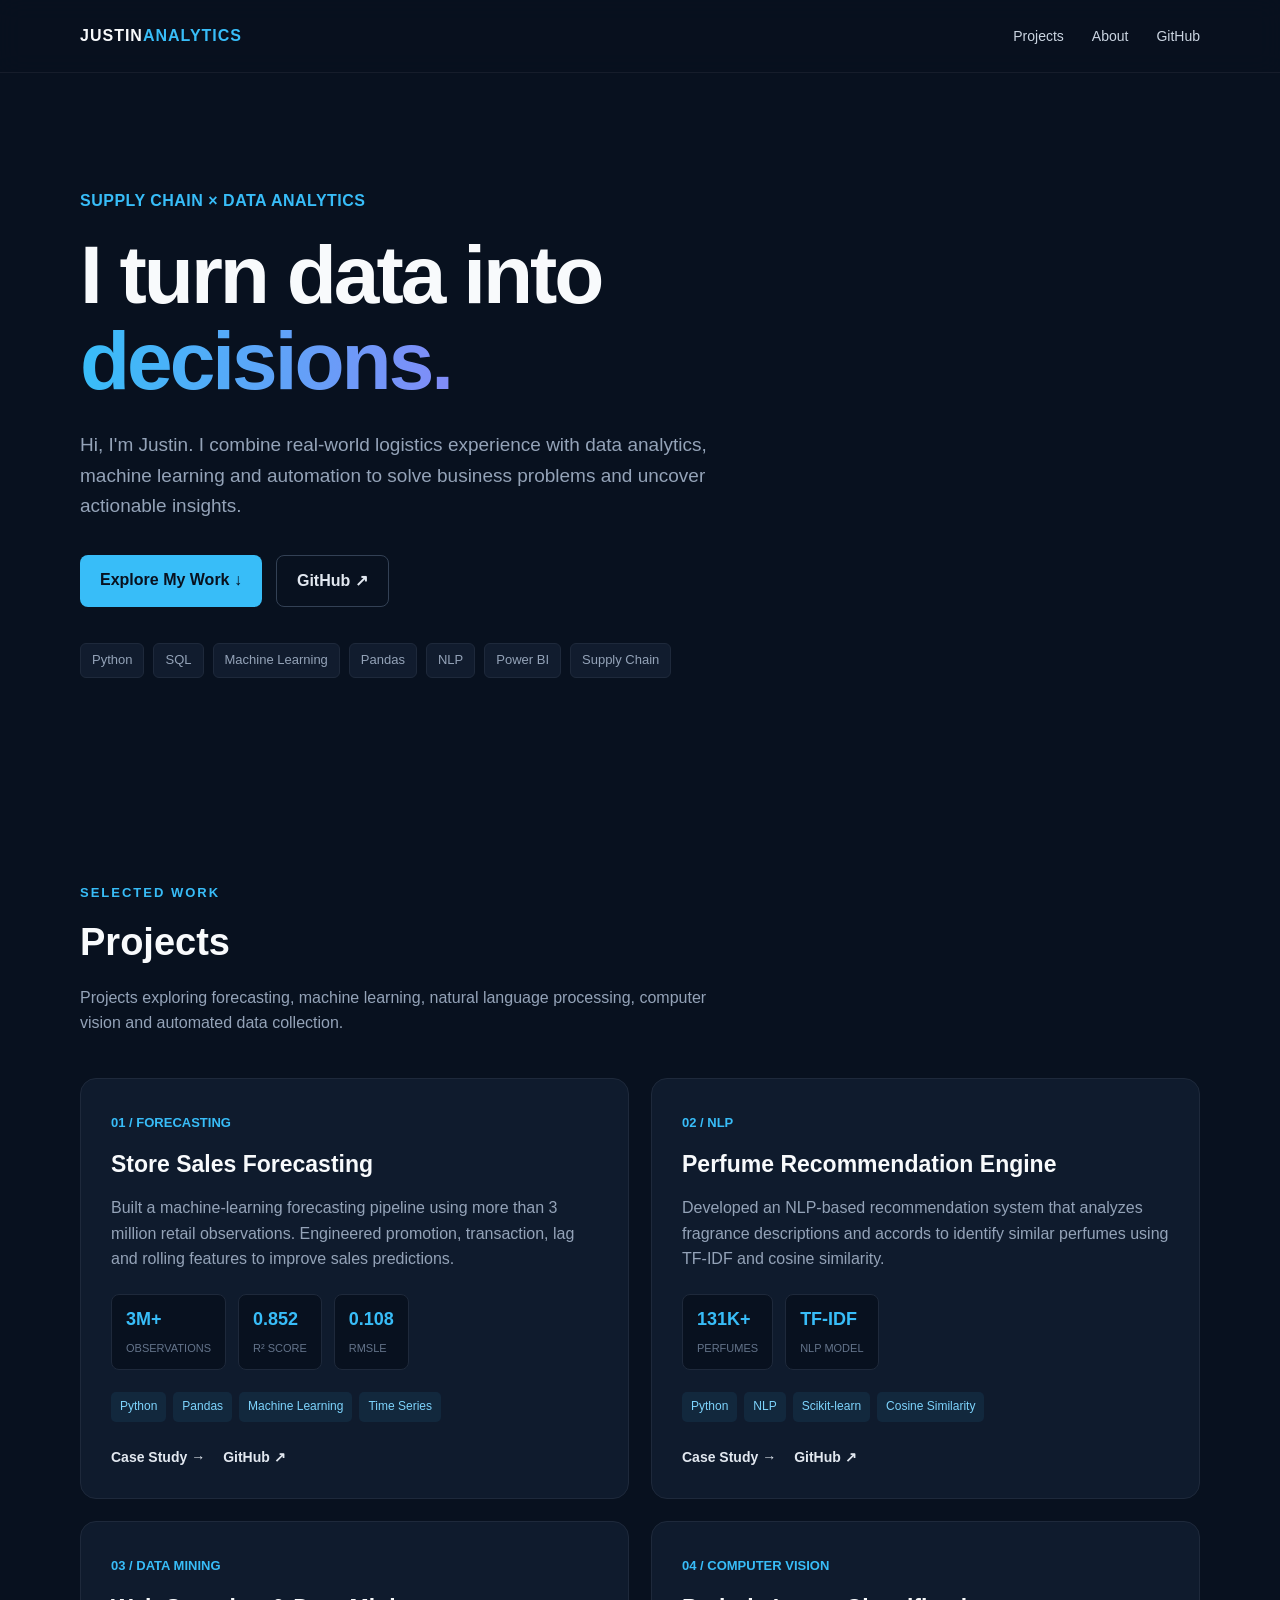
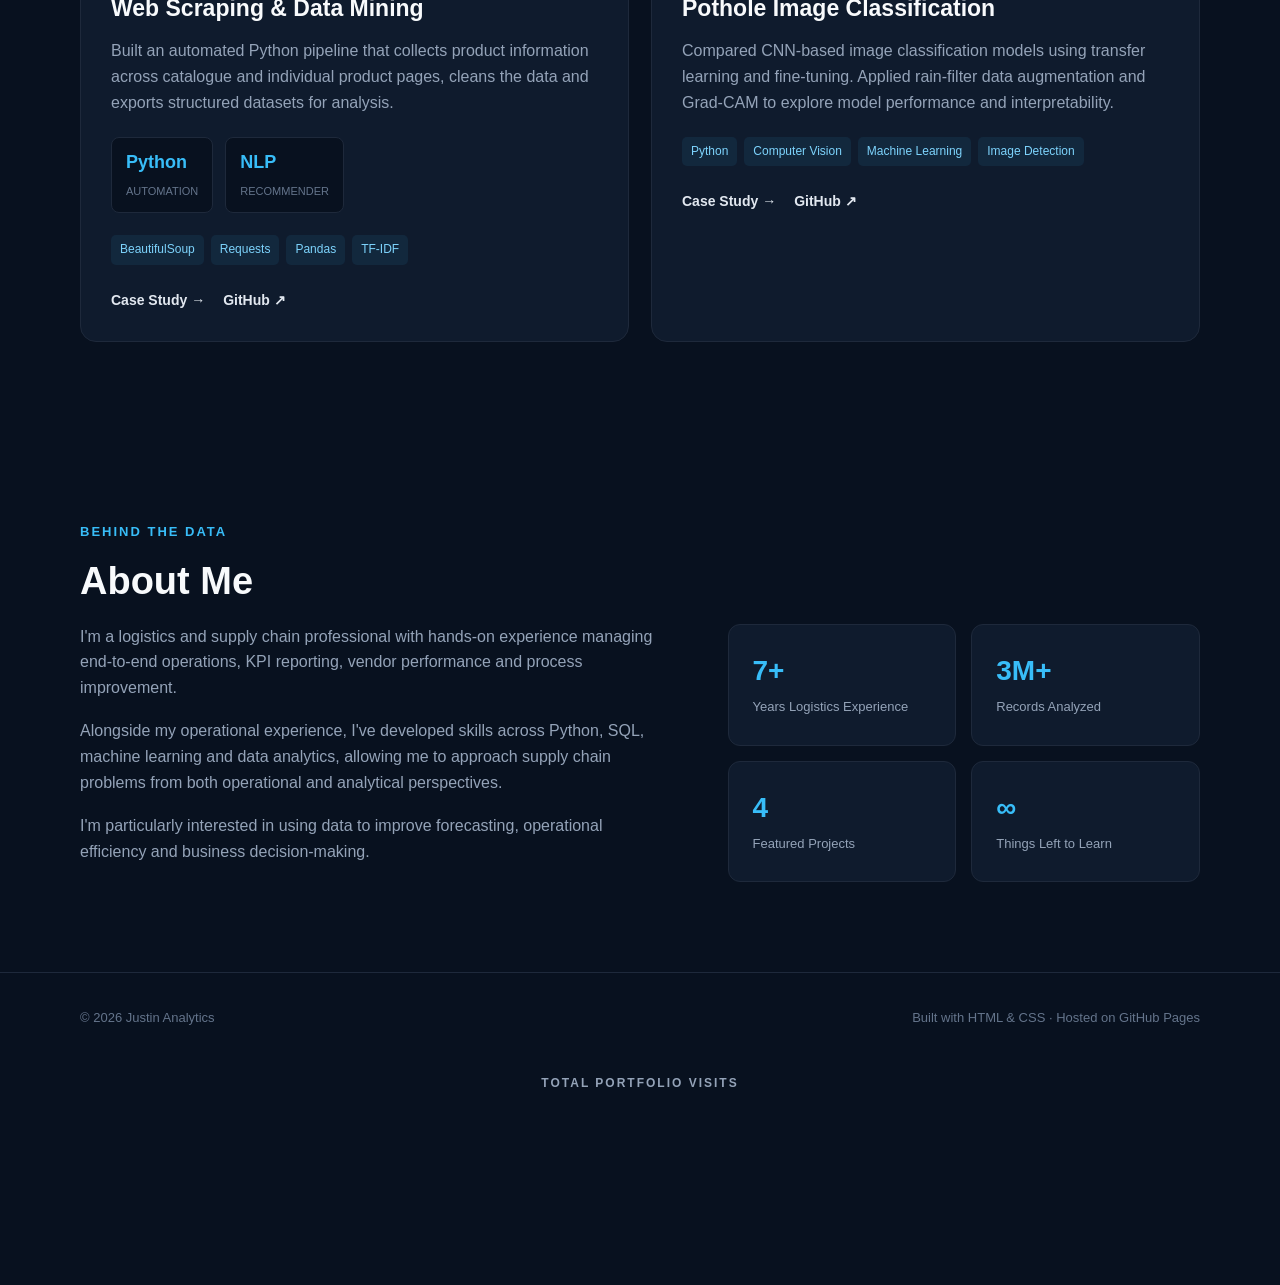
<file: index.html>
<!DOCTYPE html>
<html lang="en">

<head>
    <meta charset="UTF-8">
    <meta name="viewport" content="width=device-width, initial-scale=1.0">

    <meta name="description"
          content="Justin's portfolio showcasing projects in data analytics, machine learning and supply chain.">

    <title>Justin Analytics | Data & Supply Chain</title>

    <link rel="stylesheet" href="style.css">
</head>

<body>

<nav>
    <div class="container nav-container">

        <div class="logo">
            JUSTIN<span>ANALYTICS</span>
        </div>

        <div class="nav-links">
            <a href="#projects">Projects</a>
            <a href="#about">About</a>
            <a href="https://github.com/ShinyDratini"
               target="_blank"
               rel="noopener noreferrer">GitHub</a>
        </div>

    </div>
</nav>


<main>

<section class="hero">

    <div class="container">

        <div class="eyebrow">
            SUPPLY CHAIN × DATA ANALYTICS
        </div>

        <h1>
            I turn data into
            <span class="gradient-text">decisions.</span>
        </h1>

        <p class="hero-description">
            Hi, I'm Justin. I combine real-world logistics experience
            with data analytics, machine learning and automation to
            solve business problems and uncover actionable insights.
        </p>

        <div class="hero-buttons">

            <a href="#projects" class="btn btn-primary">
                Explore My Work ↓
            </a>

            <a href="https://github.com/ShinyDratini"
               target="_blank"
               rel="noopener noreferrer"
               class="btn btn-secondary">
                GitHub ↗
            </a>

        </div>

        <div class="skills">
            <span class="skill">Python</span>
            <span class="skill">SQL</span>
            <span class="skill">Machine Learning</span>
            <span class="skill">Pandas</span>
            <span class="skill">NLP</span>
            <span class="skill">Power BI</span>
            <span class="skill">Supply Chain</span>
        </div>

    </div>

</section>


<section id="projects">

<div class="container">

    <div class="section-label">Selected Work</div>

    <h2 class="section-title">
        Projects
    </h2>

    <p class="section-description">
        Projects exploring forecasting, machine learning,
        natural language processing, computer vision and
        automated data collection.
    </p>


    <div class="project-grid">


        <!-- SALES FORECASTING -->

        <article class="project-card">

            <span class="project-number">01 / FORECASTING</span>

            <h3>Store Sales Forecasting</h3>

            <p>
                Built a machine-learning forecasting pipeline using
                more than 3 million retail observations. Engineered
                promotion, transaction, lag and rolling features to
                improve sales predictions.
            </p>

            <div class="metrics">

                <div class="metric">
                    <strong>3M+</strong>
                    <span>OBSERVATIONS</span>
                </div>

                <div class="metric">
                    <strong>0.852</strong>
                    <span>R² SCORE</span>
                </div>

                <div class="metric">
                    <strong>0.108</strong>
                    <span>RMSLE</span>
                </div>

            </div>

            <div class="tags">
                <span class="tag">Python</span>
                <span class="tag">Pandas</span>
                <span class="tag">Machine Learning</span>
                <span class="tag">Time Series</span>
            </div>

 
            <div class="project-links">

                <a href="projects/sales-forecasting.html">
                    Case Study →
                </a>

                <a href="https://github.com/ShinyDratini/Store-Sales---Time-Series-Forecasting"
                   target="_blank"
                   rel="noopener noreferrer">
                    GitHub ↗
                </a>

            </div>
        </article>


        <!-- PERFUME -->

        <article class="project-card">

            <span class="project-number">02 / NLP</span>

            <h3>Perfume Recommendation Engine</h3>

            <p>
                Developed an NLP-based recommendation system that
                analyzes fragrance descriptions and accords to identify
                similar perfumes using TF-IDF and cosine similarity.
            </p>

            <div class="metrics">

                <div class="metric">
                    <strong>131K+</strong>
                    <span>PERFUMES</span>
                </div>

                <div class="metric">
                    <strong>TF-IDF</strong>
                    <span>NLP MODEL</span>
                </div>

            </div>

            <div class="tags">
                <span class="tag">Python</span>
                <span class="tag">NLP</span>
                <span class="tag">Scikit-learn</span>
                <span class="tag">Cosine Similarity</span>
            </div>

            <div class="project-links">

                <a href="projects/fragrance-recommender.html">
                    Case Study →
                </a>

                <a href="https://github.com/ShinyDratini/Fragrantica-Perfume-Recommender"
                   target="_blank"
                   rel="noopener noreferrer">
                    GitHub ↗
                </a>

            </div>
        </article>


        <!-- WEB SCRAPING -->

        <article class="project-card">

            <span class="project-number">03 / DATA MINING</span>

            <h3>Web Scraping & Data Mining</h3>

            <p>
                Built an automated Python pipeline that collects product
                information across catalogue and individual product pages,
                cleans the data and exports structured datasets for analysis.
            </p>

            <div class="metrics">

                <div class="metric">
                    <strong>Python</strong>
                    <span>AUTOMATION</span>
                </div>

                <div class="metric">
                    <strong>NLP</strong>
                    <span>RECOMMENDER</span>
                </div>

            </div>

            <div class="tags">
                <span class="tag">BeautifulSoup</span>
                <span class="tag">Requests</span>
                <span class="tag">Pandas</span>
                <span class="tag">TF-IDF</span>
            </div>

            <div class="project-links">

                <a href="projects/web-scraping.html">
                    Case Study →
                </a>

                <a href="https://github.com/ShinyDratini/web-scraping-data-mining"
                   target="_blank"
                   rel="noopener noreferrer">
                    GitHub ↗
                </a>

            </div>

        </article>


        <!-- POTHOLE -->

        <article class="project-card">

            <span class="project-number">04 / COMPUTER VISION</span>

            <h3>Pothole Image Classification</h3>

            <p>
                Compared CNN-based image classification models
                using transfer learning and fine-tuning.
                Applied rain-filter data augmentation and
                Grad-CAM to explore model performance
                and interpretability.
            </p>

            <div class="tags">
                <span class="tag">Python</span>
                <span class="tag">Computer Vision</span>
                <span class="tag">Machine Learning</span>
                <span class="tag">Image Detection</span>
            </div>

            <div class="project-links">

                <a href="projects/pothole-detection.html">
                    Case Study →
                </a>

                <a href="https://github.com/ShinyDratini/pothole-detection-computer-vision"
                   target="_blank"
                   rel="noopener noreferrer">
                    GitHub ↗
                </a>

            </div>

        </article>


    </div>

</div>

</section>


<section id="about">

<div class="container">

    <div class="section-label">Behind the Data</div>

    <h2 class="section-title">
        About Me
    </h2>


    <div class="about-grid">

        <div class="about-text">

            <p>
                I'm a logistics and supply chain professional with
                hands-on experience managing end-to-end operations,
                KPI reporting, vendor performance and process improvement.
            </p>

            <p>
                Alongside my operational experience, I've developed
                skills across Python, SQL, machine learning and data
                analytics, allowing me to approach supply chain problems
                from both operational and analytical perspectives.
            </p>

            <p>
                I'm particularly interested in using data to improve
                forecasting, operational efficiency and business
                decision-making.
            </p>

        </div>


        <div class="about-stats">

            <div class="stat">
                <strong>7+</strong>
                <span>Years Logistics Experience</span>
            </div>

            <div class="stat">
                <strong>3M+</strong>
                <span>Records Analyzed</span>
            </div>

            <div class="stat">
                <strong>4</strong>
                <span>Featured Projects</span>
            </div>

            <div class="stat">
                <strong>∞</strong>
                <span>Things Left to Learn</span>
            </div>

        </div>

    </div>

</div>

</section>

</main>


<footer>

    <div class="container footer-content">

        <span>© 2026 Justin Analytics</span>

        <span>
            Built with HTML & CSS · Hosted on GitHub Pages
        </span>

    </div>
    <div class="visitor-counter">

        <span class="visitor-label">
            TOTAL PORTFOLIO VISITS
        </span>

        <div id="portfolio-visit-count">
          <iframe
              src="https://justinanalytics.goatcounter.com/counter/TOTAL.html?no_branding=1"
              title="Total portfolio visits"
              loading="lazy">
          </iframe>
</div>

    </div>
</footer>  
<!-- GoatCounter pageview tracking -->

<script
    data-goatcounter="https://justinanalytics.goatcounter.com/count"
    async
    src="https://gc.zgo.at/count.js">
</script>
</body>
</html>
</file>
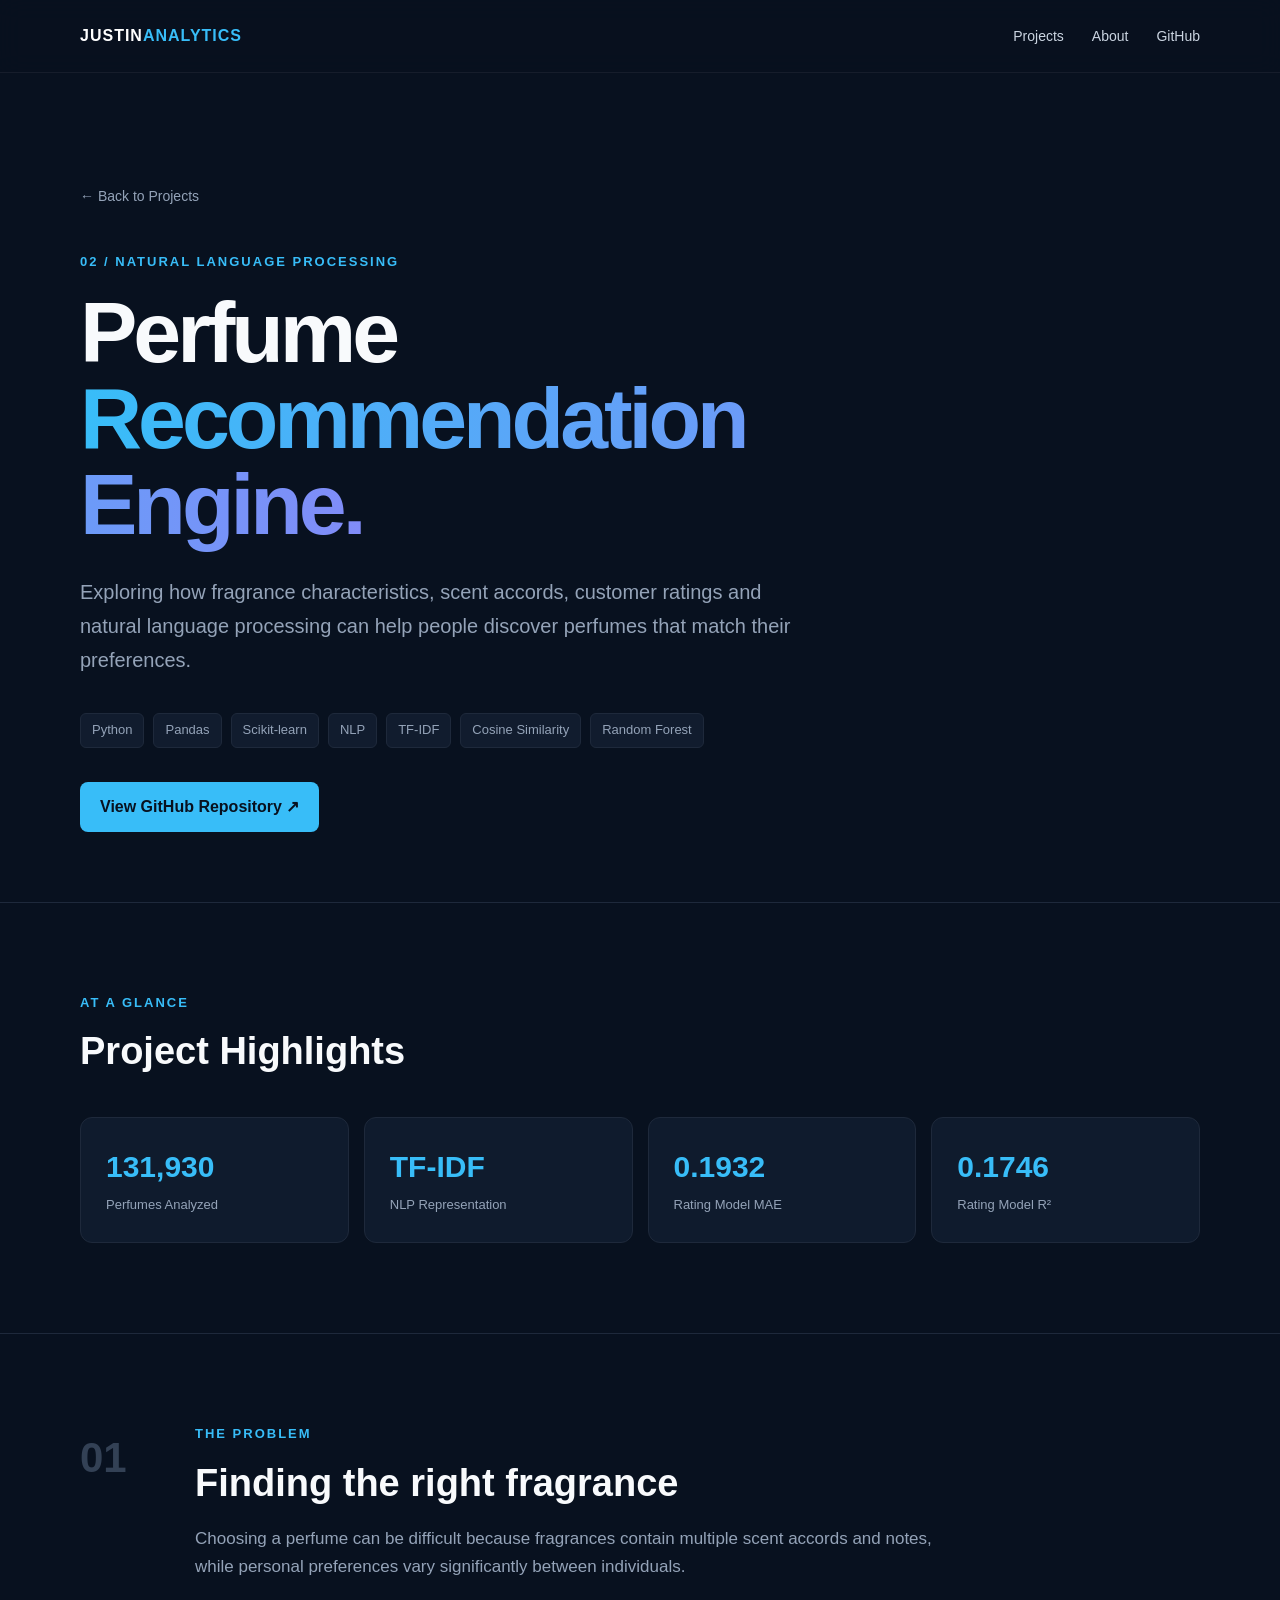
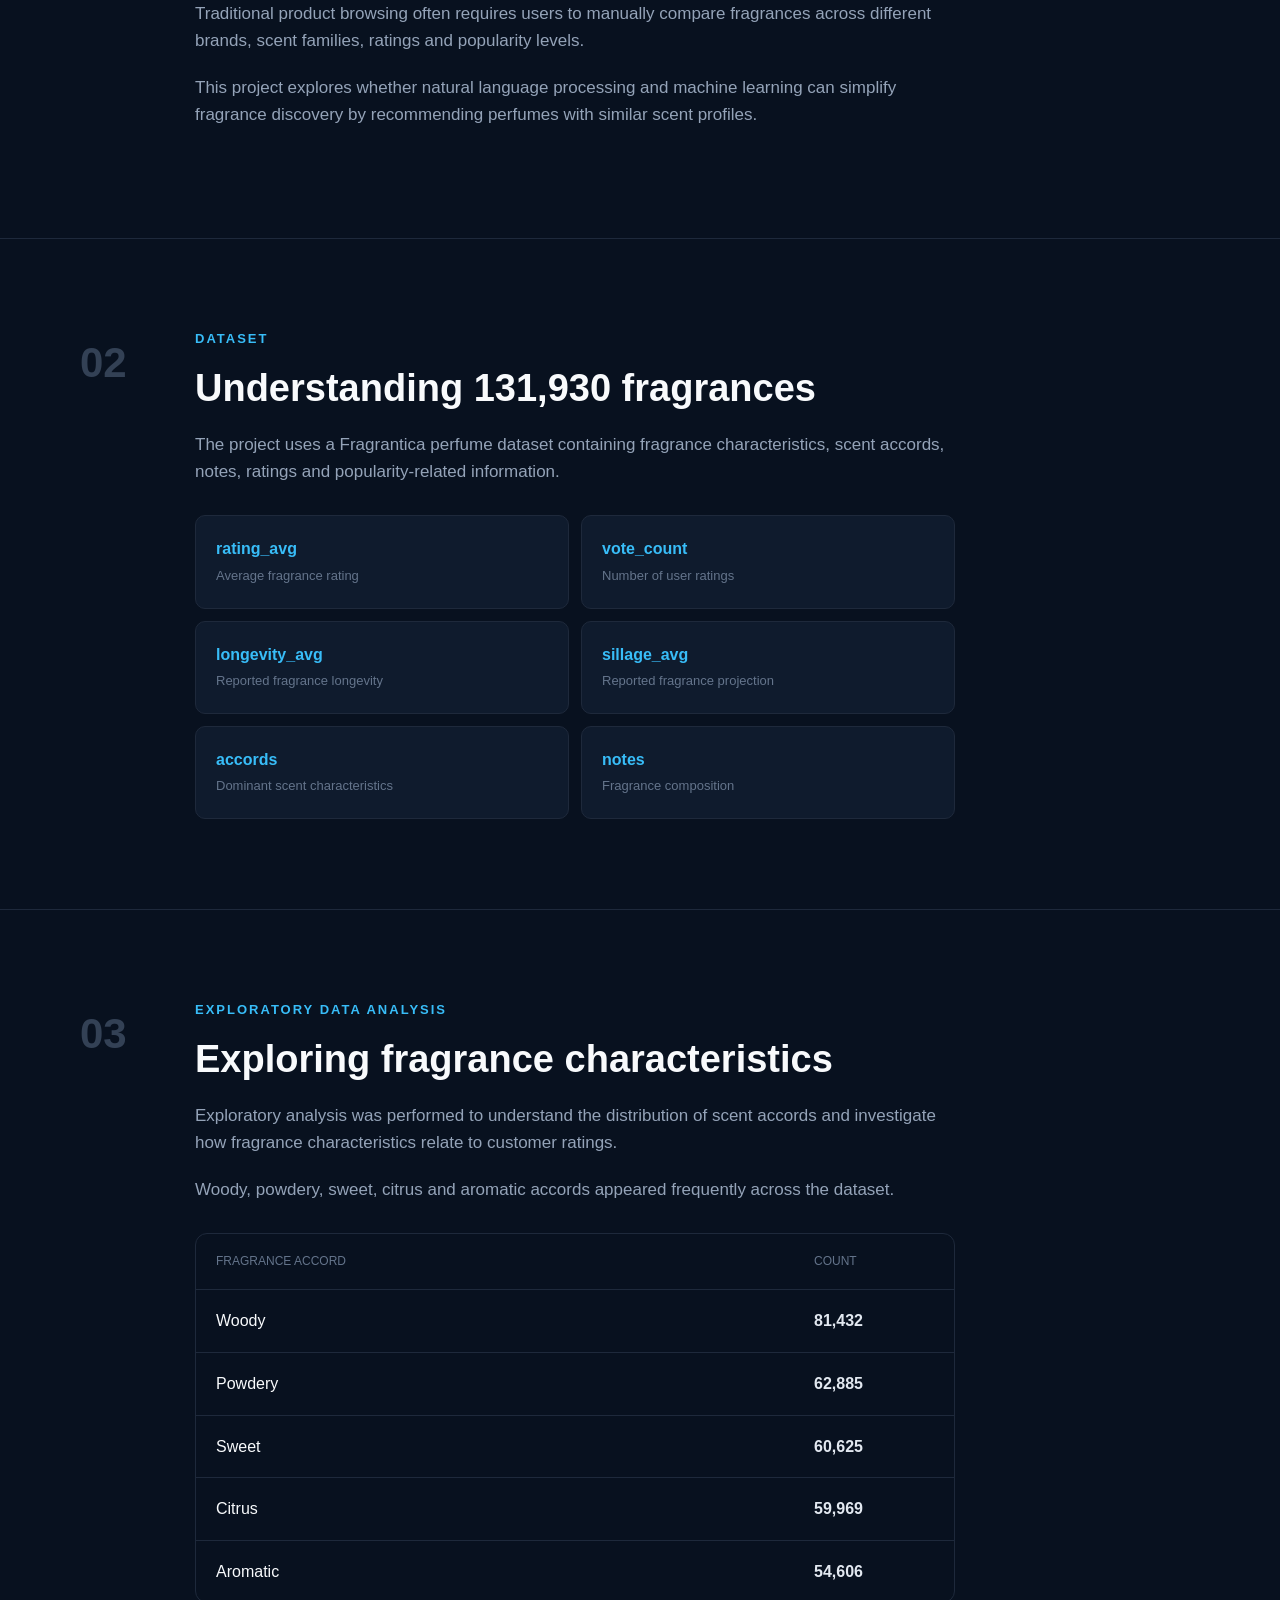
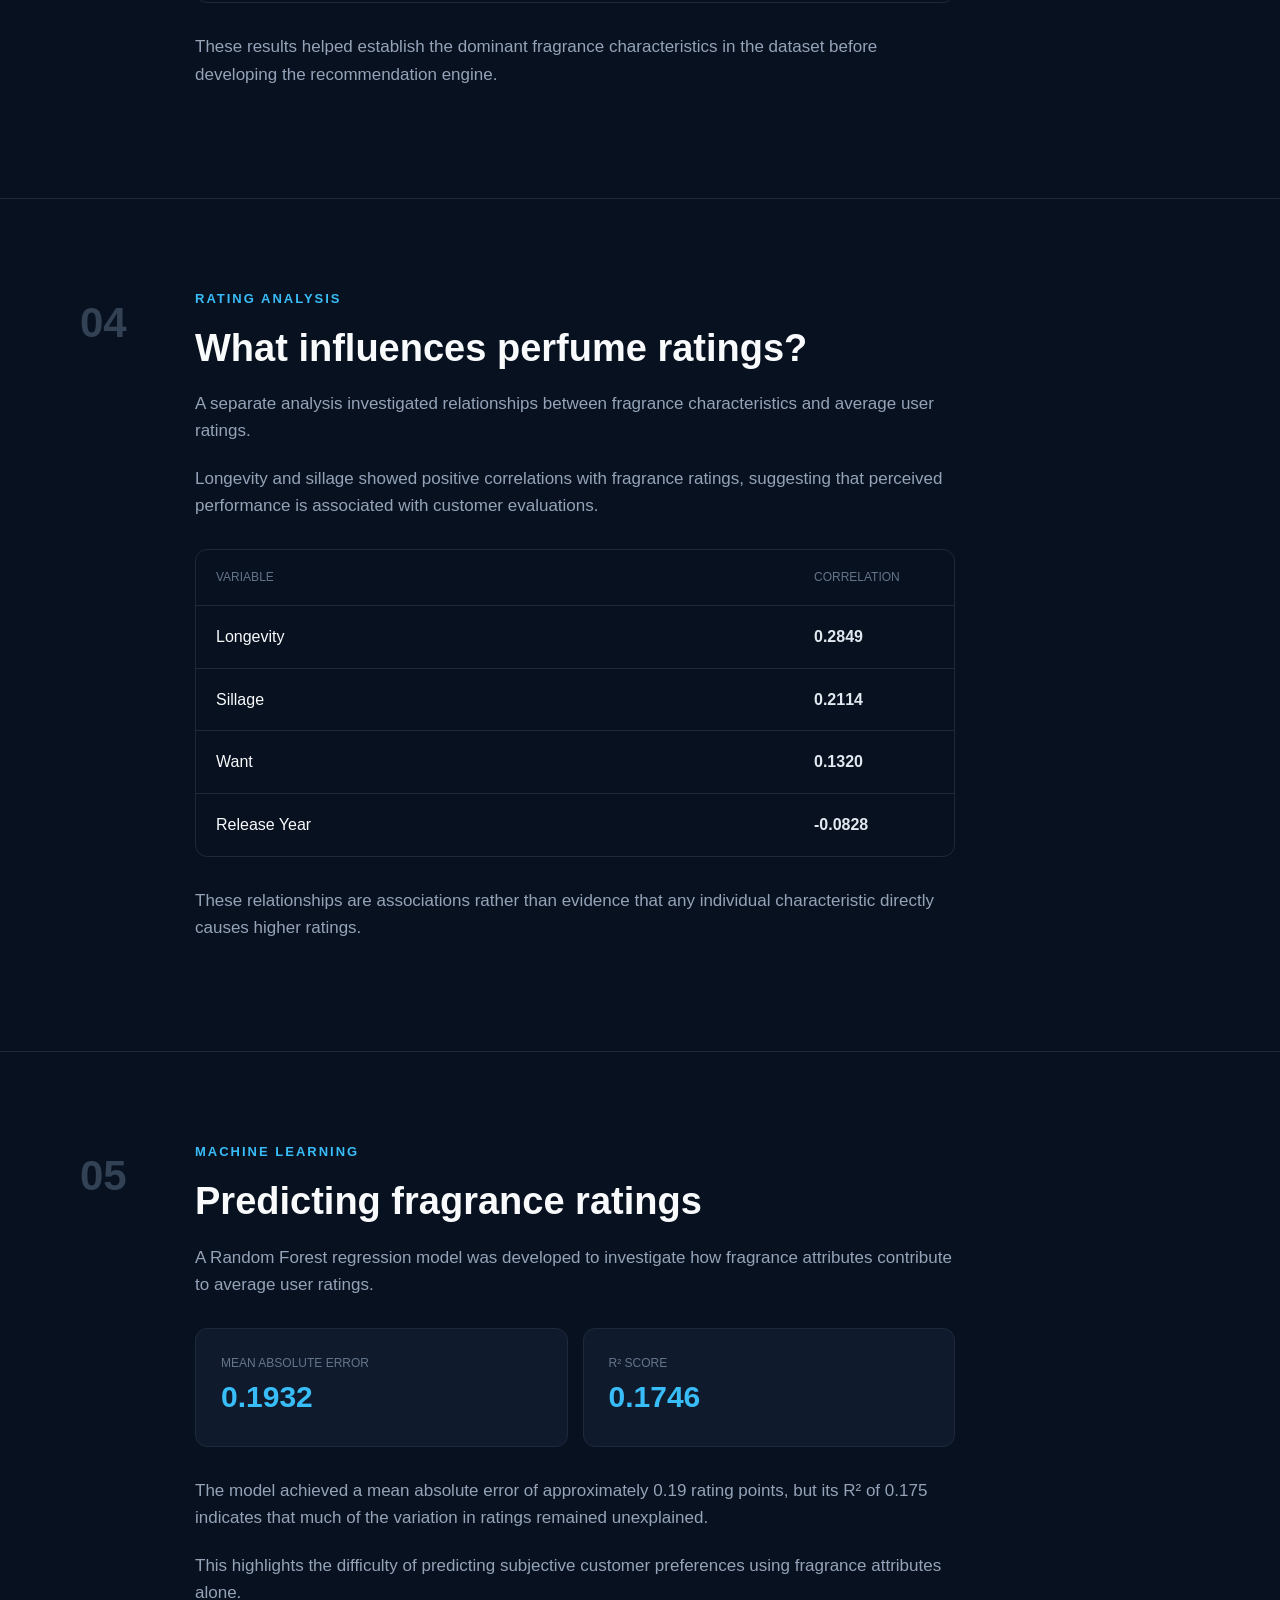
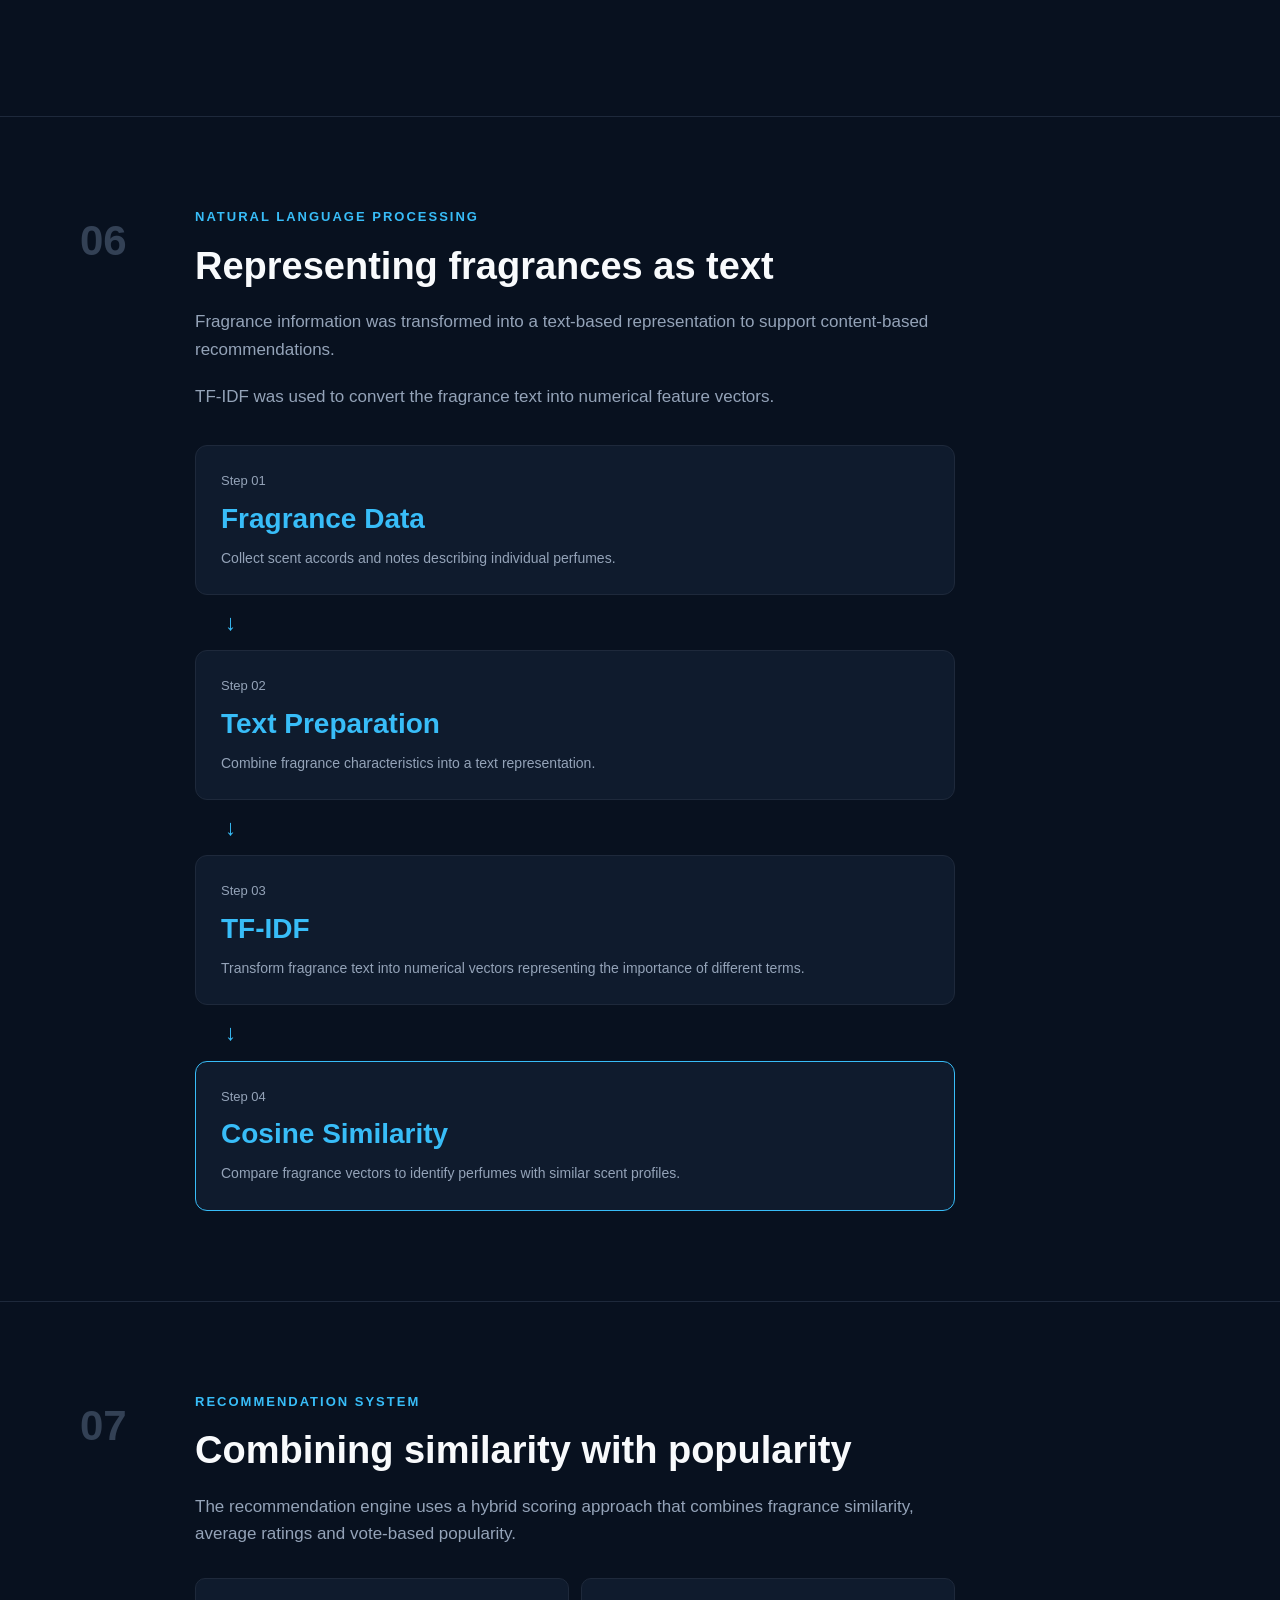
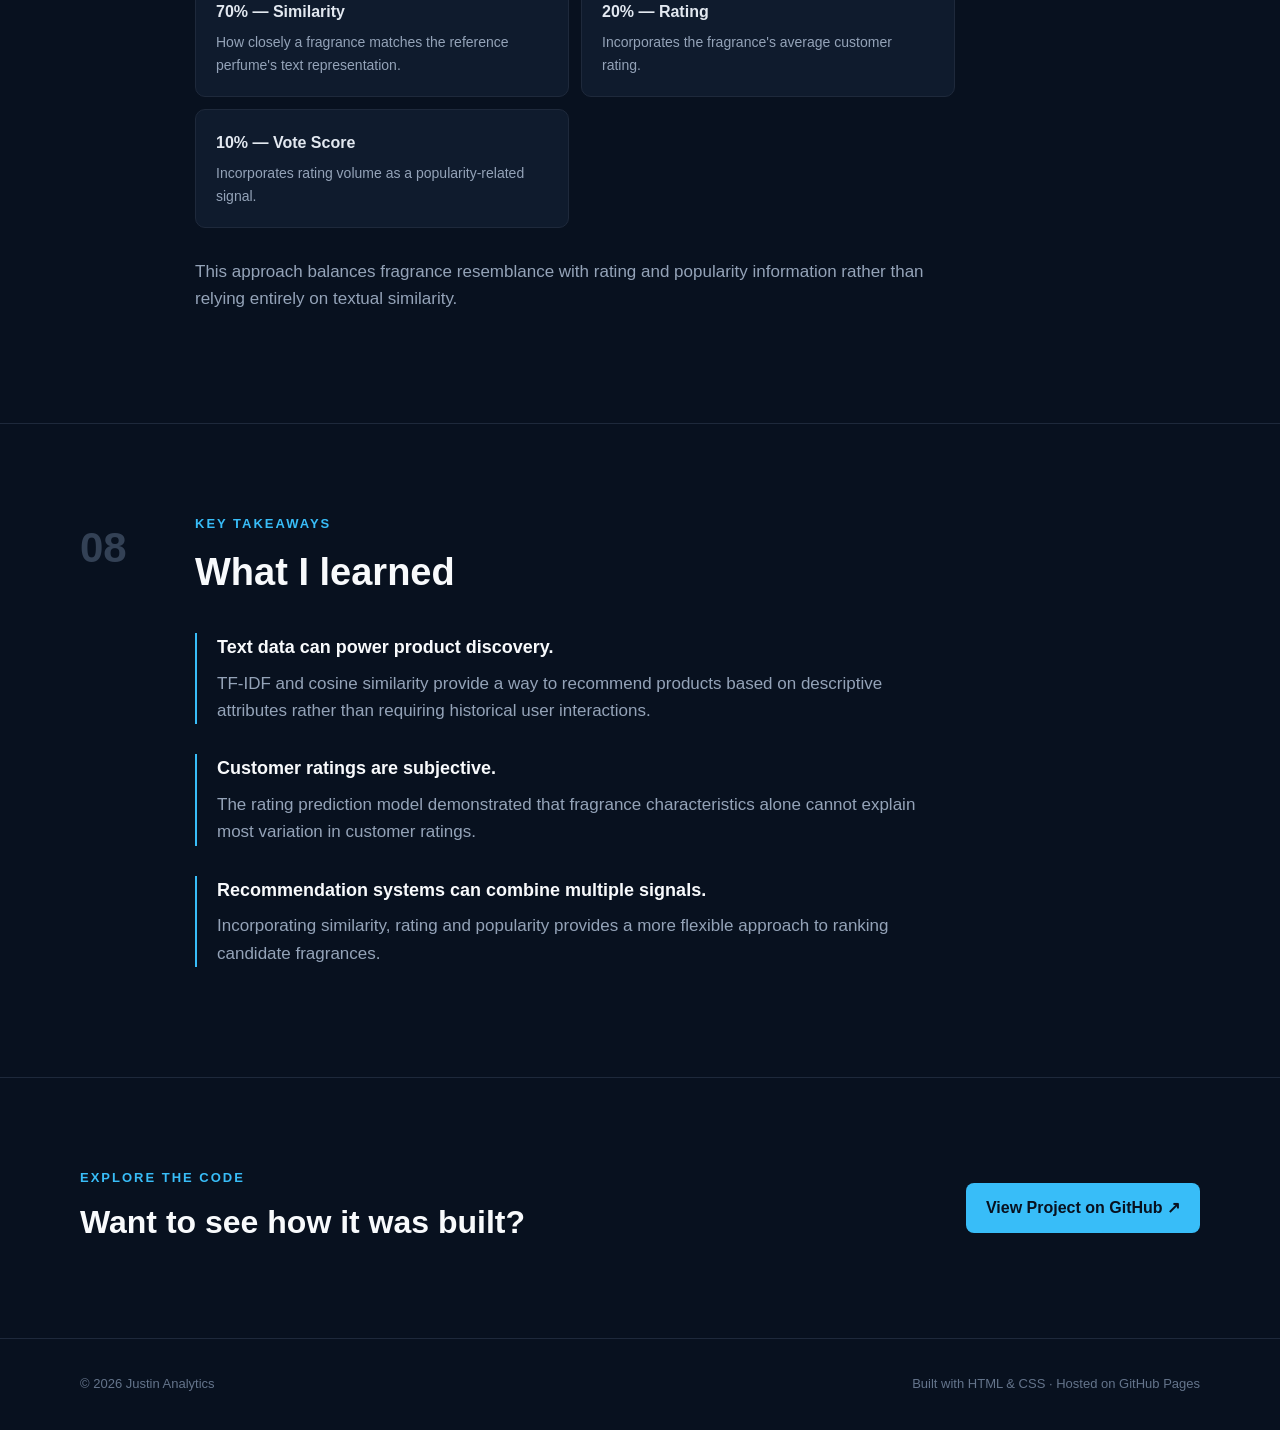
<file: projects/fragrance-recommender.html>
<!DOCTYPE html>
<html lang="en">

<head>
    <meta charset="UTF-8">
    <meta name="viewport" content="width=device-width, initial-scale=1.0">

    <meta name="description"
          content="Fragrantica Perfume Recommendation Engine case study by Justin Analytics.">

    <title>Perfume Recommendation Engine | Justin Analytics</title>

    <link rel="stylesheet" href="../style.css">
</head>
<!-- GoatCounter pageview tracking -->

<script
    data-goatcounter="https://justinanalytics.goatcounter.com/count"
    async
    src="https://gc.zgo.at/count.js">
</script>
<body>

<!-- NAVIGATION -->

<nav>
    <div class="container nav-container">

        <a href="../index.html" class="logo"
           style="text-decoration:none; color:white;">
            JUSTIN<span>ANALYTICS</span>
        </a>

        <div class="nav-links">
            <a href="../index.html#projects">Projects</a>
            <a href="../index.html#about">About</a>
            <a href="https://github.com/ShinyDratini"
               target="_blank"
               rel="noopener noreferrer">
                GitHub
            </a>
        </div>

    </div>
</nav>

<main>

<!-- PROJECT HERO -->

<section class="case-hero">

    <div class="container">

        <a href="../index.html#projects" class="back-link">
            ← Back to Projects
        </a>

        <div class="section-label">
            02 / NATURAL LANGUAGE PROCESSING
        </div>

        <h1 class="case-title">
            Perfume
            <span class="gradient-text">Recommendation Engine.</span>
        </h1>

        <p class="case-intro">
            Exploring how fragrance characteristics, scent accords,
            customer ratings and natural language processing can
            help people discover perfumes that match their preferences.
        </p>

        <div class="skills">
            <span class="skill">Python</span>
            <span class="skill">Pandas</span>
            <span class="skill">Scikit-learn</span>
            <span class="skill">NLP</span>
            <span class="skill">TF-IDF</span>
            <span class="skill">Cosine Similarity</span>
            <span class="skill">Random Forest</span>
        </div>

        <div class="hero-buttons">

            <a href="https://github.com/ShinyDratini/Fragrantica-Perfume-Recommender"
               target="_blank"
               rel="noopener noreferrer"
               class="btn btn-primary">
                View GitHub Repository ↗
            </a>

        </div>

    </div>

</section>


<!-- KEY RESULTS -->

<section class="case-section">

    <div class="container">

        <div class="section-label">
            At a Glance
        </div>

        <h2 class="section-title">
            Project Highlights
        </h2>

        <div class="case-metrics">

            <div class="case-metric">
                <strong>131,930</strong>
                <span>Perfumes Analyzed</span>
            </div>

            <div class="case-metric">
                <strong>TF-IDF</strong>
                <span>NLP Representation</span>
            </div>

            <div class="case-metric">
                <strong>0.1932</strong>
                <span>Rating Model MAE</span>
            </div>

            <div class="case-metric">
                <strong>0.1746</strong>
                <span>Rating Model R²</span>
            </div>

        </div>

    </div>

</section>


<!-- PROBLEM -->

<section class="case-section">

    <div class="container case-content">

        <div class="case-number">01</div>

        <div>

            <div class="section-label">
                The Problem
            </div>

            <h2 class="section-title">
                Finding the right fragrance
            </h2>

            <p>
                Choosing a perfume can be difficult because fragrances
                contain multiple scent accords and notes, while personal
                preferences vary significantly between individuals.
            </p>

            <p>
                Traditional product browsing often requires users to
                manually compare fragrances across different brands,
                scent families, ratings and popularity levels.
            </p>

            <p>
                This project explores whether natural language processing
                and machine learning can simplify fragrance discovery
                by recommending perfumes with similar scent profiles.
            </p>

        </div>

    </div>

</section>


<!-- DATASET -->

<section class="case-section">

    <div class="container case-content">

        <div class="case-number">02</div>

        <div>

            <div class="section-label">
                Dataset
            </div>

            <h2 class="section-title">
                Understanding 131,930 fragrances
            </h2>

            <p>
                The project uses a Fragrantica perfume dataset containing
                fragrance characteristics, scent accords, notes,
                ratings and popularity-related information.
            </p>

            <div class="data-grid">

                <div>
                    <strong>rating_avg</strong>
                    <span>Average fragrance rating</span>
                </div>

                <div>
                    <strong>vote_count</strong>
                    <span>Number of user ratings</span>
                </div>

                <div>
                    <strong>longevity_avg</strong>
                    <span>Reported fragrance longevity</span>
                </div>

                <div>
                    <strong>sillage_avg</strong>
                    <span>Reported fragrance projection</span>
                </div>

                <div>
                    <strong>accords</strong>
                    <span>Dominant scent characteristics</span>
                </div>

                <div>
                    <strong>notes</strong>
                    <span>Fragrance composition</span>
                </div>

            </div>

        </div>

    </div>

</section>


<!-- EXPLORATORY ANALYSIS -->

<section class="case-section">

    <div class="container case-content">

        <div class="case-number">03</div>

        <div>

            <div class="section-label">
                Exploratory Data Analysis
            </div>

            <h2 class="section-title">
                Exploring fragrance characteristics
            </h2>

            <p>
                Exploratory analysis was performed to understand the
                distribution of scent accords and investigate how
                fragrance characteristics relate to customer ratings.
            </p>

            <p>
                Woody, powdery, sweet, citrus and aromatic accords
                appeared frequently across the dataset.
            </p>

            <div class="model-table">

                <div class="model-row model-header">
                    <span>Fragrance Accord</span>
                    <span>Count</span>
                </div>

                <div class="model-row">
                    <span>Woody</span>
                    <strong>81,432</strong>
                </div>

                <div class="model-row">
                    <span>Powdery</span>
                    <strong>62,885</strong>
                </div>

                <div class="model-row">
                    <span>Sweet</span>
                    <strong>60,625</strong>
                </div>

                <div class="model-row">
                    <span>Citrus</span>
                    <strong>59,969</strong>
                </div>

                <div class="model-row">
                    <span>Aromatic</span>
                    <strong>54,606</strong>
                </div>

            </div>

            <p style="margin-top:30px;">
                These results helped establish the dominant fragrance
                characteristics in the dataset before developing the
                recommendation engine.
            </p>

        </div>

    </div>

</section>


<!-- RATING DRIVERS -->

<section class="case-section">

    <div class="container case-content">

        <div class="case-number">04</div>

        <div>

            <div class="section-label">
                Rating Analysis
            </div>

            <h2 class="section-title">
                What influences perfume ratings?
            </h2>

            <p>
                A separate analysis investigated relationships between
                fragrance characteristics and average user ratings.
            </p>

            <p>
                Longevity and sillage showed positive correlations
                with fragrance ratings, suggesting that perceived
                performance is associated with customer evaluations.
            </p>

            <div class="model-table">

                <div class="model-row model-header">
                    <span>Variable</span>
                    <span>Correlation</span>
                </div>

                <div class="model-row">
                    <span>Longevity</span>
                    <strong>0.2849</strong>
                </div>

                <div class="model-row">
                    <span>Sillage</span>
                    <strong>0.2114</strong>
                </div>

                <div class="model-row">
                    <span>Want</span>
                    <strong>0.1320</strong>
                </div>

                <div class="model-row">
                    <span>Release Year</span>
                    <strong>-0.0828</strong>
                </div>

            </div>

            <p style="margin-top:30px;">
                These relationships are associations rather than
                evidence that any individual characteristic directly
                causes higher ratings.
            </p>

        </div>

    </div>

</section>


<!-- RATING MODEL -->

<section class="case-section">

    <div class="container case-content">

        <div class="case-number">05</div>

        <div>

            <div class="section-label">
                Machine Learning
            </div>

            <h2 class="section-title">
                Predicting fragrance ratings
            </h2>

            <p>
                A Random Forest regression model was developed to
                investigate how fragrance attributes contribute to
                average user ratings.
            </p>

            <div class="results-grid">

                <div>
                    <span>MEAN ABSOLUTE ERROR</span>
                    <strong>0.1932</strong>
                </div>

                <div>
                    <span>R² SCORE</span>
                    <strong>0.1746</strong>
                </div>

            </div>

            <p style="margin-top:30px;">
                The model achieved a mean absolute error of approximately
                0.19 rating points, but its R² of 0.175 indicates that
                much of the variation in ratings remained unexplained.
            </p>

            <p>
                This highlights the difficulty of predicting subjective
                customer preferences using fragrance attributes alone.
            </p>

        </div>

    </div>

</section>


<!-- NLP -->

<section class="case-section">

    <div class="container case-content">

        <div class="case-number">06</div>

        <div>

            <div class="section-label">
                Natural Language Processing
            </div>

            <h2 class="section-title">
                Representing fragrances as text
            </h2>

            <p>
                Fragrance information was transformed into a text-based
                representation to support content-based recommendations.
            </p>

            <p>
                TF-IDF was used to convert the fragrance text into
                numerical feature vectors.
            </p>

            <div class="journey">

                <div class="journey-step">
                    <span>Step 01</span>
                    <strong>Fragrance Data</strong>
                    <p>
                        Collect scent accords and notes describing
                        individual perfumes.
                    </p>
                </div>

                <div class="journey-arrow">↓</div>

                <div class="journey-step">
                    <span>Step 02</span>
                    <strong>Text Preparation</strong>
                    <p>
                        Combine fragrance characteristics into a
                        text representation.
                    </p>
                </div>

                <div class="journey-arrow">↓</div>

                <div class="journey-step">
                    <span>Step 03</span>
                    <strong>TF-IDF</strong>
                    <p>
                        Transform fragrance text into numerical vectors
                        representing the importance of different terms.
                    </p>
                </div>

                <div class="journey-arrow">↓</div>

                <div class="journey-step final-step">
                    <span>Step 04</span>
                    <strong>Cosine Similarity</strong>
                    <p>
                        Compare fragrance vectors to identify perfumes
                        with similar scent profiles.
                    </p>
                </div>

            </div>

        </div>

    </div>

</section>


<!-- HYBRID RECOMMENDER -->

<section class="case-section">

    <div class="container case-content">

        <div class="case-number">07</div>

        <div>

            <div class="section-label">
                Recommendation System
            </div>

            <h2 class="section-title">
                Combining similarity with popularity
            </h2>

            <p>
                The recommendation engine uses a hybrid scoring
                approach that combines fragrance similarity,
                average ratings and vote-based popularity.
            </p>

            <div class="feature-grid">

                <div class="feature-box">
                    <strong>70% — Similarity</strong>
                    <p>
                        How closely a fragrance matches the
                        reference perfume's text representation.
                    </p>
                </div>

                <div class="feature-box">
                    <strong>20% — Rating</strong>
                    <p>
                        Incorporates the fragrance's average
                        customer rating.
                    </p>
                </div>

                <div class="feature-box">
                    <strong>10% — Vote Score</strong>
                    <p>
                        Incorporates rating volume as a
                        popularity-related signal.
                    </p>
                </div>

            </div>

            <p style="margin-top:30px;">
                This approach balances fragrance resemblance with
                rating and popularity information rather than relying
                entirely on textual similarity.
            </p>

        </div>

    </div>

</section>


<!-- TAKEAWAYS -->

<section class="case-section">

    <div class="container case-content">

        <div class="case-number">08</div>

        <div>

            <div class="section-label">
                Key Takeaways
            </div>

            <h2 class="section-title">
                What I learned
            </h2>

            <div class="takeaway">

                <strong>
                    Text data can power product discovery.
                </strong>

                <p>
                    TF-IDF and cosine similarity provide a way to
                    recommend products based on descriptive attributes
                    rather than requiring historical user interactions.
                </p>

            </div>

            <div class="takeaway">

                <strong>
                    Customer ratings are subjective.
                </strong>

                <p>
                    The rating prediction model demonstrated that
                    fragrance characteristics alone cannot explain
                    most variation in customer ratings.
                </p>

            </div>

            <div class="takeaway">

                <strong>
                    Recommendation systems can combine multiple signals.
                </strong>

                <p>
                    Incorporating similarity, rating and popularity
                    provides a more flexible approach to ranking
                    candidate fragrances.
                </p>

            </div>

        </div>

    </div>

</section>


<!-- END -->

<section class="case-section">

    <div class="container project-end">

        <div>

            <div class="section-label">
                Explore the Code
            </div>

            <h2>
                Want to see how it was built?
            </h2>

        </div>

        <a href="https://github.com/ShinyDratini/Fragrantica-Perfume-Recommender"
           target="_blank"
           rel="noopener noreferrer"
           class="btn btn-primary">
            View Project on GitHub ↗
        </a>

    </div>

</section>

</main>


<footer>

    <div class="container footer-content">

        <span>© 2026 Justin Analytics</span>

        <span>
            Built with HTML & CSS · Hosted on GitHub Pages
        </span>

    </div>

</footer>

</body>
</html>
</file>
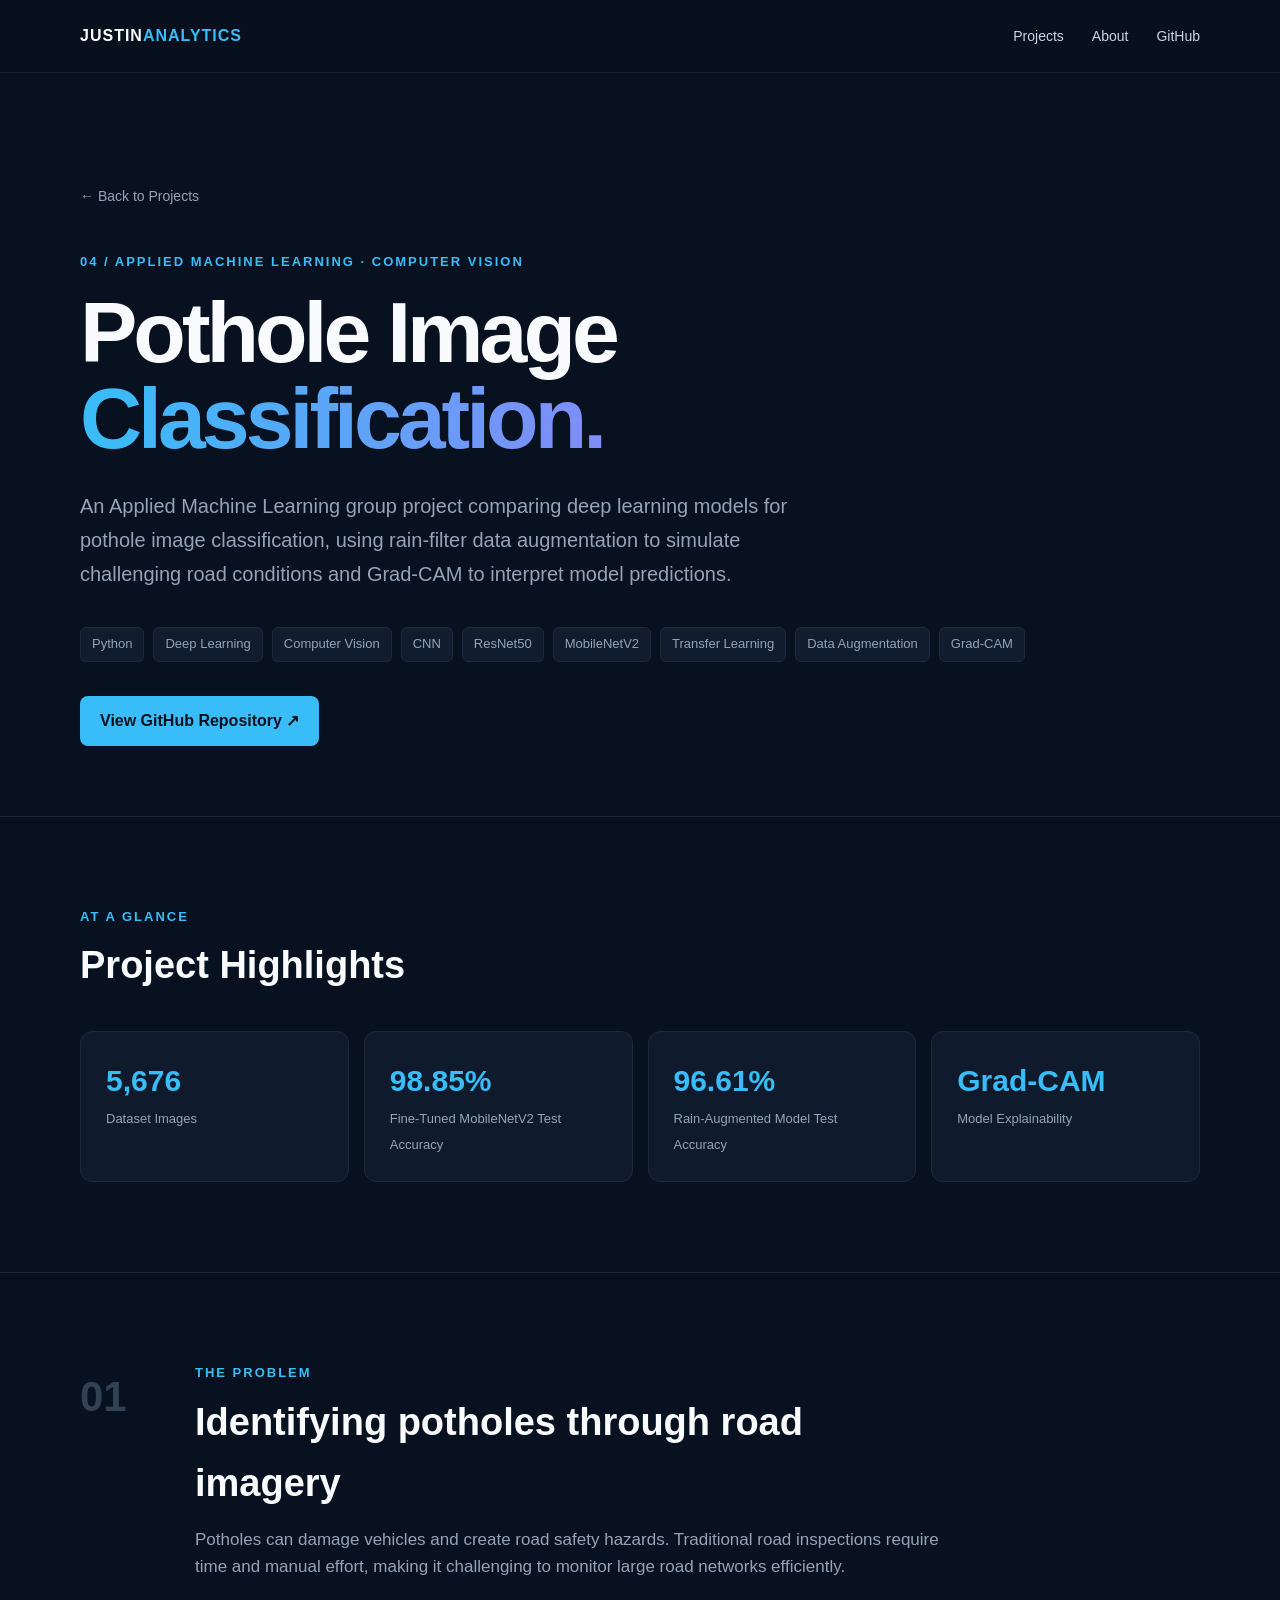
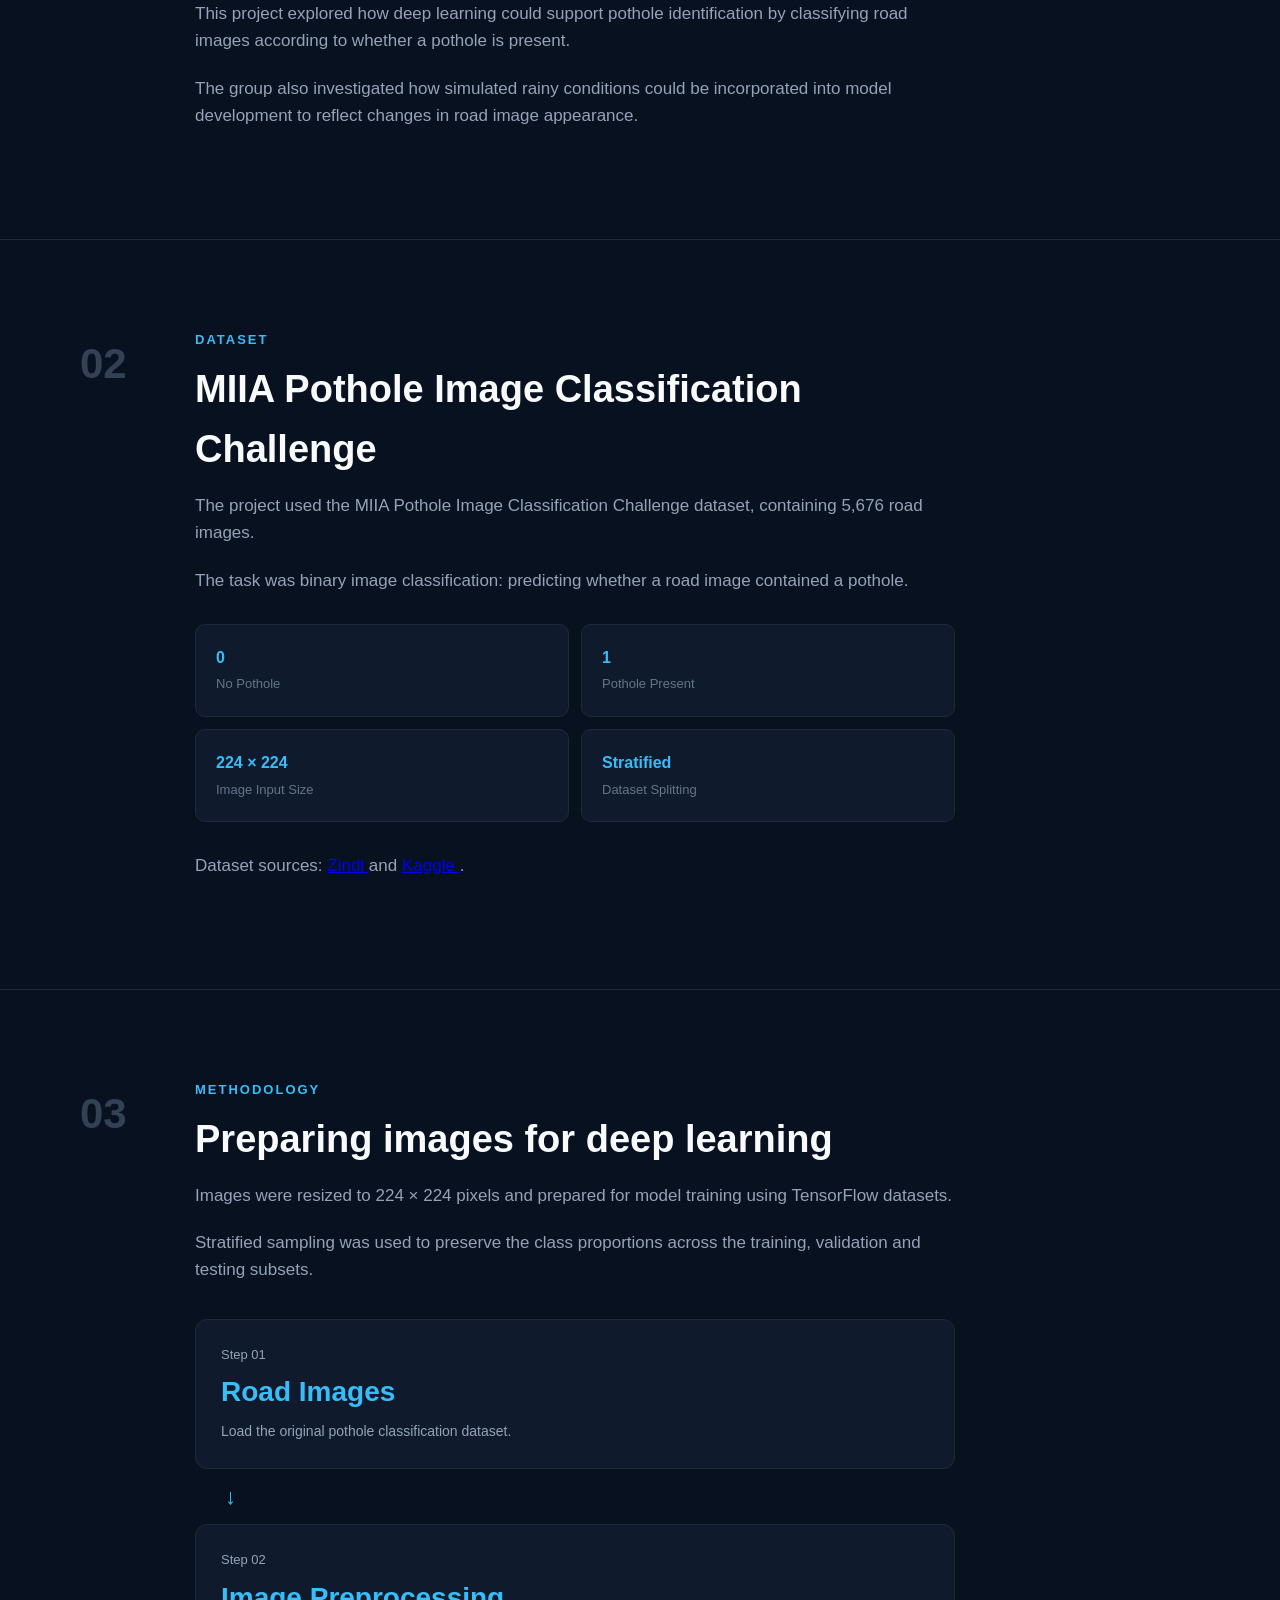
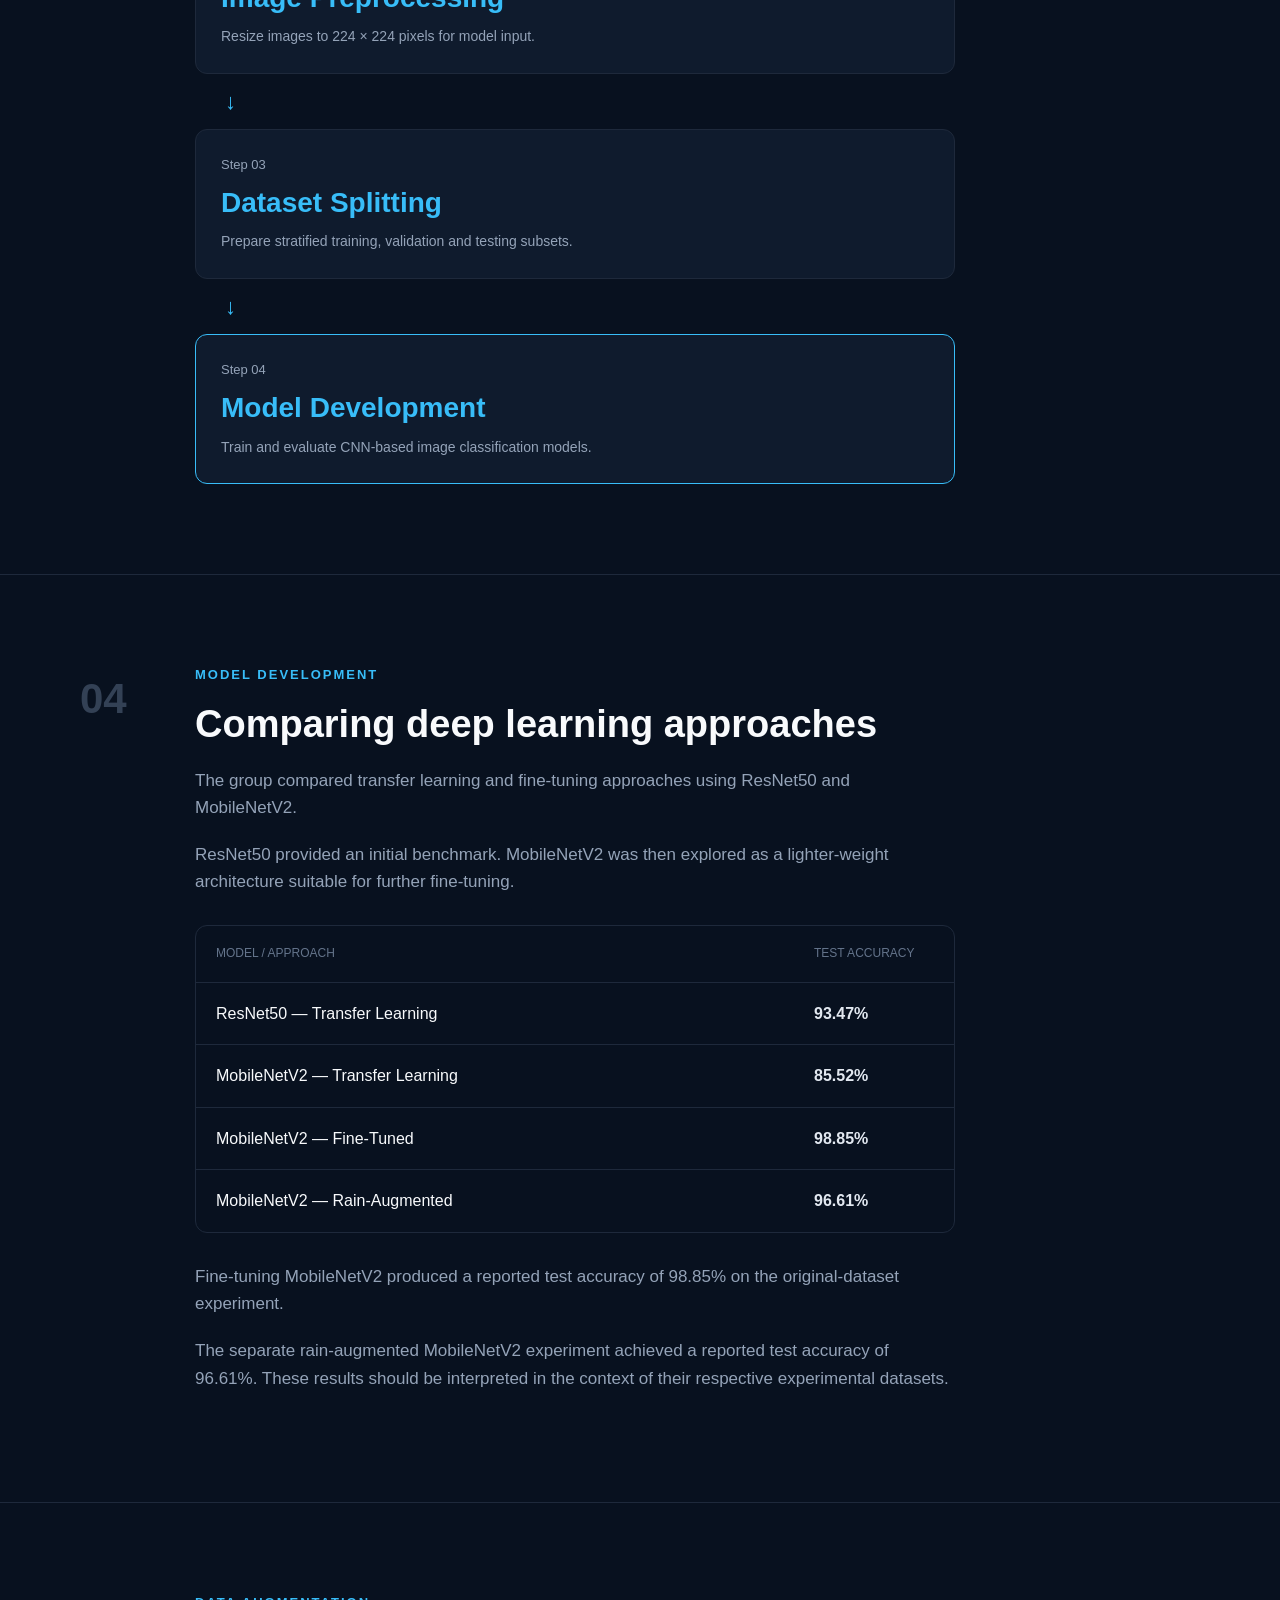
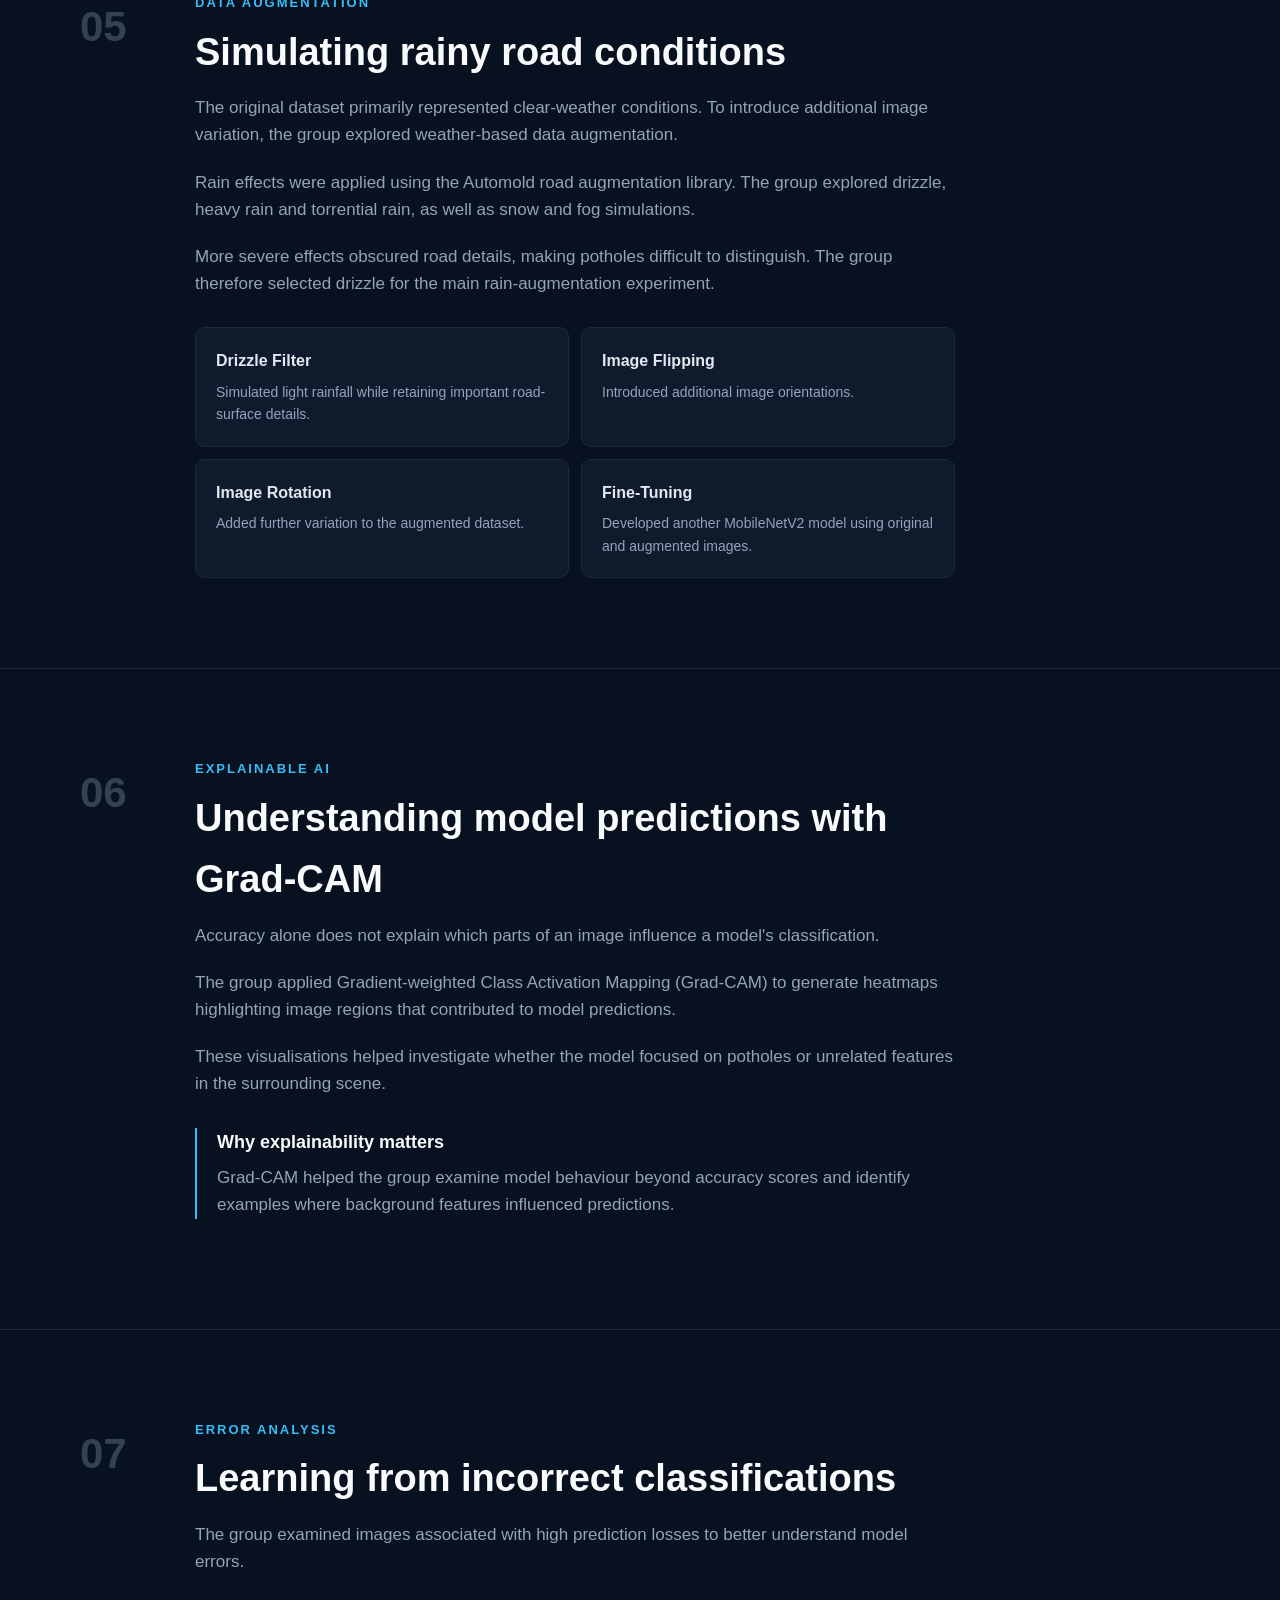
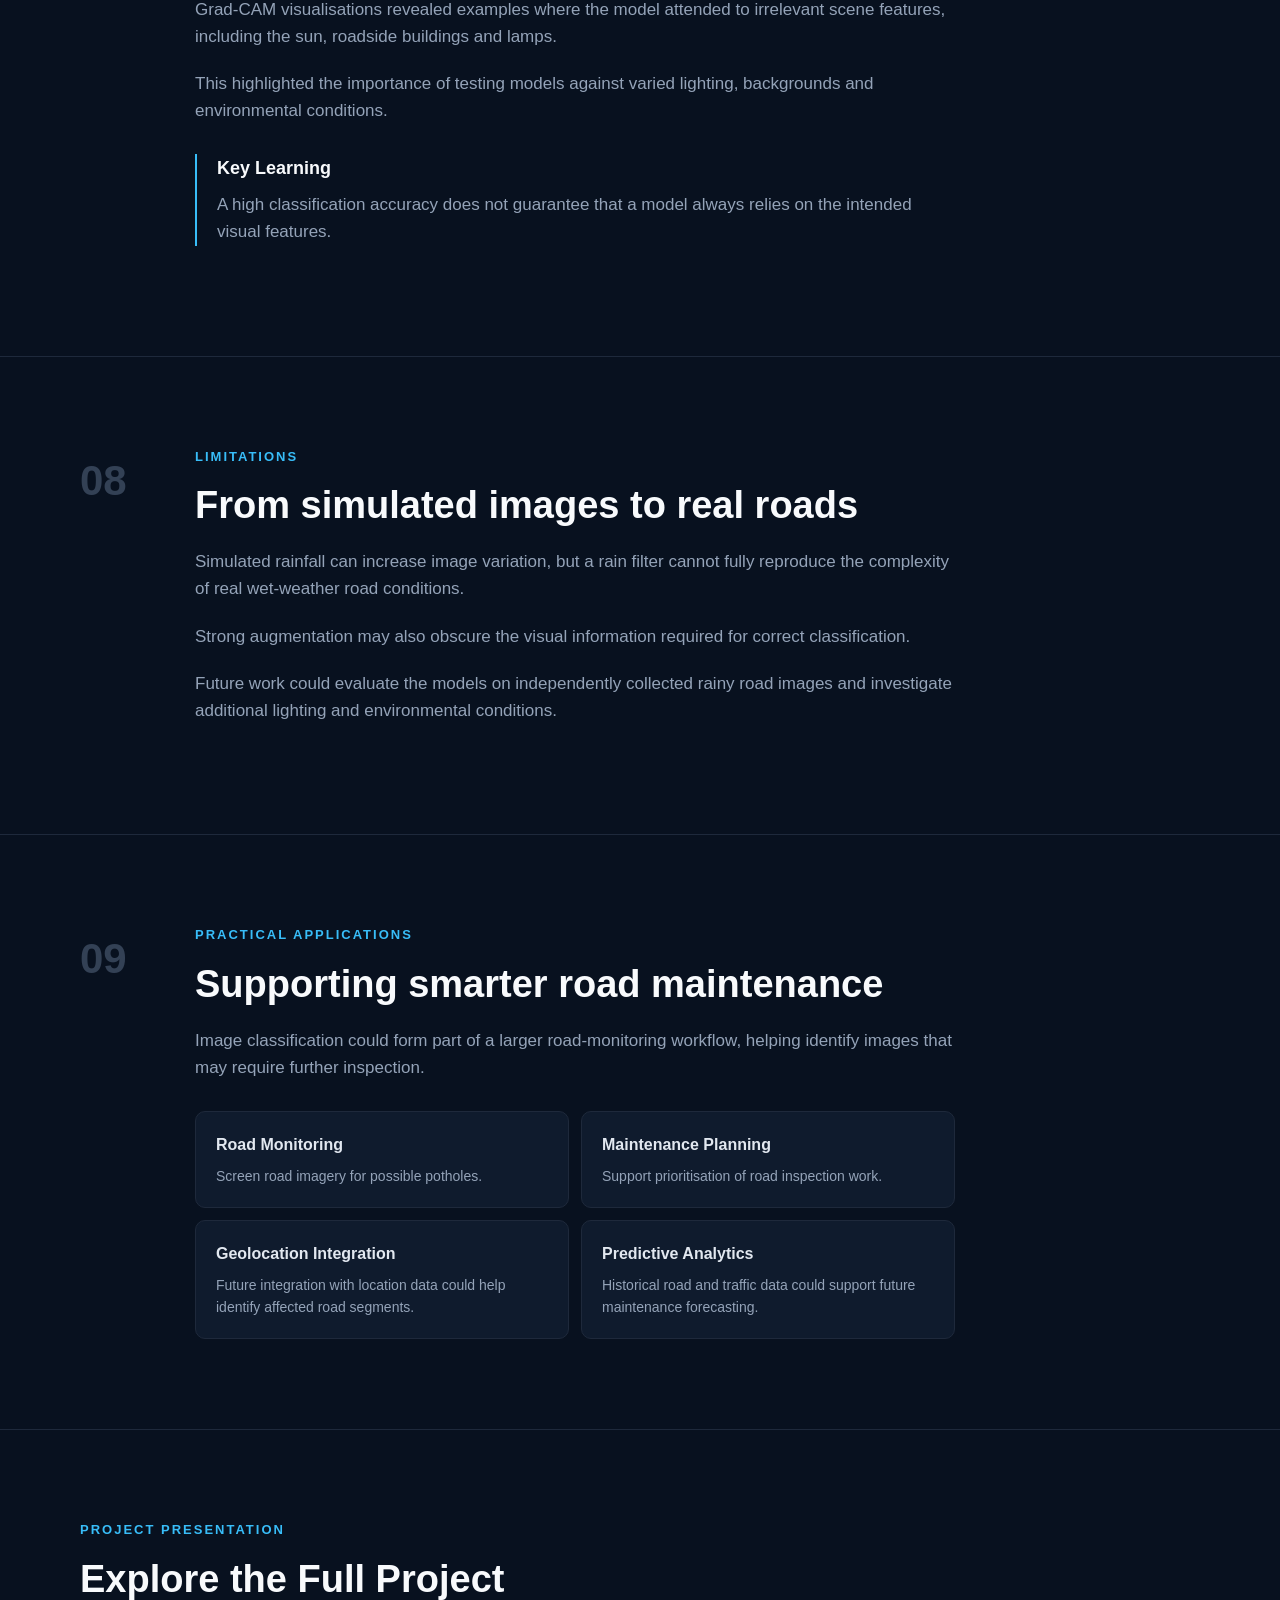
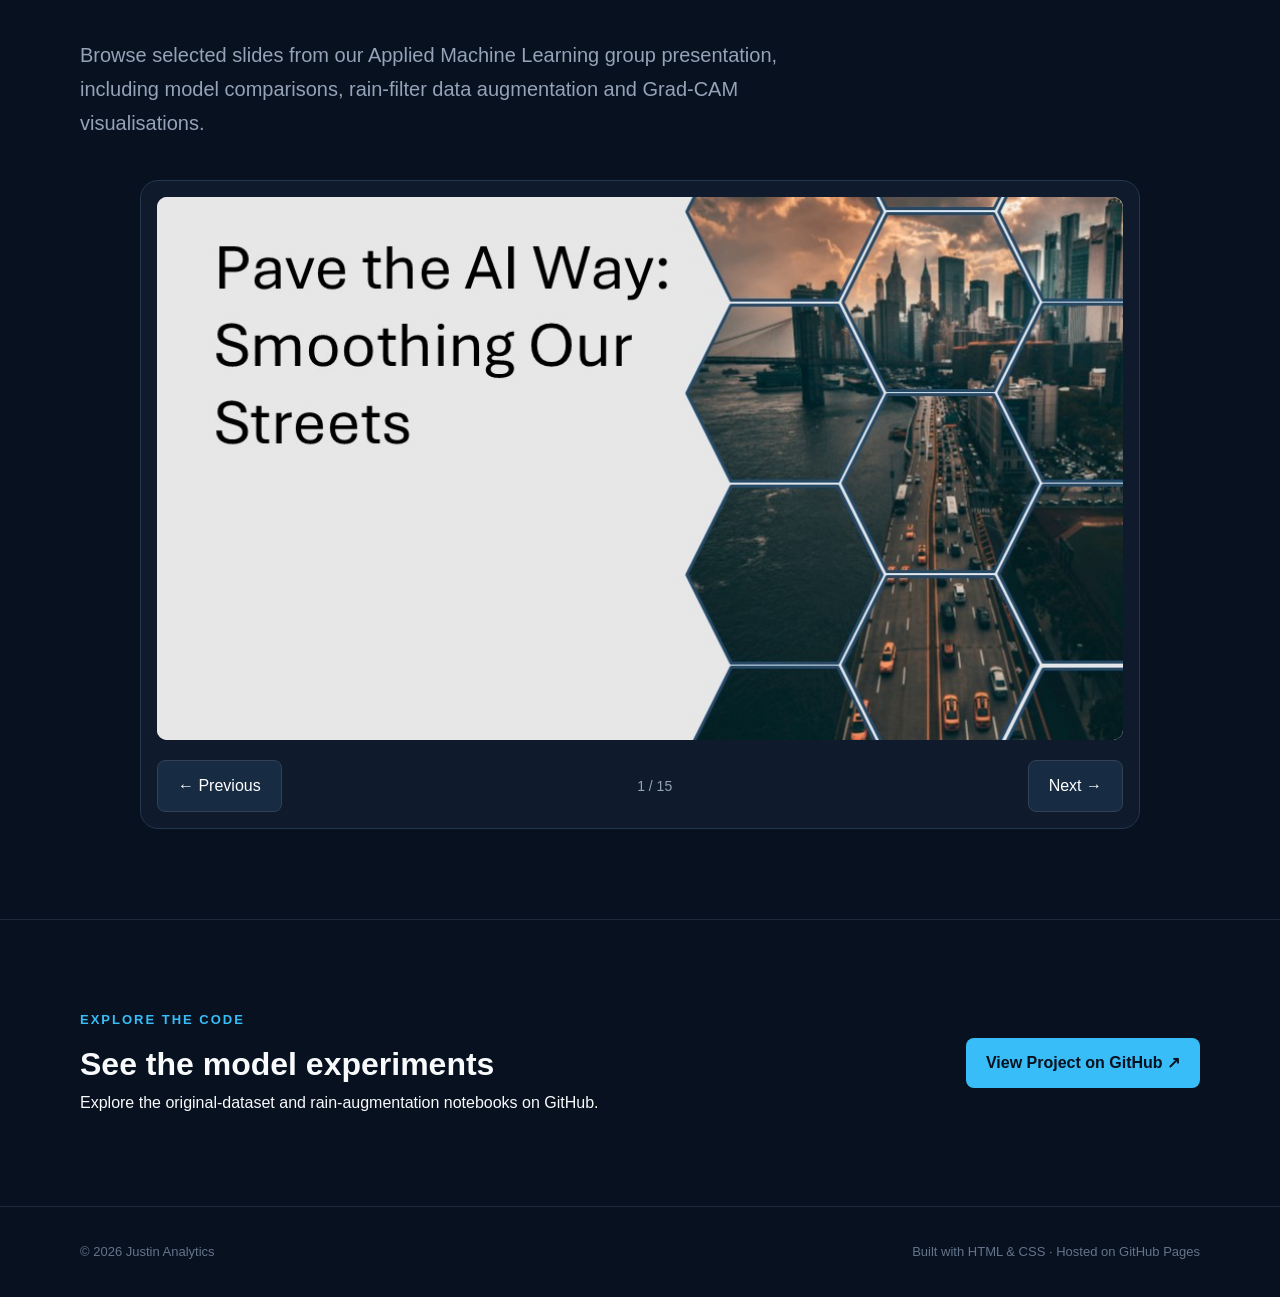
<file: projects/pothole-detection.html>
<!DOCTYPE html>
<html lang="en">

<head>
    <meta charset="UTF-8">
    <meta name="viewport"
          content="width=device-width, initial-scale=1.0">

    <meta name="description"
          content="Pothole Image Classification case study by Justin Analytics.">

    <title>Pothole Image Classification | Justin Analytics</title>

    <link rel="stylesheet" href="../style.css">
</head>
<!-- GoatCounter pageview tracking -->

<script
    data-goatcounter="https://justinanalytics.goatcounter.com/count"
    async
    src="https://gc.zgo.at/count.js">
</script>
<body>

<!-- NAVIGATION -->

<nav>
    <div class="container nav-container">

        <a href="../index.html"
           class="logo"
           style="text-decoration:none; color:white;">
            JUSTIN<span>ANALYTICS</span>
        </a>

        <div class="nav-links">

            <a href="../index.html#projects">
                Projects
            </a>

            <a href="../index.html#about">
                About
            </a>

            <a href="https://github.com/ShinyDratini"
               target="_blank"
               rel="noopener noreferrer">
                GitHub
            </a>

        </div>

    </div>
</nav>


<main>

<!-- HERO -->

<section class="case-hero">

    <div class="container">

        <a href="../index.html#projects"
           class="back-link">
            ← Back to Projects
        </a>

        <div class="section-label">
            04 / APPLIED MACHINE LEARNING · COMPUTER VISION
        </div>

        <h1 class="case-title">
            Pothole Image
            <span class="gradient-text">
                Classification.
            </span>
        </h1>

        <p class="case-intro">
            An Applied Machine Learning group project
            comparing deep learning models for pothole
            image classification, using rain-filter data
            augmentation to simulate challenging road
            conditions and Grad-CAM to interpret
            model predictions.
        </p>

        <div class="skills">

            <span class="skill">Python</span>
            <span class="skill">Deep Learning</span>
            <span class="skill">Computer Vision</span>
            <span class="skill">CNN</span>
            <span class="skill">ResNet50</span>
            <span class="skill">MobileNetV2</span>
            <span class="skill">Transfer Learning</span>
            <span class="skill">Data Augmentation</span>
            <span class="skill">Grad-CAM</span>

        </div>

        <div class="hero-buttons">

            <a href="https://github.com/ShinyDratini/pothole-detection-computer-vision"
               target="_blank"
               rel="noopener noreferrer"
               class="btn btn-primary">
                View GitHub Repository ↗
            </a>

        </div>

    </div>

</section>


<!-- HIGHLIGHTS -->

<section class="case-section">

    <div class="container">

        <div class="section-label">
            At a Glance
        </div>

        <h2 class="section-title">
            Project Highlights
        </h2>

        <div class="case-metrics">

            <div class="case-metric">
                <strong>5,676</strong>
                <span>Dataset Images</span>
            </div>

            <div class="case-metric">
                <strong>98.85%</strong>
                <span>Fine-Tuned MobileNetV2 Test Accuracy</span>
            </div>

            <div class="case-metric">
                <strong>96.61%</strong>
                <span>Rain-Augmented Model Test Accuracy</span>
            </div>

            <div class="case-metric">
                <strong>Grad-CAM</strong>
                <span>Model Explainability</span>
            </div>

        </div>

    </div>

</section>


<!-- PROBLEM -->

<section class="case-section">

    <div class="container case-content">

        <div class="case-number">01</div>

        <div>

            <div class="section-label">
                The Problem
            </div>

            <h2 class="section-title">
                Identifying potholes through road imagery
            </h2>

            <p>
                Potholes can damage vehicles and create
                road safety hazards. Traditional road
                inspections require time and manual effort,
                making it challenging to monitor large
                road networks efficiently.
            </p>

            <p>
                This project explored how deep learning
                could support pothole identification
                by classifying road images according
                to whether a pothole is present.
            </p>

            <p>
                The group also investigated how
                simulated rainy conditions could
                be incorporated into model development
                to reflect changes in road image appearance.
            </p>

        </div>

    </div>

</section>


<!-- DATASET -->

<section class="case-section">

    <div class="container case-content">

        <div class="case-number">02</div>

        <div>

            <div class="section-label">
                Dataset
            </div>

            <h2 class="section-title">
                MIIA Pothole Image Classification Challenge
            </h2>

            <p>
                The project used the MIIA Pothole
                Image Classification Challenge dataset,
                containing 5,676 road images.
            </p>

            <p>
                The task was binary image classification:
                predicting whether a road image
                contained a pothole.
            </p>

            <div class="data-grid">

                <div>
                    <strong>0</strong>
                    <span>No Pothole</span>
                </div>

                <div>
                    <strong>1</strong>
                    <span>Pothole Present</span>
                </div>

                <div>
                    <strong>224 × 224</strong>
                    <span>Image Input Size</span>
                </div>

                <div>
                    <strong>Stratified</strong>
                    <span>Dataset Splitting</span>
                </div>

            </div>

            <p style="margin-top:30px;">
                Dataset sources:
                <a href="https://zindi.world/competitions/miia-pothole-image-classification-challenge/data"
                   target="_blank"
                   rel="noopener noreferrer">
                    Zindi
                </a>
                and
                <a href="https://www.kaggle.com/datasets/salimhammadi07/miia-pothole-image-classification-challenge/data"
                   target="_blank"
                   rel="noopener noreferrer">
                    Kaggle
                </a>.
            </p>

        </div>

    </div>

</section>


<!-- METHODOLOGY -->

<section class="case-section">

    <div class="container case-content">

        <div class="case-number">03</div>

        <div>

            <div class="section-label">
                Methodology
            </div>

            <h2 class="section-title">
                Preparing images for deep learning
            </h2>

            <p>
                Images were resized to 224 × 224 pixels
                and prepared for model training
                using TensorFlow datasets.
            </p>

            <p>
                Stratified sampling was used to
                preserve the class proportions
                across the training, validation
                and testing subsets.
            </p>

            <div class="journey">

                <div class="journey-step">

                    <span>Step 01</span>

                    <strong>
                        Road Images
                    </strong>

                    <p>
                        Load the original pothole
                        classification dataset.
                    </p>

                </div>

                <div class="journey-arrow">↓</div>

                <div class="journey-step">

                    <span>Step 02</span>

                    <strong>
                        Image Preprocessing
                    </strong>

                    <p>
                        Resize images to 224 × 224
                        pixels for model input.
                    </p>

                </div>

                <div class="journey-arrow">↓</div>

                <div class="journey-step">

                    <span>Step 03</span>

                    <strong>
                        Dataset Splitting
                    </strong>

                    <p>
                        Prepare stratified training,
                        validation and testing subsets.
                    </p>

                </div>

                <div class="journey-arrow">↓</div>

                <div class="journey-step final-step">

                    <span>Step 04</span>

                    <strong>
                        Model Development
                    </strong>

                    <p>
                        Train and evaluate CNN-based
                        image classification models.
                    </p>

                </div>

            </div>

        </div>

    </div>

</section>


<!-- MODEL COMPARISON -->

<section class="case-section">

    <div class="container case-content">

        <div class="case-number">04</div>

        <div>

            <div class="section-label">
                Model Development
            </div>

            <h2 class="section-title">
                Comparing deep learning approaches
            </h2>

            <p>
                The group compared transfer learning
                and fine-tuning approaches using
                ResNet50 and MobileNetV2.
            </p>

            <p>
                ResNet50 provided an initial benchmark.
                MobileNetV2 was then explored as a
                lighter-weight architecture suitable
                for further fine-tuning.
            </p>

            <div class="model-table">

                <div class="model-row model-header">

                    <span>Model / Approach</span>
                    <span>Test Accuracy</span>

                </div>

                <div class="model-row">

                    <span>
                        ResNet50 — Transfer Learning
                    </span>

                    <strong>93.47%</strong>

                </div>

                <div class="model-row">

                    <span>
                        MobileNetV2 — Transfer Learning
                    </span>

                    <strong>85.52%</strong>

                </div>

                <div class="model-row">

                    <span>
                        MobileNetV2 — Fine-Tuned
                    </span>

                    <strong>98.85%</strong>

                </div>

                <div class="model-row">

                    <span>
                        MobileNetV2 — Rain-Augmented
                    </span>

                    <strong>96.61%</strong>

                </div>

            </div>

            <p style="margin-top:30px;">
                Fine-tuning MobileNetV2 produced
                a reported test accuracy of 98.85%
                on the original-dataset experiment.
            </p>

            <p>
                The separate rain-augmented
                MobileNetV2 experiment achieved
                a reported test accuracy of 96.61%.
                These results should be interpreted
                in the context of their respective
                experimental datasets.
            </p>

        </div>

    </div>

</section>


<!-- DATA AUGMENTATION -->

<section class="case-section">

    <div class="container case-content">

        <div class="case-number">05</div>

        <div>

            <div class="section-label">
                Data Augmentation
            </div>

            <h2 class="section-title">
                Simulating rainy road conditions
            </h2>

            <p>
                The original dataset primarily
                represented clear-weather conditions.
                To introduce additional image variation,
                the group explored weather-based
                data augmentation.
            </p>

            <p>
                Rain effects were applied using
                the Automold road augmentation library.
                The group explored drizzle, heavy
                rain and torrential rain, as well
                as snow and fog simulations.
            </p>

            <p>
                More severe effects obscured road
                details, making potholes difficult
                to distinguish. The group therefore
                selected drizzle for the main
                rain-augmentation experiment.
            </p>

            <div class="feature-grid">

                <div class="feature-box">

                    <strong>
                        Drizzle Filter
                    </strong>

                    <p>
                        Simulated light rainfall
                        while retaining important
                        road-surface details.
                    </p>

                </div>

                <div class="feature-box">

                    <strong>
                        Image Flipping
                    </strong>

                    <p>
                        Introduced additional
                        image orientations.
                    </p>

                </div>

                <div class="feature-box">

                    <strong>
                        Image Rotation
                    </strong>

                    <p>
                        Added further variation
                        to the augmented dataset.
                    </p>

                </div>

                <div class="feature-box">

                    <strong>
                        Fine-Tuning
                    </strong>

                    <p>
                        Developed another MobileNetV2
                        model using original and
                        augmented images.
                    </p>

                </div>

            </div>

        </div>

    </div>

</section>


<!-- GRAD-CAM -->

<section class="case-section">

    <div class="container case-content">

        <div class="case-number">06</div>

        <div>

            <div class="section-label">
                Explainable AI
            </div>

            <h2 class="section-title">
                Understanding model predictions with Grad-CAM
            </h2>

            <p>
                Accuracy alone does not explain
                which parts of an image influence
                a model's classification.
            </p>

            <p>
                The group applied Gradient-weighted
                Class Activation Mapping (Grad-CAM)
                to generate heatmaps highlighting
                image regions that contributed
                to model predictions.
            </p>

            <p>
                These visualisations helped
                investigate whether the model
                focused on potholes or unrelated
                features in the surrounding scene.
            </p>

            <div class="takeaway">

                <strong>
                    Why explainability matters
                </strong>

                <p>
                    Grad-CAM helped the group
                    examine model behaviour
                    beyond accuracy scores and
                    identify examples where
                    background features influenced
                    predictions.
                </p>

            </div>

        </div>

    </div>

</section>


<!-- ERROR ANALYSIS -->

<section class="case-section">

    <div class="container case-content">

        <div class="case-number">07</div>

        <div>

            <div class="section-label">
                Error Analysis
            </div>

            <h2 class="section-title">
                Learning from incorrect classifications
            </h2>

            <p>
                The group examined images associated
                with high prediction losses
                to better understand model errors.
            </p>

            <p>
                Grad-CAM visualisations revealed
                examples where the model attended
                to irrelevant scene features,
                including the sun, roadside
                buildings and lamps.
            </p>

            <p>
                This highlighted the importance
                of testing models against
                varied lighting, backgrounds
                and environmental conditions.
            </p>

            <div class="takeaway">

                <strong>
                    Key Learning
                </strong>

                <p>
                    A high classification accuracy
                    does not guarantee that a
                    model always relies on the
                    intended visual features.
                </p>

            </div>

        </div>

    </div>

</section>


<!-- LIMITATIONS -->

<section class="case-section">

    <div class="container case-content">

        <div class="case-number">08</div>

        <div>

            <div class="section-label">
                Limitations
            </div>

            <h2 class="section-title">
                From simulated images to real roads
            </h2>

            <p>
                Simulated rainfall can increase
                image variation, but a rain filter
                cannot fully reproduce the complexity
                of real wet-weather road conditions.
            </p>

            <p>
                Strong augmentation may also
                obscure the visual information
                required for correct classification.
            </p>

            <p>
                Future work could evaluate the
                models on independently collected
                rainy road images and investigate
                additional lighting and
                environmental conditions.
            </p>

        </div>

    </div>

</section>


<!-- APPLICATIONS -->

<section class="case-section">

    <div class="container case-content">

        <div class="case-number">09</div>

        <div>

            <div class="section-label">
                Practical Applications
            </div>

            <h2 class="section-title">
                Supporting smarter road maintenance
            </h2>

            <p>
                Image classification could form
                part of a larger road-monitoring
                workflow, helping identify images
                that may require further inspection.
            </p>

            <div class="feature-grid">

                <div class="feature-box">

                    <strong>
                        Road Monitoring
                    </strong>

                    <p>
                        Screen road imagery
                        for possible potholes.
                    </p>

                </div>

                <div class="feature-box">

                    <strong>
                        Maintenance Planning
                    </strong>

                    <p>
                        Support prioritisation
                        of road inspection work.
                    </p>

                </div>

                <div class="feature-box">

                    <strong>
                        Geolocation Integration
                    </strong>

                    <p>
                        Future integration with
                        location data could help
                        identify affected road segments.
                    </p>

                </div>

                <div class="feature-box">

                    <strong>
                        Predictive Analytics
                    </strong>

                    <p>
                        Historical road and traffic
                        data could support future
                        maintenance forecasting.
                    </p>

                </div>

            </div>

        </div>

    </div>

</section>


<!-- PROJECT PRESENTATION -->

<section class="case-section">

    <div class="container">

        <div class="section-label">
            Project Presentation
        </div>

        <h2 class="section-title">
            Explore the Full Project
        </h2>

        <p class="case-intro">
            Browse selected slides from our Applied Machine
            Learning group presentation, including model
            comparisons, rain-filter data augmentation
            and Grad-CAM visualisations.
        </p>

        <div class="pothole-slideshow">

            <img
                id="pothole-slide"
                src="../images/pothole-slides/Slide1.JPG"
                alt="Pothole project presentation slide 1"
                loading="lazy"
            >

            <div class="slideshow-controls">

                <button
                    type="button"
                    id="previous-slide"
                    onclick="changePotholeSlide(-1)">
                    ← Previous
                </button>

                <span id="slide-counter">
                    1 / 15
                </span>

                <button
                    type="button"
                    id="next-slide"
                    onclick="changePotholeSlide(1)">
                    Next →
                </button>

            </div>

        </div>

    </div>

</section>

<script>

    let currentPotholeSlide = 1;

    const totalPotholeSlides = 15;

    function changePotholeSlide(direction) {

        currentPotholeSlide += direction;

        if (currentPotholeSlide > totalPotholeSlides) {
            currentPotholeSlide = 1;
        }

        if (currentPotholeSlide < 1) {
            currentPotholeSlide = totalPotholeSlides;
        }

        document.getElementById(
            "pothole-slide"
        ).src =
            "../images/pothole-slides/Slide" +
            currentPotholeSlide +
            ".JPG";

        document.getElementById(
            "pothole-slide"
        ).alt =
            "Pothole project presentation slide " +
            currentPotholeSlide;

        document.getElementById(
            "slide-counter"
        ).textContent =
            currentPotholeSlide +
            " / " +
            totalPotholeSlides;

    }

</script>
    
<!-- GITHUB CTA -->

<section class="case-section">

    <div class="container project-end">

        <div>

            <div class="section-label">
                Explore the Code
            </div>

            <h2>
                See the model experiments
            </h2>

            <p>
                Explore the original-dataset
                and rain-augmentation notebooks
                on GitHub.
            </p>

        </div>

        <a href="https://github.com/ShinyDratini/pothole-detection-computer-vision"
           target="_blank"
           rel="noopener noreferrer"
           class="btn btn-primary">
            View Project on GitHub ↗
        </a>

    </div>

</section>

</main>


<footer>

    <div class="container footer-content">

        <span>© 2026 Justin Analytics</span>

        <span>
            Built with HTML & CSS · Hosted on GitHub Pages
        </span>

    </div>

</footer>

</body>
</html>
</file>
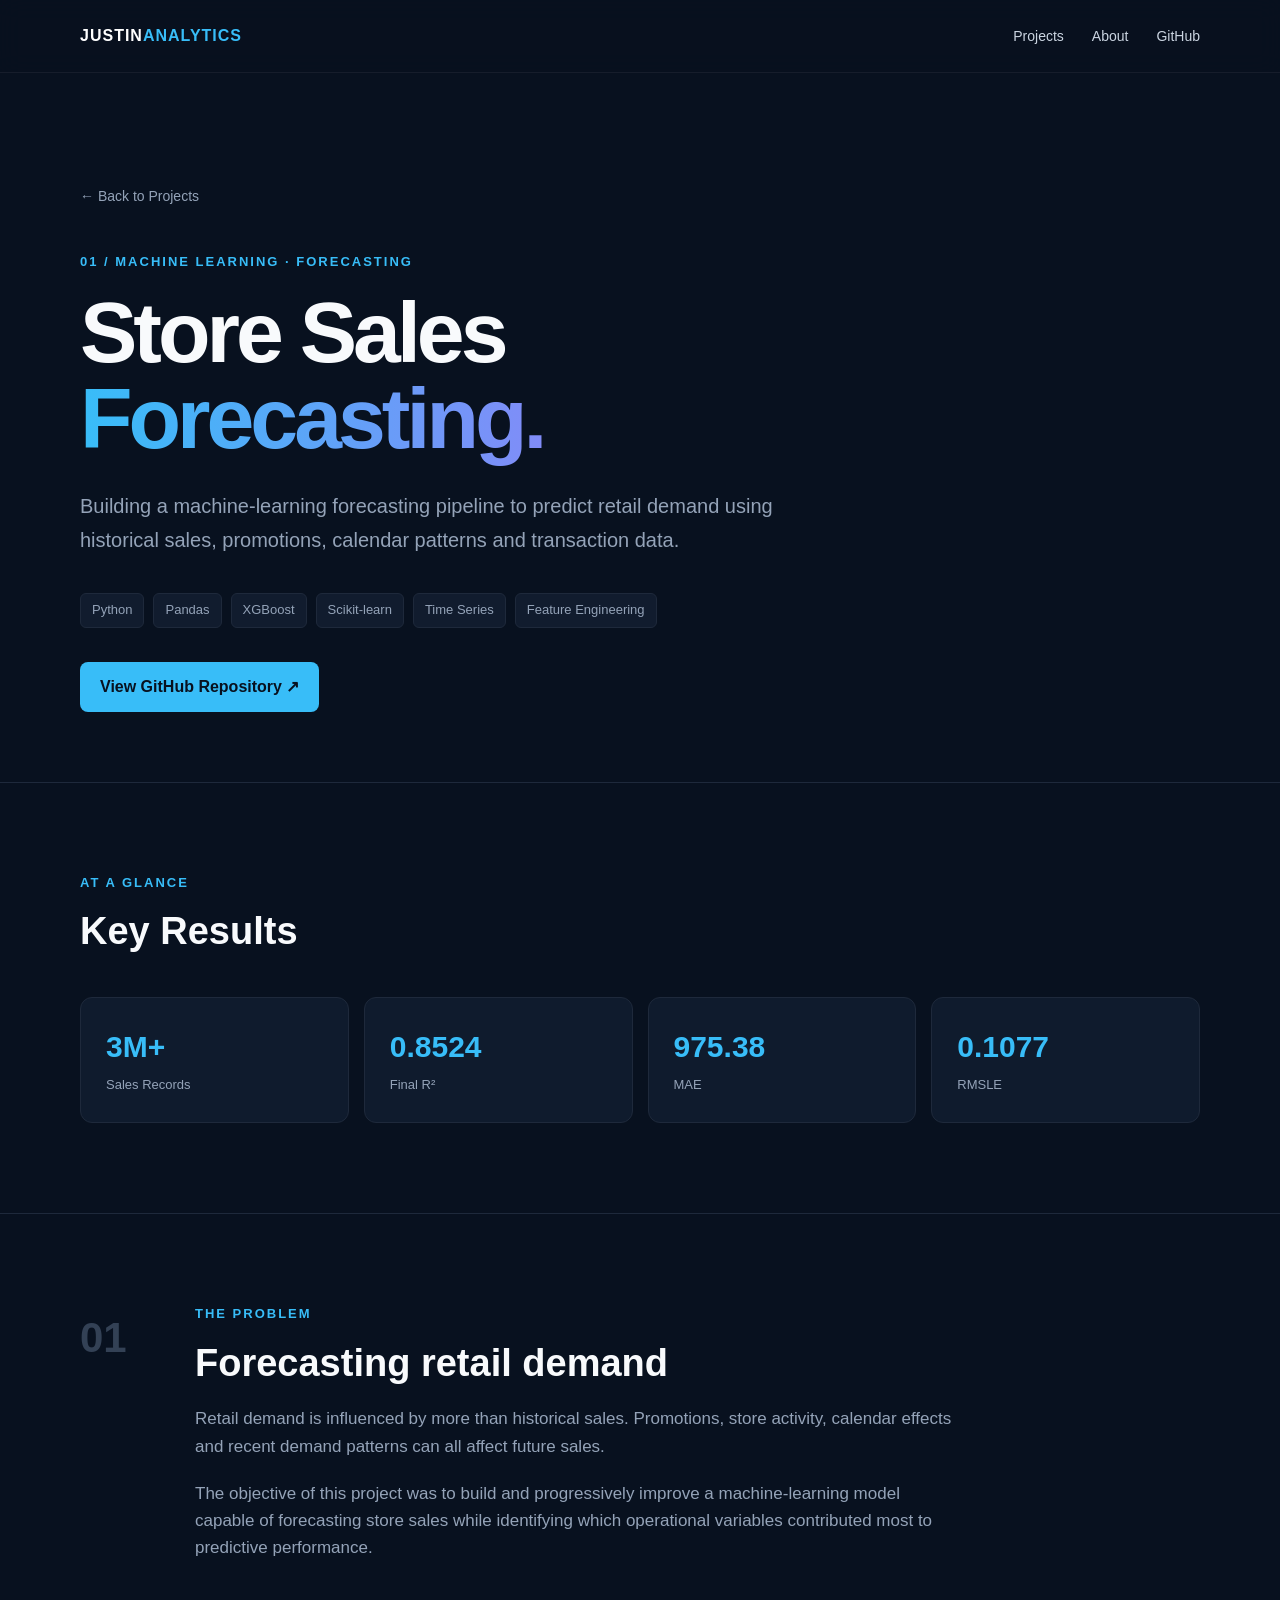
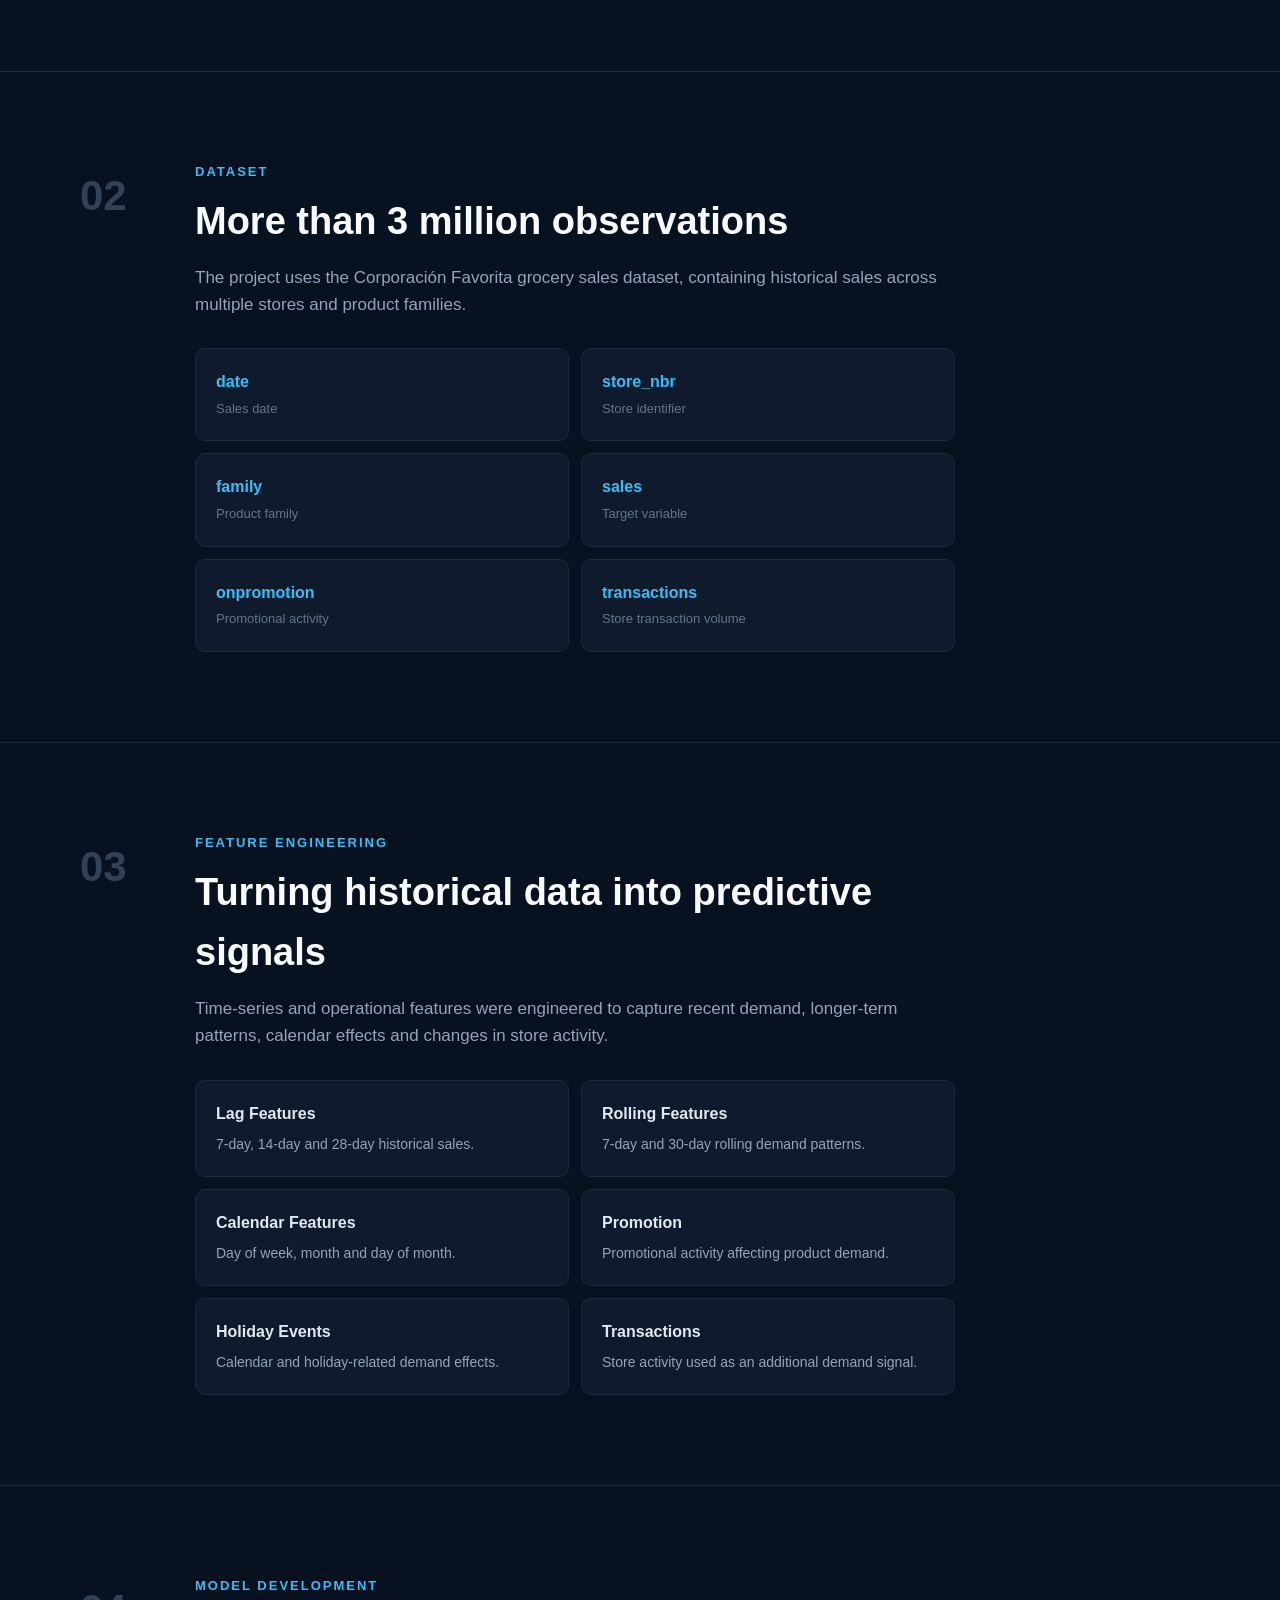
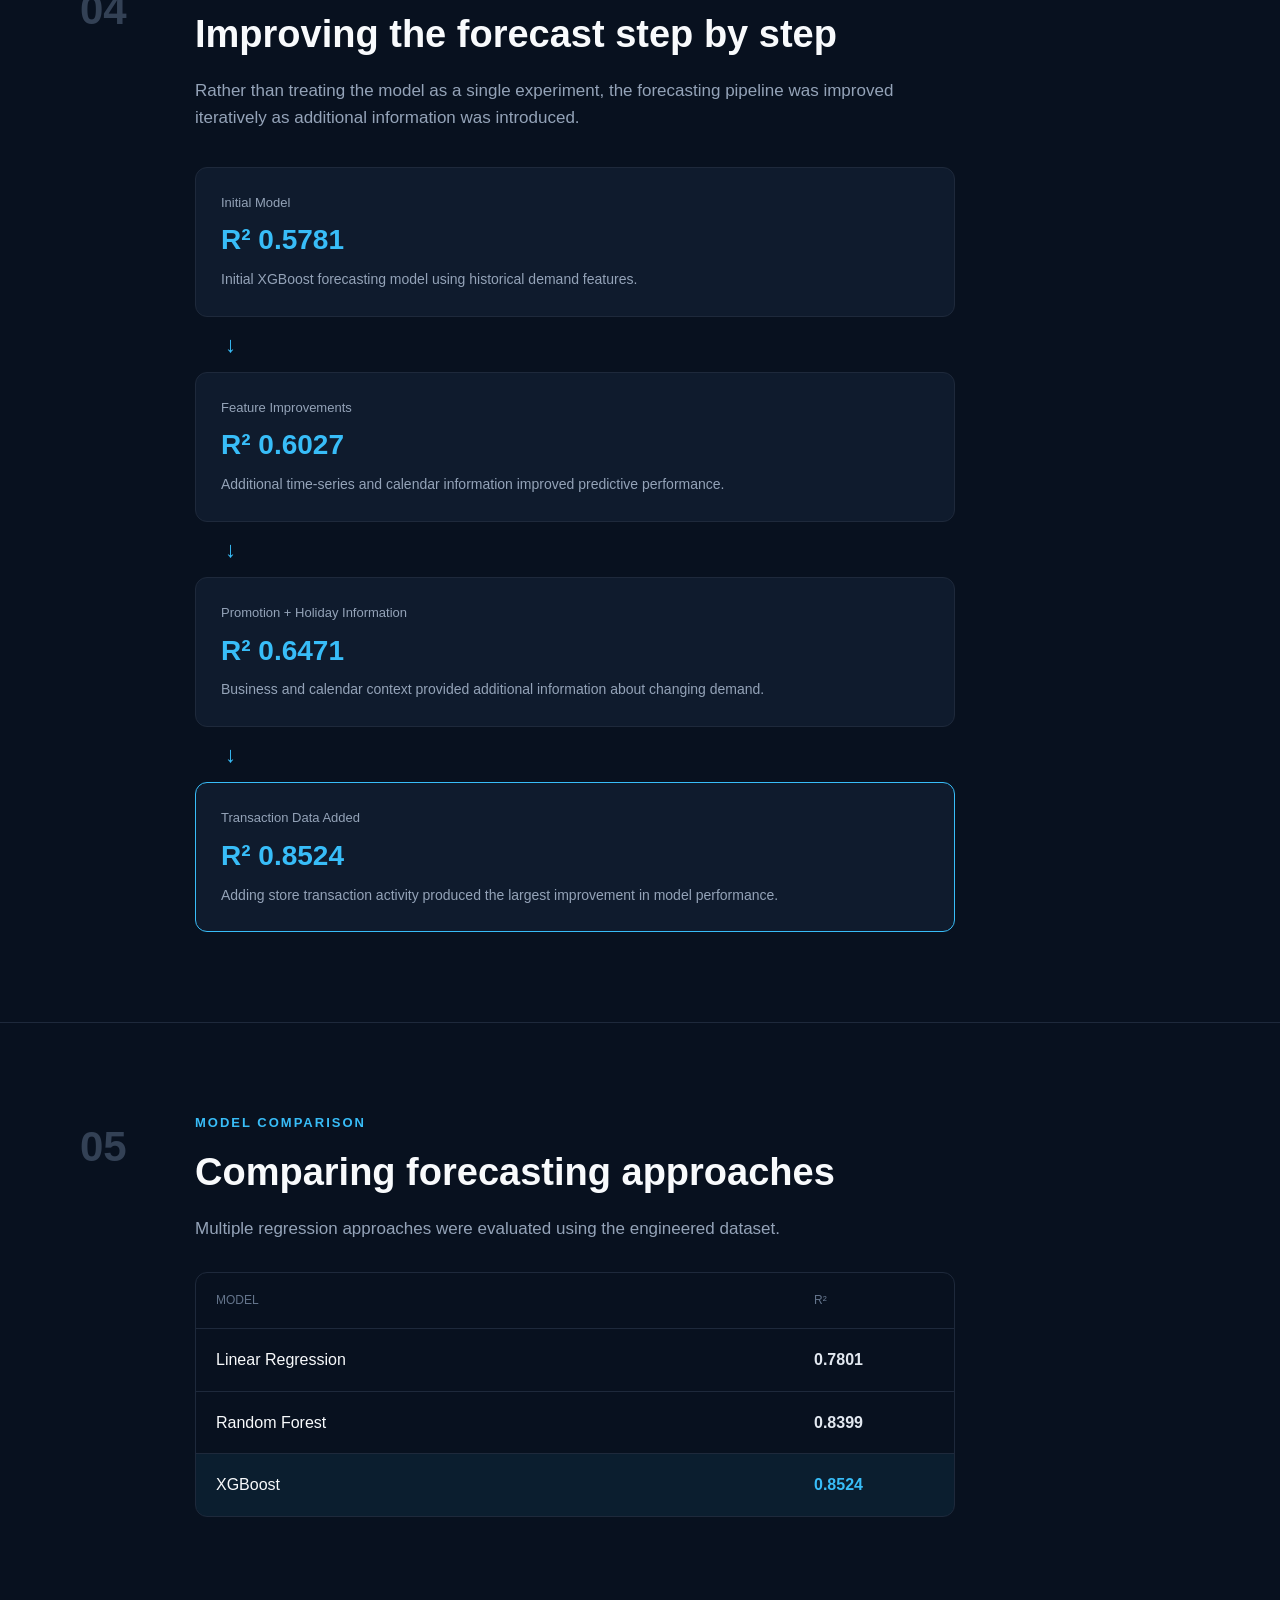
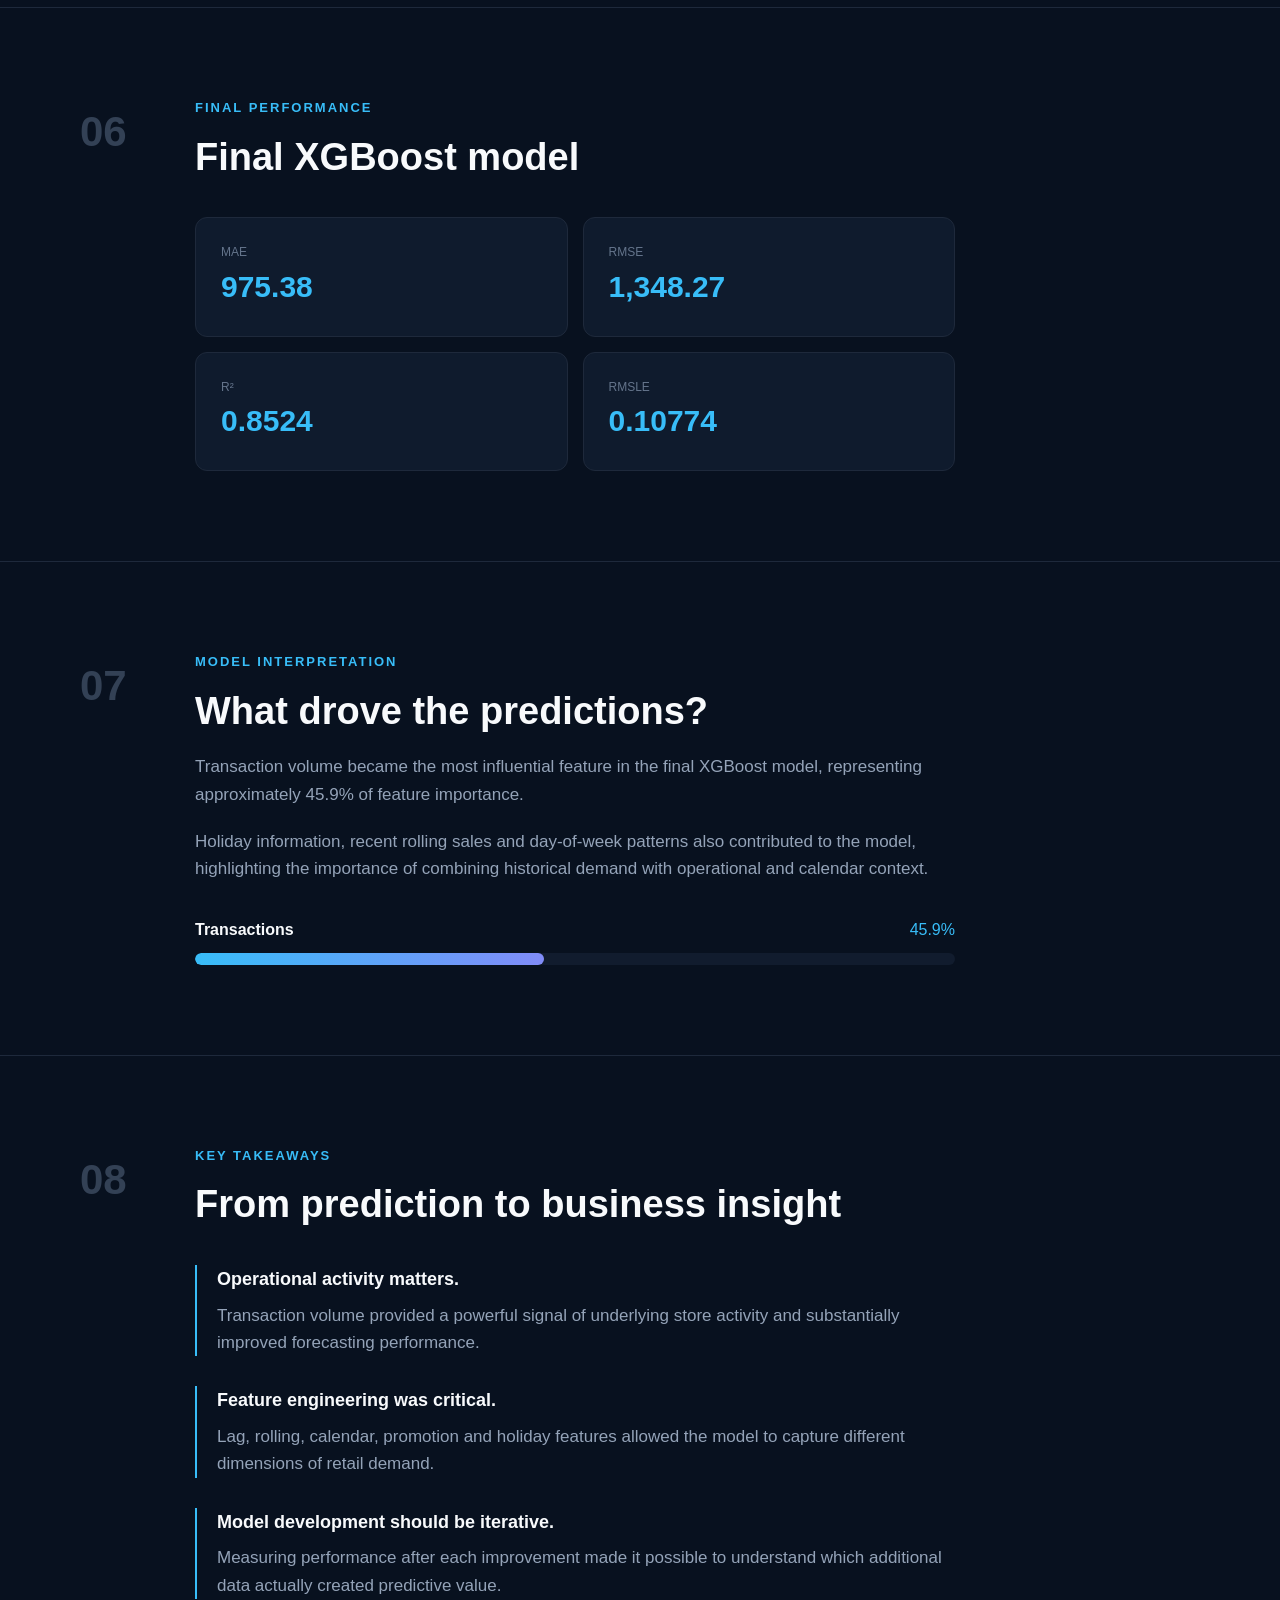
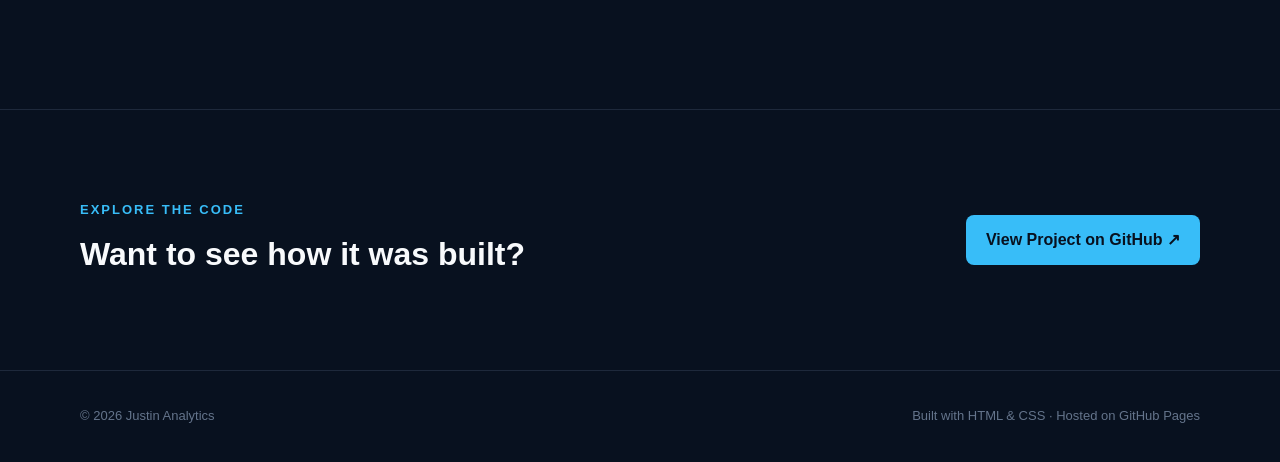
<file: projects/sales-forecasting.html>
<!DOCTYPE html>
<html lang="en">

<head>
    <meta charset="UTF-8">
    <meta name="viewport" content="width=device-width, initial-scale=1.0">

    <meta name="description"
          content="Store Sales Forecasting case study by Justin Analytics.">

    <title>Store Sales Forecasting | Justin Analytics</title>

    <link rel="stylesheet" href="../style.css">
</head>
<!-- GoatCounter pageview tracking -->

<script
    data-goatcounter="https://justinanalytics.goatcounter.com/count"
    async
    src="https://gc.zgo.at/count.js">
</script>
<body>

<!-- NAVIGATION -->

<nav>
    <div class="container nav-container">

        <a href="../index.html" class="logo" style="text-decoration:none; color:white;">
            JUSTIN<span>ANALYTICS</span>
        </a>

        <div class="nav-links">
            <a href="../index.html#projects">Projects</a>
            <a href="../index.html#about">About</a>
            <a href="https://github.com/ShinyDratini"
               target="_blank"
               rel="noopener noreferrer">
                GitHub
            </a>
        </div>

    </div>
</nav>


<main>

<!-- PROJECT HERO -->

<section class="case-hero">

    <div class="container">

        <a href="../index.html#projects" class="back-link">
            ← Back to Projects
        </a>

        <div class="section-label">
            01 / MACHINE LEARNING · FORECASTING
        </div>

        <h1 class="case-title">
            Store Sales
            <span class="gradient-text">Forecasting.</span>
        </h1>

        <p class="case-intro">
            Building a machine-learning forecasting pipeline to predict
            retail demand using historical sales, promotions, calendar
            patterns and transaction data.
        </p>

        <div class="skills">
            <span class="skill">Python</span>
            <span class="skill">Pandas</span>
            <span class="skill">XGBoost</span>
            <span class="skill">Scikit-learn</span>
            <span class="skill">Time Series</span>
            <span class="skill">Feature Engineering</span>
        </div>

        <div class="hero-buttons">

            <a href="https://github.com/ShinyDratini/Store-Sales---Time-Series-Forecasting"
               target="_blank"
               rel="noopener noreferrer"
               class="btn btn-primary">
                View GitHub Repository ↗
            </a>

        </div>

    </div>

</section>


<!-- KEY RESULTS -->

<section class="case-section">

    <div class="container">

        <div class="section-label">
            At a Glance
        </div>

        <h2 class="section-title">
            Key Results
        </h2>

        <div class="case-metrics">

            <div class="case-metric">
                <strong>3M+</strong>
                <span>Sales Records</span>
            </div>

            <div class="case-metric">
                <strong>0.8524</strong>
                <span>Final R²</span>
            </div>

            <div class="case-metric">
                <strong>975.38</strong>
                <span>MAE</span>
            </div>

            <div class="case-metric">
                <strong>0.1077</strong>
                <span>RMSLE</span>
            </div>

        </div>

    </div>

</section>


<!-- PROBLEM -->

<section class="case-section">

    <div class="container case-content">

        <div class="case-number">
            01
        </div>

        <div>

            <div class="section-label">
                The Problem
            </div>

            <h2 class="section-title">
                Forecasting retail demand
            </h2>

            <p>
                Retail demand is influenced by more than historical sales.
                Promotions, store activity, calendar effects and recent
                demand patterns can all affect future sales.
            </p>

            <p>
                The objective of this project was to build and progressively
                improve a machine-learning model capable of forecasting
                store sales while identifying which operational variables
                contributed most to predictive performance.
            </p>

        </div>

    </div>

</section>


<!-- DATA -->

<section class="case-section">

    <div class="container case-content">

        <div class="case-number">
            02
        </div>

        <div>

            <div class="section-label">
                Dataset
            </div>

            <h2 class="section-title">
                More than 3 million observations
            </h2>

            <p>
                The project uses the Corporación Favorita grocery sales
                dataset, containing historical sales across multiple
                stores and product families.
            </p>

            <div class="data-grid">

                <div>
                    <strong>date</strong>
                    <span>Sales date</span>
                </div>

                <div>
                    <strong>store_nbr</strong>
                    <span>Store identifier</span>
                </div>

                <div>
                    <strong>family</strong>
                    <span>Product family</span>
                </div>

                <div>
                    <strong>sales</strong>
                    <span>Target variable</span>
                </div>

                <div>
                    <strong>onpromotion</strong>
                    <span>Promotional activity</span>
                </div>

                <div>
                    <strong>transactions</strong>
                    <span>Store transaction volume</span>
                </div>

            </div>

        </div>

    </div>

</section>


<!-- FEATURE ENGINEERING -->

<section class="case-section">

    <div class="container case-content">

        <div class="case-number">
            03
        </div>

        <div>

            <div class="section-label">
                Feature Engineering
            </div>

            <h2 class="section-title">
                Turning historical data into predictive signals
            </h2>

            <p>
                Time-series and operational features were engineered to
                capture recent demand, longer-term patterns, calendar
                effects and changes in store activity.
            </p>

            <div class="feature-grid">

                <div class="feature-box">
                    <strong>Lag Features</strong>
                    <p>7-day, 14-day and 28-day historical sales.</p>
                </div>

                <div class="feature-box">
                    <strong>Rolling Features</strong>
                    <p>7-day and 30-day rolling demand patterns.</p>
                </div>

                <div class="feature-box">
                    <strong>Calendar Features</strong>
                    <p>Day of week, month and day of month.</p>
                </div>

                <div class="feature-box">
                    <strong>Promotion</strong>
                    <p>Promotional activity affecting product demand.</p>
                </div>

                <div class="feature-box">
                    <strong>Holiday Events</strong>
                    <p>Calendar and holiday-related demand effects.</p>
                </div>

                <div class="feature-box">
                    <strong>Transactions</strong>
                    <p>Store activity used as an additional demand signal.</p>
                </div>

            </div>

        </div>

    </div>

</section>


<!-- MODEL JOURNEY -->

<section class="case-section">

    <div class="container case-content">

        <div class="case-number">
            04
        </div>

        <div>

            <div class="section-label">
                Model Development
            </div>

            <h2 class="section-title">
                Improving the forecast step by step
            </h2>

            <p>
                Rather than treating the model as a single experiment,
                the forecasting pipeline was improved iteratively as
                additional information was introduced.
            </p>

            <div class="journey">

                <div class="journey-step">
                    <span>Initial Model</span>
                    <strong>R² 0.5781</strong>
                    <p>
                        Initial XGBoost forecasting model using historical
                        demand features.
                    </p>
                </div>

                <div class="journey-arrow">↓</div>

                <div class="journey-step">
                    <span>Feature Improvements</span>
                    <strong>R² 0.6027</strong>
                    <p>
                        Additional time-series and calendar information
                        improved predictive performance.
                    </p>
                </div>

                <div class="journey-arrow">↓</div>

                <div class="journey-step">
                    <span>Promotion + Holiday Information</span>
                    <strong>R² 0.6471</strong>
                    <p>
                        Business and calendar context provided additional
                        information about changing demand.
                    </p>
                </div>

                <div class="journey-arrow">↓</div>

                <div class="journey-step final-step">
                    <span>Transaction Data Added</span>
                    <strong>R² 0.8524</strong>
                    <p>
                        Adding store transaction activity produced the
                        largest improvement in model performance.
                    </p>
                </div>

            </div>

        </div>

    </div>

</section>


<!-- MODEL COMPARISON -->

<section class="case-section">

    <div class="container case-content">

        <div class="case-number">
            05
        </div>

        <div>

            <div class="section-label">
                Model Comparison
            </div>

            <h2 class="section-title">
                Comparing forecasting approaches
            </h2>

            <p>
                Multiple regression approaches were evaluated using the
                engineered dataset.
            </p>

            <div class="model-table">

                <div class="model-row model-header">
                    <span>Model</span>
                    <span>R²</span>
                </div>

                <div class="model-row">
                    <span>Linear Regression</span>
                    <strong>0.7801</strong>
                </div>

                <div class="model-row">
                    <span>Random Forest</span>
                    <strong>0.8399</strong>
                </div>

                <div class="model-row best-model">
                    <span>XGBoost</span>
                    <strong>0.8524</strong>
                </div>

            </div>

        </div>

    </div>

</section>


<!-- FINAL PERFORMANCE -->

<section class="case-section">

    <div class="container case-content">

        <div class="case-number">
            06
        </div>

        <div>

            <div class="section-label">
                Final Performance
            </div>

            <h2 class="section-title">
                Final XGBoost model
            </h2>

            <div class="results-grid">

                <div>
                    <span>MAE</span>
                    <strong>975.38</strong>
                </div>

                <div>
                    <span>RMSE</span>
                    <strong>1,348.27</strong>
                </div>

                <div>
                    <span>R²</span>
                    <strong>0.8524</strong>
                </div>

                <div>
                    <span>RMSLE</span>
                    <strong>0.10774</strong>
                </div>

            </div>

        </div>

    </div>

</section>


<!-- FEATURE IMPORTANCE -->

<section class="case-section">

    <div class="container case-content">

        <div class="case-number">
            07
        </div>

        <div>

            <div class="section-label">
                Model Interpretation
            </div>

            <h2 class="section-title">
                What drove the predictions?
            </h2>

            <p>
                Transaction volume became the most influential feature
                in the final XGBoost model, representing approximately
                45.9% of feature importance.
            </p>

            <p>
                Holiday information, recent rolling sales and day-of-week
                patterns also contributed to the model, highlighting the
                importance of combining historical demand with operational
                and calendar context.
            </p>

            <div class="importance-item">
                <div>
                    <strong>Transactions</strong>
                    <span>45.9%</span>
                </div>

                <div class="importance-bar">
                    <div style="width:45.9%"></div>
                </div>
            </div>

        </div>

    </div>

</section>


<!-- TAKEAWAYS -->

<section class="case-section">

    <div class="container case-content">

        <div class="case-number">
            08
        </div>

        <div>

            <div class="section-label">
                Key Takeaways
            </div>

            <h2 class="section-title">
                From prediction to business insight
            </h2>

            <div class="takeaway">

                <strong>Operational activity matters.</strong>

                <p>
                    Transaction volume provided a powerful signal of
                    underlying store activity and substantially improved
                    forecasting performance.
                </p>

            </div>

            <div class="takeaway">

                <strong>Feature engineering was critical.</strong>

                <p>
                    Lag, rolling, calendar, promotion and holiday features
                    allowed the model to capture different dimensions of
                    retail demand.
                </p>

            </div>

            <div class="takeaway">

                <strong>Model development should be iterative.</strong>

                <p>
                    Measuring performance after each improvement made it
                    possible to understand which additional data actually
                    created predictive value.
                </p>

            </div>

        </div>

    </div>

</section>


<!-- END -->

<section class="case-section">

    <div class="container project-end">

        <div>

            <div class="section-label">
                Explore the Code
            </div>

            <h2>
                Want to see how it was built?
            </h2>

        </div>

        <a href="https://github.com/ShinyDratini/Store-Sales---Time-Series-Forecasting"
           target="_blank"
           rel="noopener noreferrer"
           class="btn btn-primary">
            View Project on GitHub ↗
        </a>

    </div>

</section>

</main>


<footer>

    <div class="container footer-content">

        <span>© 2026 Justin Analytics</span>

        <span>
            Built with HTML & CSS · Hosted on GitHub Pages
        </span>

    </div>

</footer>

</body>
</html>
</file>
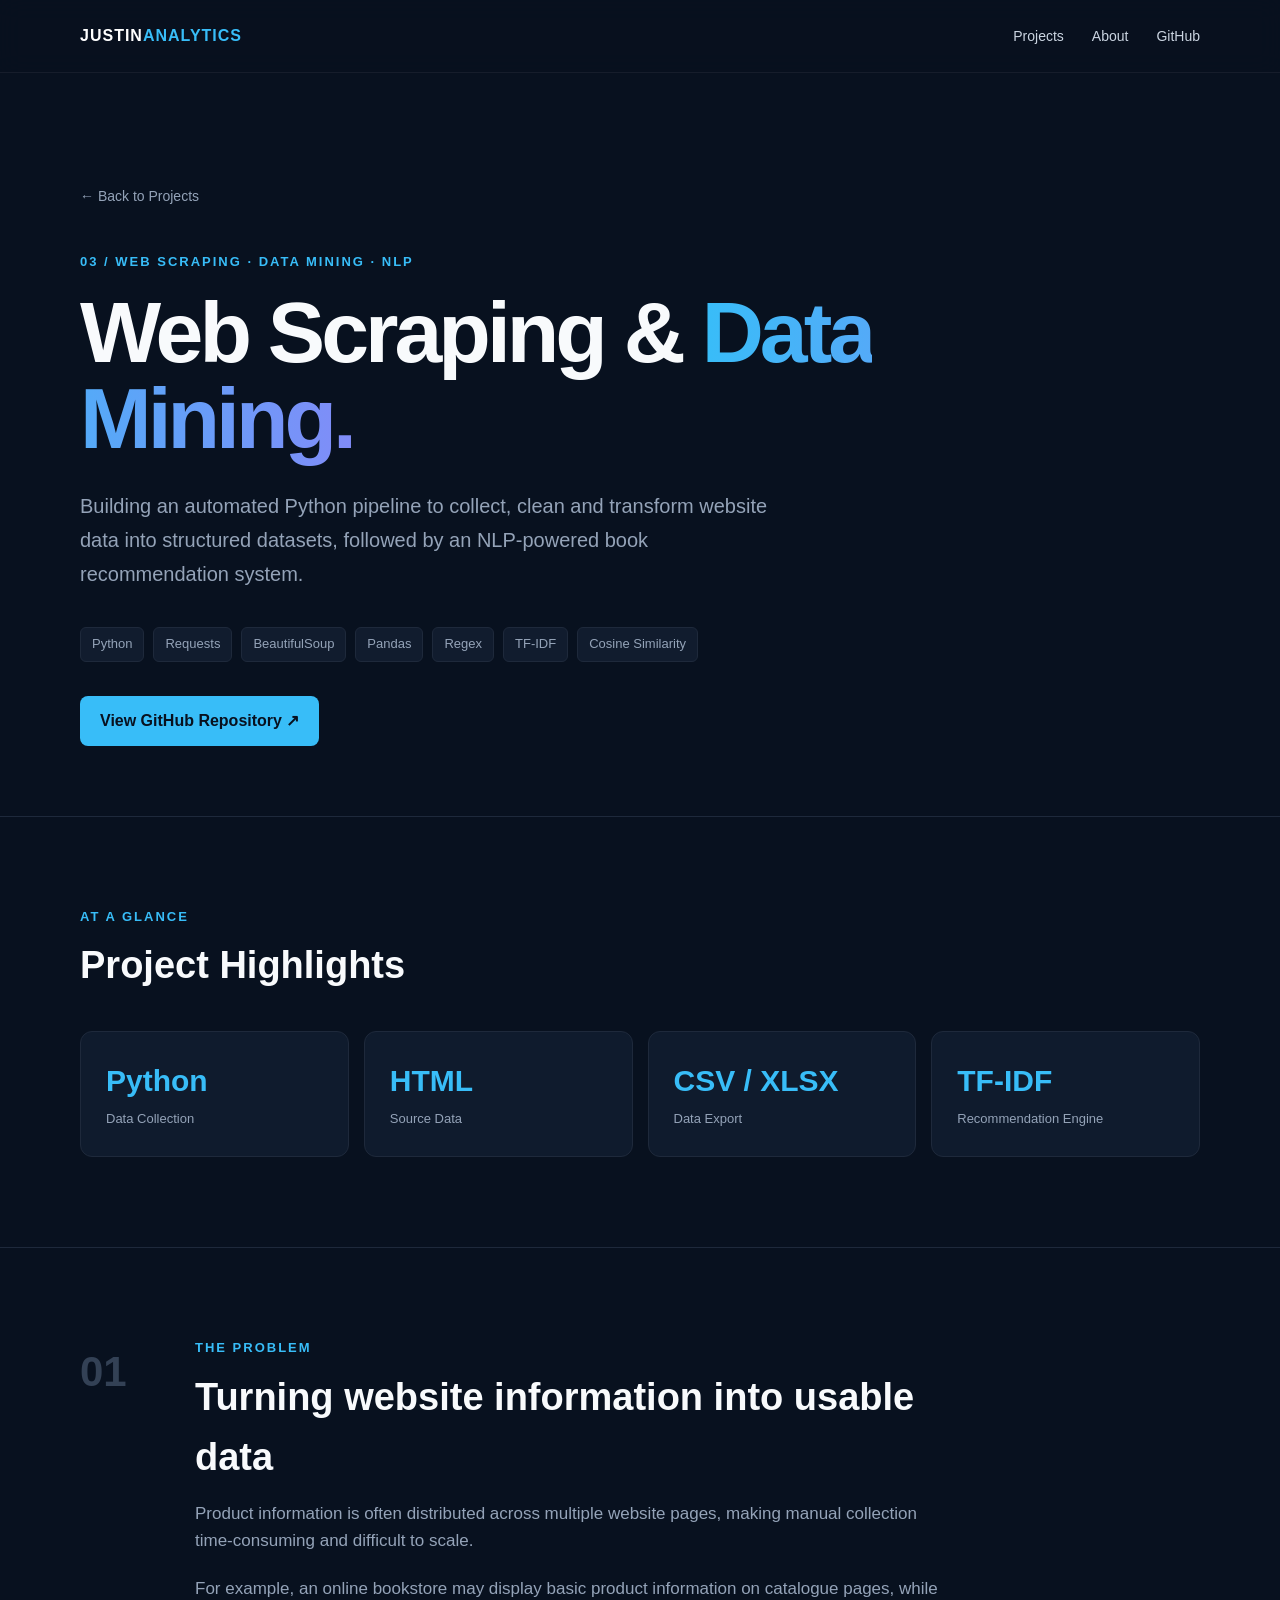
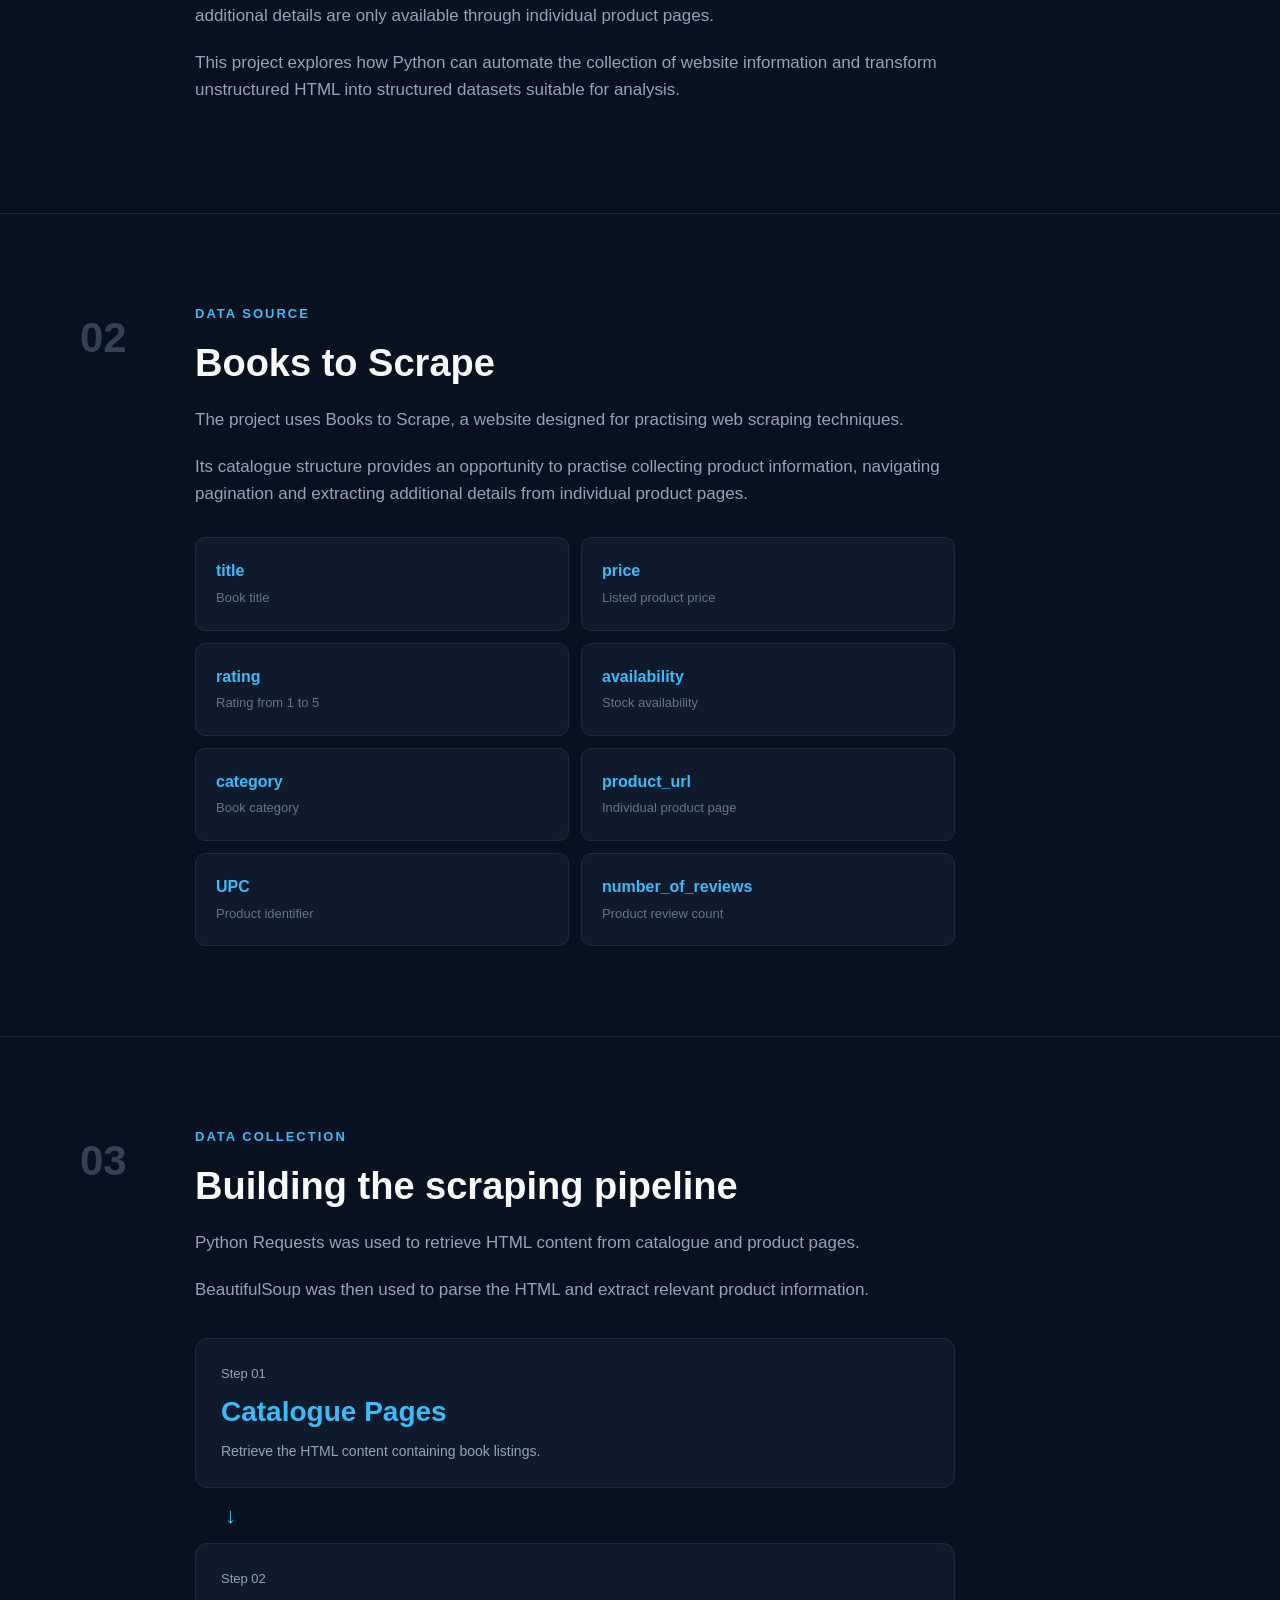
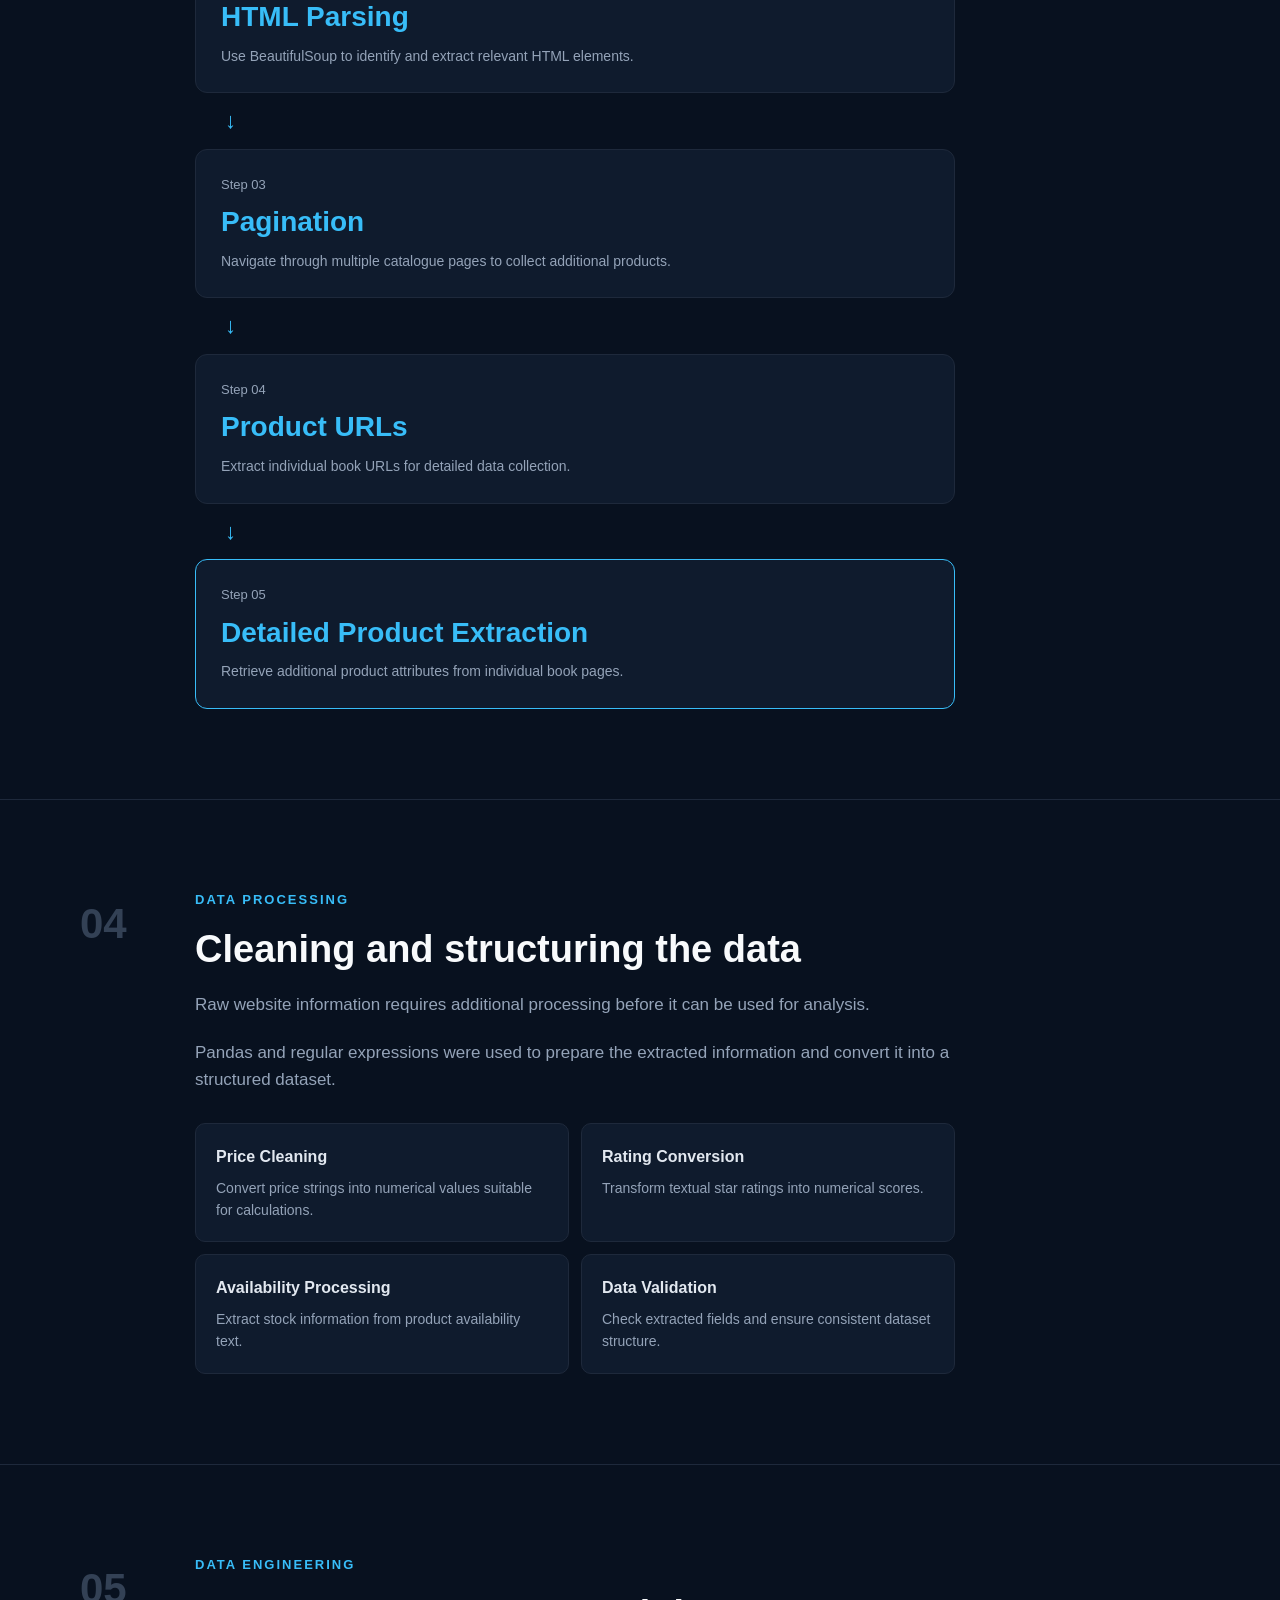
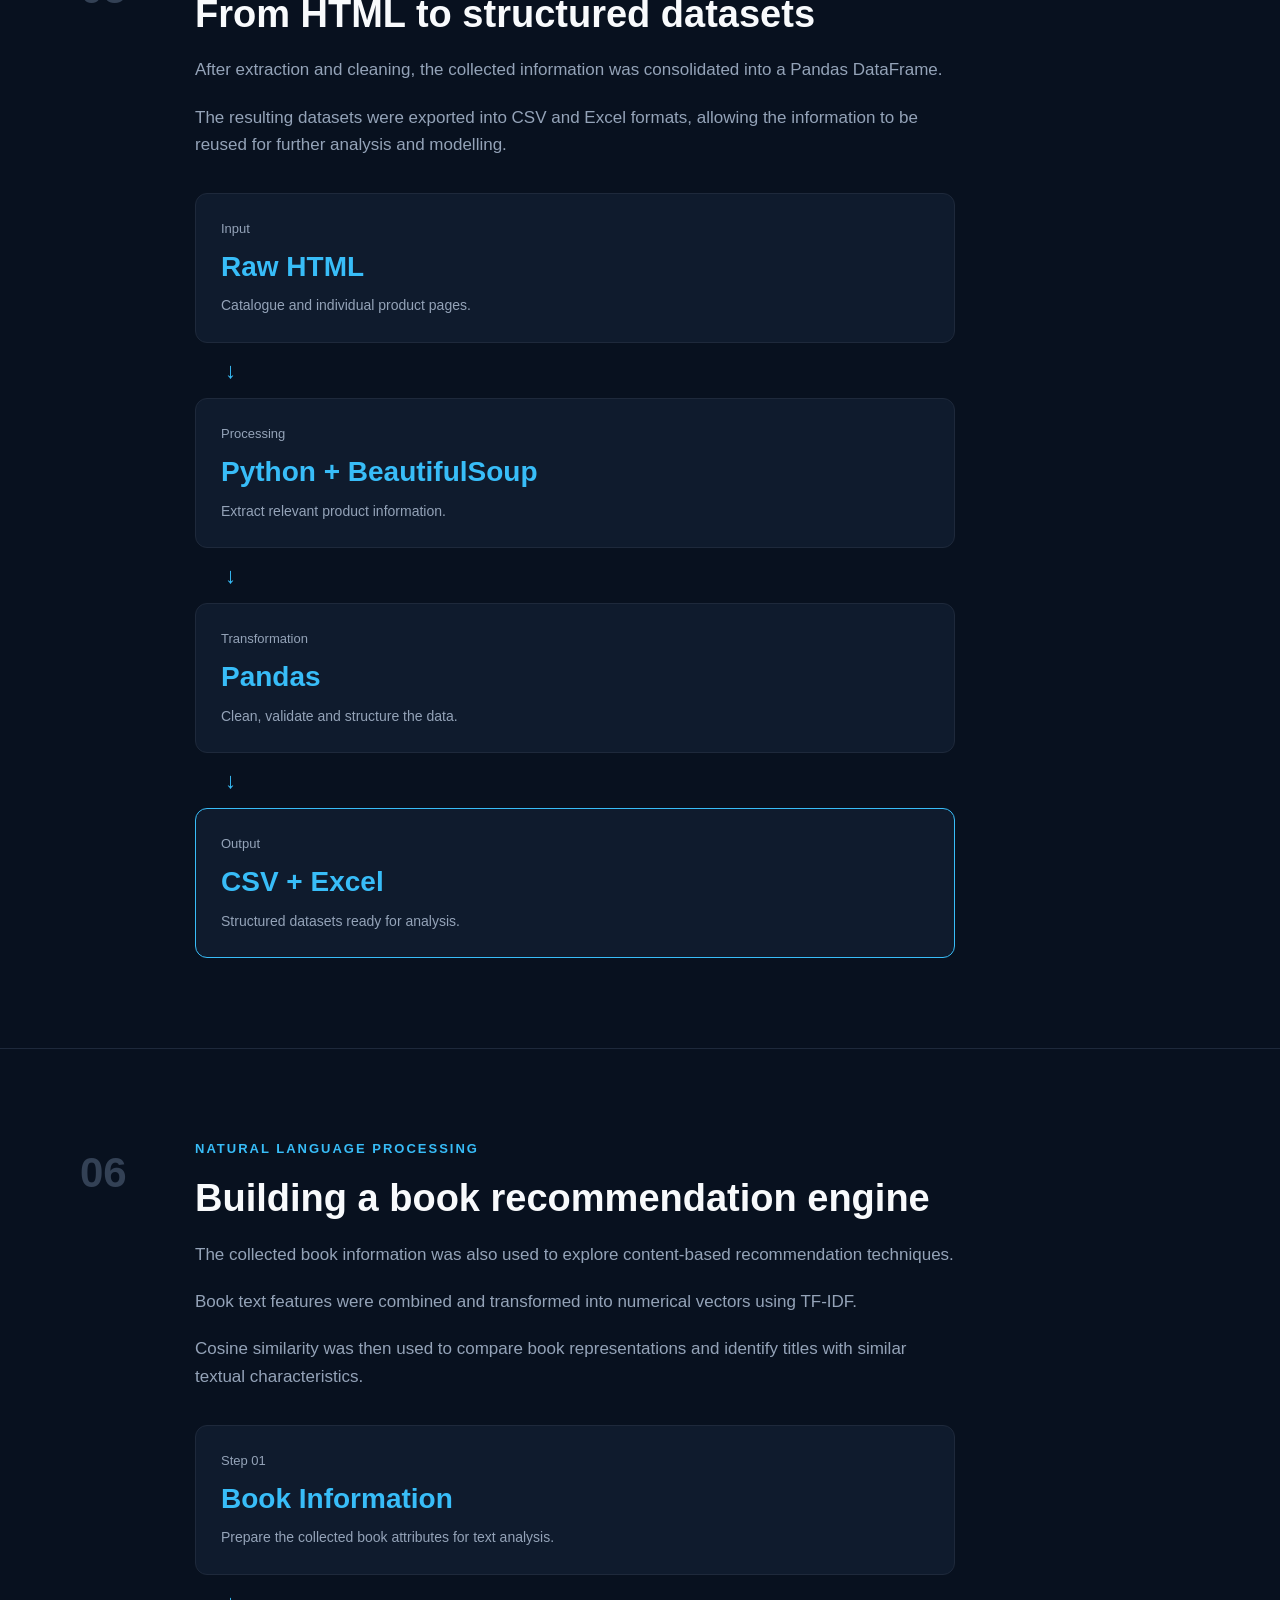
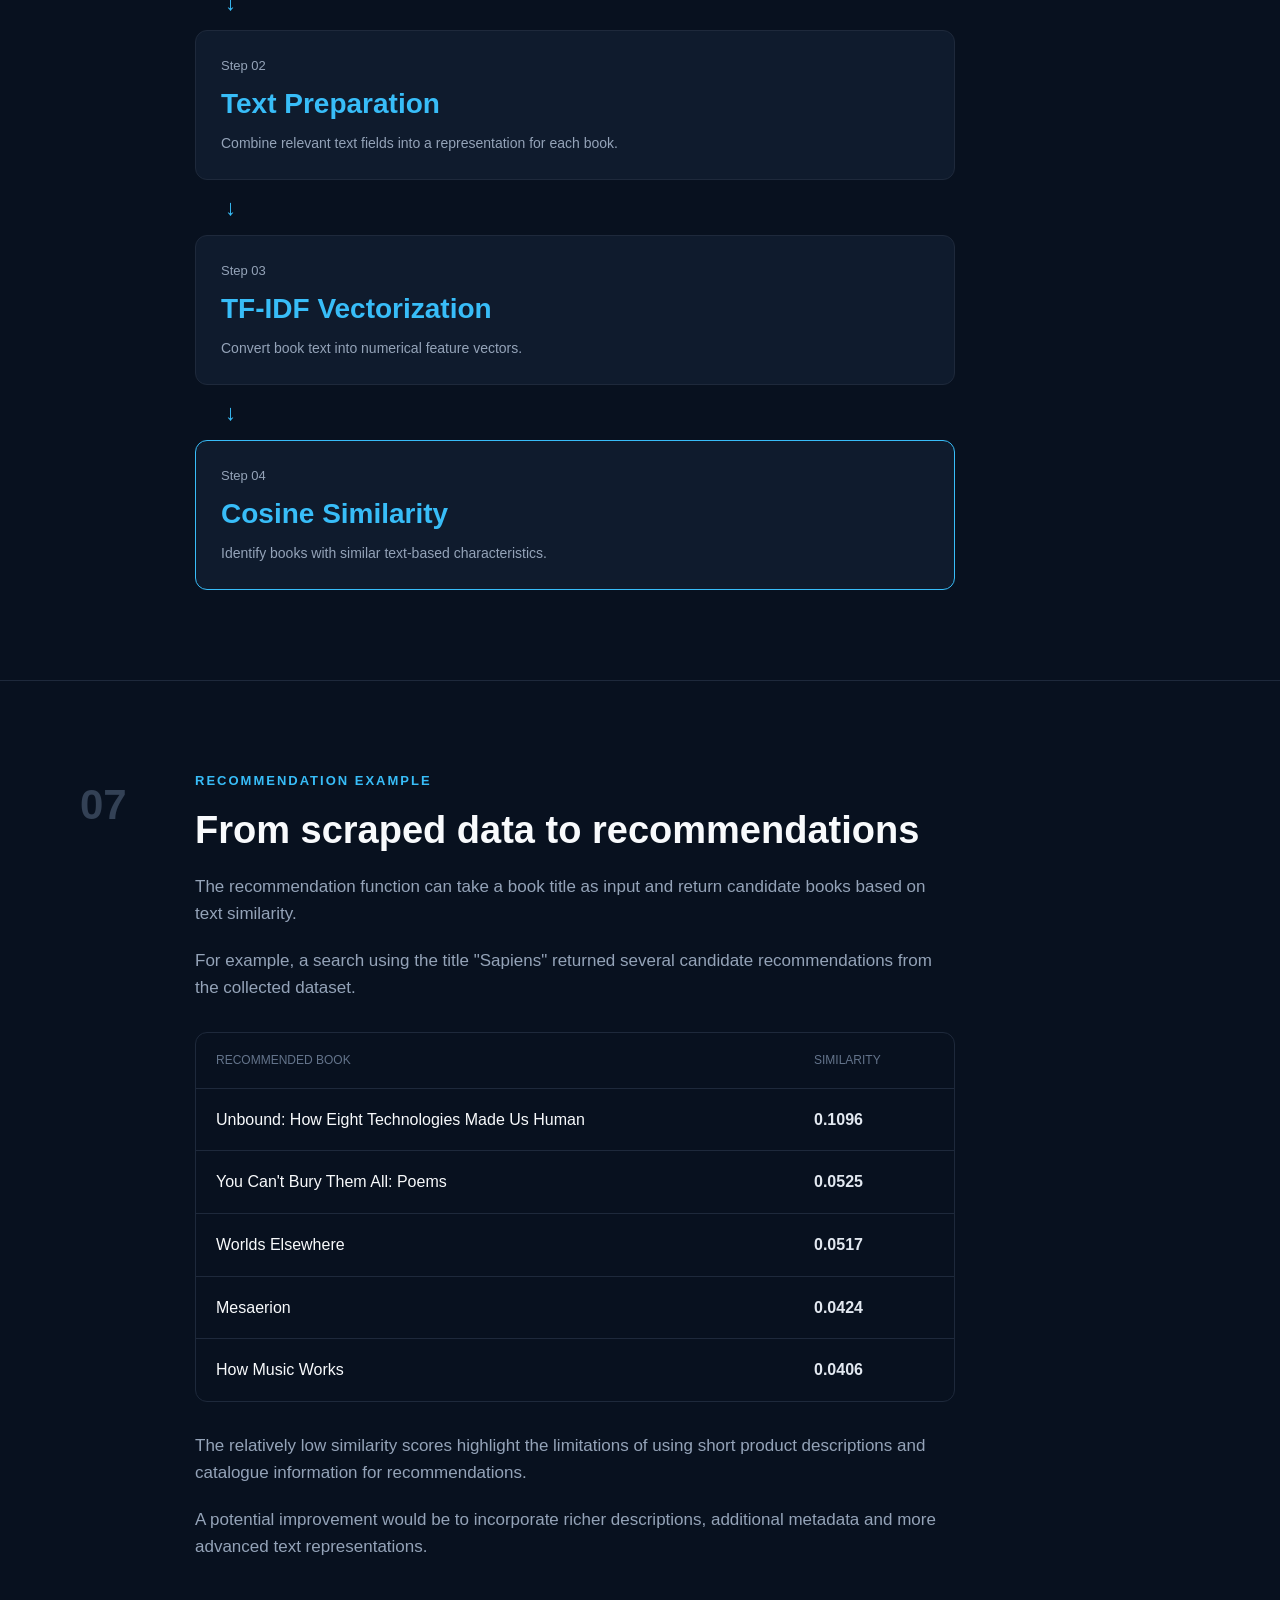
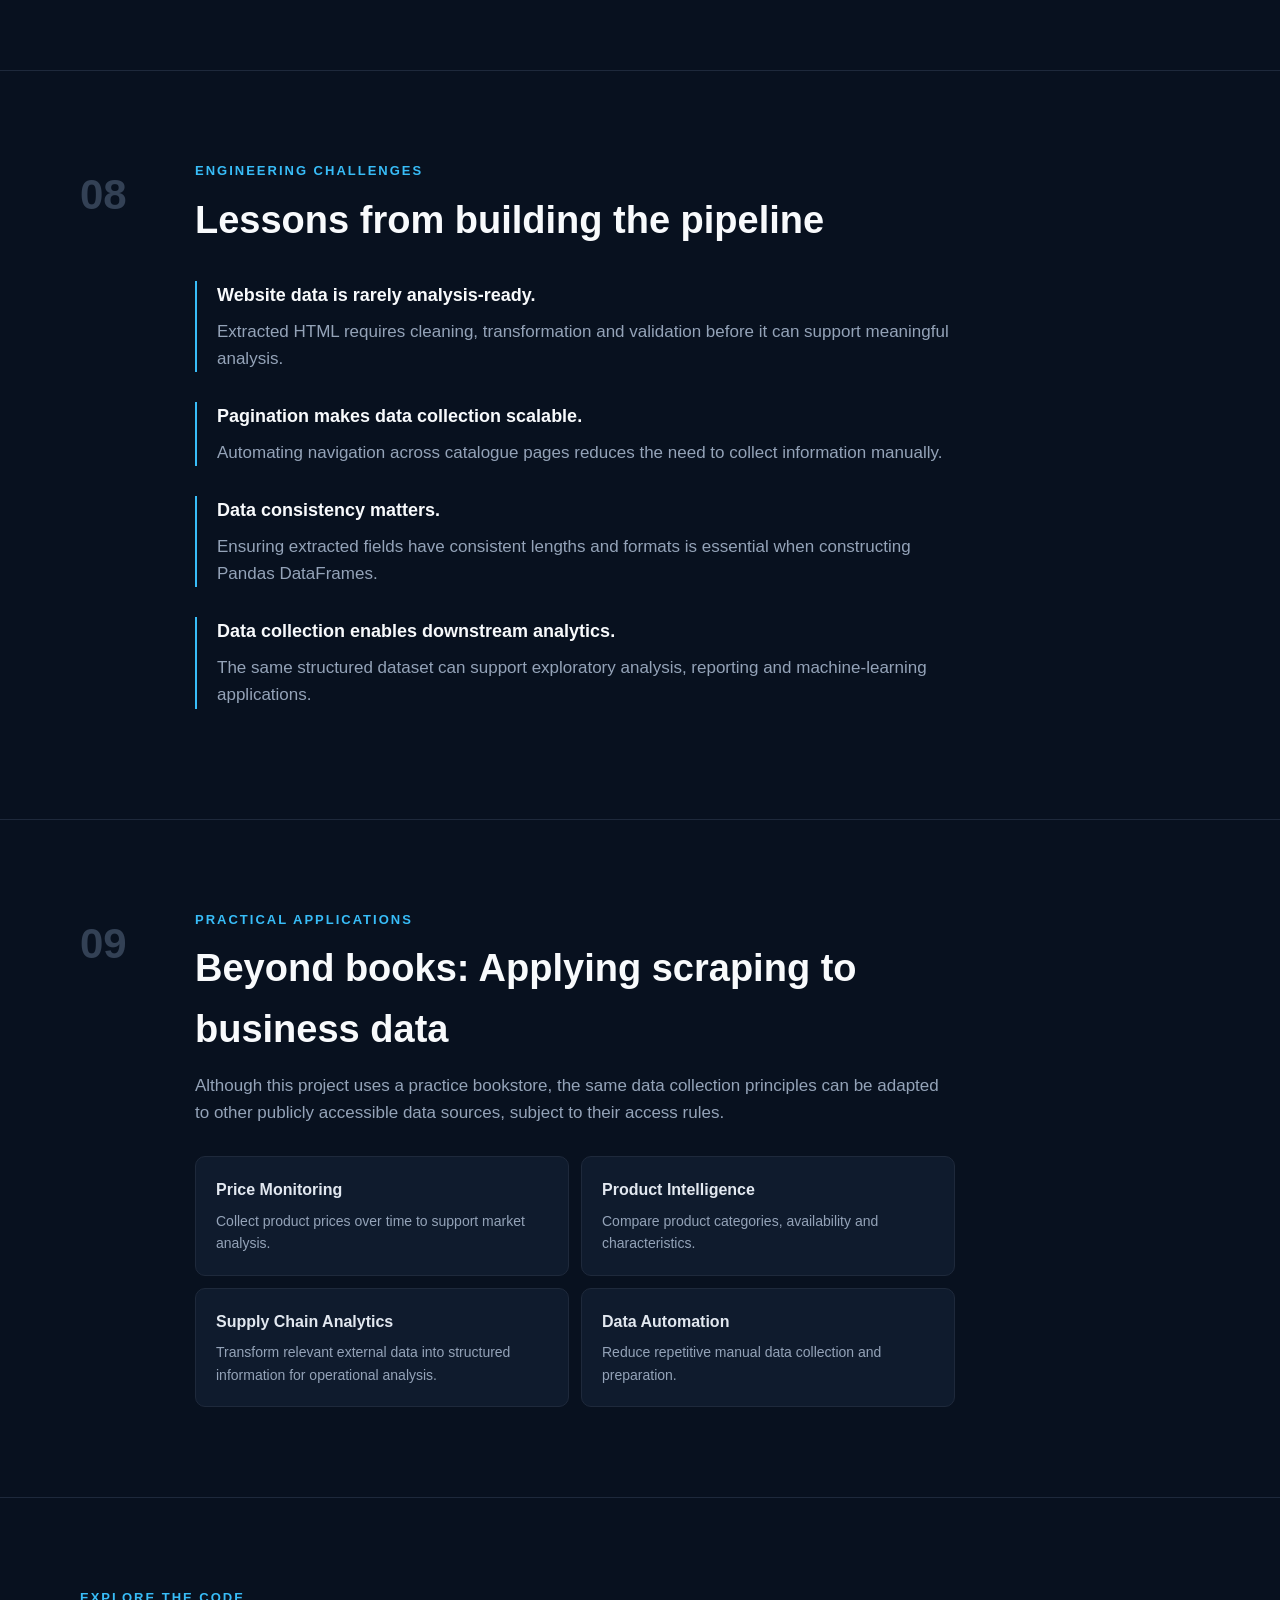
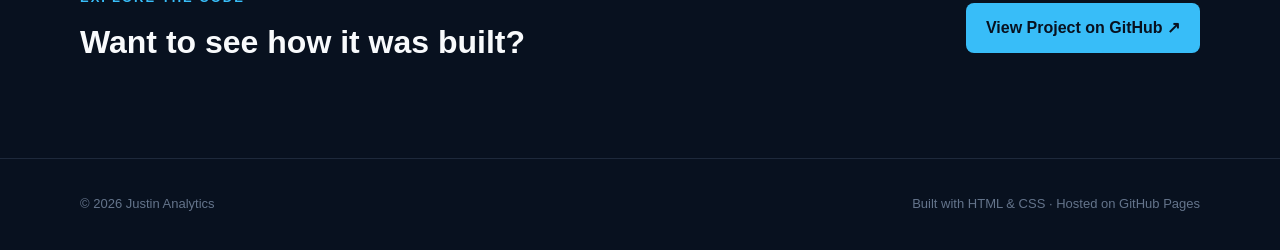
<file: projects/web-scraping.html>
<!DOCTYPE html>
<html lang="en">

<head>
    <meta charset="UTF-8">
    <meta name="viewport"
          content="width=device-width, initial-scale=1.0">

    <meta name="description"
          content="Web Scraping and Data Mining case study by Justin Analytics.">

    <title>Web Scraping & Data Mining | Justin Analytics</title>

    <link rel="stylesheet" href="../style.css">
</head>
<!-- GoatCounter pageview tracking -->

<script
    data-goatcounter="https://justinanalytics.goatcounter.com/count"
    async
    src="https://gc.zgo.at/count.js">
</script>
<body>

<!-- NAVIGATION -->

<nav>
    <div class="container nav-container">

        <a href="../index.html"
           class="logo"
           style="text-decoration:none; color:white;">
            JUSTIN<span>ANALYTICS</span>
        </a>

        <div class="nav-links">

            <a href="../index.html#projects">
                Projects
            </a>

            <a href="../index.html#about">
                About
            </a>

            <a href="https://github.com/ShinyDratini"
               target="_blank"
               rel="noopener noreferrer">
                GitHub
            </a>

        </div>

    </div>
</nav>


<main>

<!-- PROJECT HERO -->

<section class="case-hero">

    <div class="container">

        <a href="../index.html#projects"
           class="back-link">
            ← Back to Projects
        </a>

        <div class="section-label">
            03 / WEB SCRAPING · DATA MINING · NLP
        </div>

        <h1 class="case-title">
            Web Scraping &
            <span class="gradient-text">
                Data Mining.
            </span>
        </h1>

        <p class="case-intro">
            Building an automated Python pipeline to collect,
            clean and transform website data into structured
            datasets, followed by an NLP-powered book
            recommendation system.
        </p>

        <div class="skills">

            <span class="skill">Python</span>
            <span class="skill">Requests</span>
            <span class="skill">BeautifulSoup</span>
            <span class="skill">Pandas</span>
            <span class="skill">Regex</span>
            <span class="skill">TF-IDF</span>
            <span class="skill">Cosine Similarity</span>

        </div>

        <div class="hero-buttons">

            <a href="https://github.com/ShinyDratini/web-scraping-data-mining"
               target="_blank"
               rel="noopener noreferrer"
               class="btn btn-primary">
                View GitHub Repository ↗
            </a>

        </div>

    </div>

</section>


<!-- PROJECT HIGHLIGHTS -->

<section class="case-section">

    <div class="container">

        <div class="section-label">
            At a Glance
        </div>

        <h2 class="section-title">
            Project Highlights
        </h2>

        <div class="case-metrics">

            <div class="case-metric">
                <strong>Python</strong>
                <span>Data Collection</span>
            </div>

            <div class="case-metric">
                <strong>HTML</strong>
                <span>Source Data</span>
            </div>

            <div class="case-metric">
                <strong>CSV / XLSX</strong>
                <span>Data Export</span>
            </div>

            <div class="case-metric">
                <strong>TF-IDF</strong>
                <span>Recommendation Engine</span>
            </div>

        </div>

    </div>

</section>


<!-- THE PROBLEM -->

<section class="case-section">

    <div class="container case-content">

        <div class="case-number">01</div>

        <div>

            <div class="section-label">
                The Problem
            </div>

            <h2 class="section-title">
                Turning website information into usable data
            </h2>

            <p>
                Product information is often distributed across
                multiple website pages, making manual collection
                time-consuming and difficult to scale.
            </p>

            <p>
                For example, an online bookstore may display
                basic product information on catalogue pages,
                while additional details are only available
                through individual product pages.
            </p>

            <p>
                This project explores how Python can automate
                the collection of website information and
                transform unstructured HTML into structured
                datasets suitable for analysis.
            </p>

        </div>

    </div>

</section>


<!-- DATA SOURCE -->

<section class="case-section">

    <div class="container case-content">

        <div class="case-number">02</div>

        <div>

            <div class="section-label">
                Data Source
            </div>

            <h2 class="section-title">
                Books to Scrape
            </h2>

            <p>
                The project uses Books to Scrape, a website
                designed for practising web scraping techniques.
            </p>

            <p>
                Its catalogue structure provides an opportunity
                to practise collecting product information,
                navigating pagination and extracting additional
                details from individual product pages.
            </p>

            <div class="data-grid">

                <div>
                    <strong>title</strong>
                    <span>Book title</span>
                </div>

                <div>
                    <strong>price</strong>
                    <span>Listed product price</span>
                </div>

                <div>
                    <strong>rating</strong>
                    <span>Rating from 1 to 5</span>
                </div>

                <div>
                    <strong>availability</strong>
                    <span>Stock availability</span>
                </div>

                <div>
                    <strong>category</strong>
                    <span>Book category</span>
                </div>

                <div>
                    <strong>product_url</strong>
                    <span>Individual product page</span>
                </div>

                <div>
                    <strong>UPC</strong>
                    <span>Product identifier</span>
                </div>

                <div>
                    <strong>number_of_reviews</strong>
                    <span>Product review count</span>
                </div>

            </div>

        </div>

    </div>

</section>


<!-- DATA COLLECTION -->

<section class="case-section">

    <div class="container case-content">

        <div class="case-number">03</div>

        <div>

            <div class="section-label">
                Data Collection
            </div>

            <h2 class="section-title">
                Building the scraping pipeline
            </h2>

            <p>
                Python Requests was used to retrieve HTML
                content from catalogue and product pages.
            </p>

            <p>
                BeautifulSoup was then used to parse the
                HTML and extract relevant product information.
            </p>

            <div class="journey">

                <div class="journey-step">

                    <span>Step 01</span>

                    <strong>
                        Catalogue Pages
                    </strong>

                    <p>
                        Retrieve the HTML content containing
                        book listings.
                    </p>

                </div>

                <div class="journey-arrow">↓</div>

                <div class="journey-step">

                    <span>Step 02</span>

                    <strong>
                        HTML Parsing
                    </strong>

                    <p>
                        Use BeautifulSoup to identify and
                        extract relevant HTML elements.
                    </p>

                </div>

                <div class="journey-arrow">↓</div>

                <div class="journey-step">

                    <span>Step 03</span>

                    <strong>
                        Pagination
                    </strong>

                    <p>
                        Navigate through multiple catalogue
                        pages to collect additional products.
                    </p>

                </div>

                <div class="journey-arrow">↓</div>

                <div class="journey-step">

                    <span>Step 04</span>

                    <strong>
                        Product URLs
                    </strong>

                    <p>
                        Extract individual book URLs for
                        detailed data collection.
                    </p>

                </div>

                <div class="journey-arrow">↓</div>

                <div class="journey-step final-step">

                    <span>Step 05</span>

                    <strong>
                        Detailed Product Extraction
                    </strong>

                    <p>
                        Retrieve additional product attributes
                        from individual book pages.
                    </p>

                </div>

            </div>

        </div>

    </div>

</section>


<!-- DATA CLEANING -->

<section class="case-section">

    <div class="container case-content">

        <div class="case-number">04</div>

        <div>

            <div class="section-label">
                Data Processing
            </div>

            <h2 class="section-title">
                Cleaning and structuring the data
            </h2>

            <p>
                Raw website information requires additional
                processing before it can be used for analysis.
            </p>

            <p>
                Pandas and regular expressions were used to
                prepare the extracted information and convert
                it into a structured dataset.
            </p>

            <div class="feature-grid">

                <div class="feature-box">

                    <strong>
                        Price Cleaning
                    </strong>

                    <p>
                        Convert price strings into numerical
                        values suitable for calculations.
                    </p>

                </div>

                <div class="feature-box">

                    <strong>
                        Rating Conversion
                    </strong>

                    <p>
                        Transform textual star ratings
                        into numerical scores.
                    </p>

                </div>

                <div class="feature-box">

                    <strong>
                        Availability Processing
                    </strong>

                    <p>
                        Extract stock information from
                        product availability text.
                    </p>

                </div>

                <div class="feature-box">

                    <strong>
                        Data Validation
                    </strong>

                    <p>
                        Check extracted fields and
                        ensure consistent dataset structure.
                    </p>

                </div>

            </div>

        </div>

    </div>

</section>


<!-- DATA EXPORT -->

<section class="case-section">

    <div class="container case-content">

        <div class="case-number">05</div>

        <div>

            <div class="section-label">
                Data Engineering
            </div>

            <h2 class="section-title">
                From HTML to structured datasets
            </h2>

            <p>
                After extraction and cleaning, the collected
                information was consolidated into a Pandas
                DataFrame.
            </p>

            <p>
                The resulting datasets were exported into
                CSV and Excel formats, allowing the information
                to be reused for further analysis and modelling.
            </p>

            <div class="journey">

                <div class="journey-step">

                    <span>Input</span>

                    <strong>
                        Raw HTML
                    </strong>

                    <p>
                        Catalogue and individual product pages.
                    </p>

                </div>

                <div class="journey-arrow">↓</div>

                <div class="journey-step">

                    <span>Processing</span>

                    <strong>
                        Python + BeautifulSoup
                    </strong>

                    <p>
                        Extract relevant product information.
                    </p>

                </div>

                <div class="journey-arrow">↓</div>

                <div class="journey-step">

                    <span>Transformation</span>

                    <strong>
                        Pandas
                    </strong>

                    <p>
                        Clean, validate and structure the data.
                    </p>

                </div>

                <div class="journey-arrow">↓</div>

                <div class="journey-step final-step">

                    <span>Output</span>

                    <strong>
                        CSV + Excel
                    </strong>

                    <p>
                        Structured datasets ready for analysis.
                    </p>

                </div>

            </div>

        </div>

    </div>

</section>


<!-- NLP RECOMMENDER -->

<section class="case-section">

    <div class="container case-content">

        <div class="case-number">06</div>

        <div>

            <div class="section-label">
                Natural Language Processing
            </div>

            <h2 class="section-title">
                Building a book recommendation engine
            </h2>

            <p>
                The collected book information was also used
                to explore content-based recommendation
                techniques.
            </p>

            <p>
                Book text features were combined and
                transformed into numerical vectors using
                TF-IDF.
            </p>

            <p>
                Cosine similarity was then used to compare
                book representations and identify titles
                with similar textual characteristics.
            </p>

            <div class="journey">

                <div class="journey-step">

                    <span>Step 01</span>

                    <strong>
                        Book Information
                    </strong>

                    <p>
                        Prepare the collected book
                        attributes for text analysis.
                    </p>

                </div>

                <div class="journey-arrow">↓</div>

                <div class="journey-step">

                    <span>Step 02</span>

                    <strong>
                        Text Preparation
                    </strong>

                    <p>
                        Combine relevant text fields into
                        a representation for each book.
                    </p>

                </div>

                <div class="journey-arrow">↓</div>

                <div class="journey-step">

                    <span>Step 03</span>

                    <strong>
                        TF-IDF Vectorization
                    </strong>

                    <p>
                        Convert book text into numerical
                        feature vectors.
                    </p>

                </div>

                <div class="journey-arrow">↓</div>

                <div class="journey-step final-step">

                    <span>Step 04</span>

                    <strong>
                        Cosine Similarity
                    </strong>

                    <p>
                        Identify books with similar
                        text-based characteristics.
                    </p>

                </div>

            </div>

        </div>

    </div>

</section>


<!-- RECOMMENDATION EXAMPLE -->

<section class="case-section">

    <div class="container case-content">

        <div class="case-number">07</div>

        <div>

            <div class="section-label">
                Recommendation Example
            </div>

            <h2 class="section-title">
                From scraped data to recommendations
            </h2>

            <p>
                The recommendation function can take a
                book title as input and return candidate
                books based on text similarity.
            </p>

            <p>
                For example, a search using the title
                "Sapiens" returned several candidate
                recommendations from the collected dataset.
            </p>

            <div class="model-table">

                <div class="model-row model-header">

                    <span>Recommended Book</span>
                    <span>Similarity</span>

                </div>

                <div class="model-row">

                    <span>
                        Unbound: How Eight Technologies
                        Made Us Human
                    </span>

                    <strong>0.1096</strong>

                </div>

                <div class="model-row">

                    <span>
                        You Can't Bury Them All: Poems
                    </span>

                    <strong>0.0525</strong>

                </div>

                <div class="model-row">

                    <span>
                        Worlds Elsewhere
                    </span>

                    <strong>0.0517</strong>

                </div>

                <div class="model-row">

                    <span>
                        Mesaerion
                    </span>

                    <strong>0.0424</strong>

                </div>

                <div class="model-row">

                    <span>
                        How Music Works
                    </span>

                    <strong>0.0406</strong>

                </div>

            </div>

            <p style="margin-top:30px;">
                The relatively low similarity scores
                highlight the limitations of using
                short product descriptions and
                catalogue information for recommendations.
            </p>

            <p>
                A potential improvement would be to
                incorporate richer descriptions,
                additional metadata and more advanced
                text representations.
            </p>

        </div>

    </div>

</section>


<!-- CHALLENGES -->

<section class="case-section">

    <div class="container case-content">

        <div class="case-number">08</div>

        <div>

            <div class="section-label">
                Engineering Challenges
            </div>

            <h2 class="section-title">
                Lessons from building the pipeline
            </h2>

            <div class="takeaway">

                <strong>
                    Website data is rarely analysis-ready.
                </strong>

                <p>
                    Extracted HTML requires cleaning,
                    transformation and validation before
                    it can support meaningful analysis.
                </p>

            </div>

            <div class="takeaway">

                <strong>
                    Pagination makes data collection scalable.
                </strong>

                <p>
                    Automating navigation across catalogue
                    pages reduces the need to collect
                    information manually.
                </p>

            </div>

            <div class="takeaway">

                <strong>
                    Data consistency matters.
                </strong>

                <p>
                    Ensuring extracted fields have
                    consistent lengths and formats
                    is essential when constructing
                    Pandas DataFrames.
                </p>

            </div>

            <div class="takeaway">

                <strong>
                    Data collection enables downstream analytics.
                </strong>

                <p>
                    The same structured dataset can support
                    exploratory analysis, reporting and
                    machine-learning applications.
                </p>

            </div>

        </div>

    </div>

</section>


<!-- BUSINESS APPLICATION -->

<section class="case-section">

    <div class="container case-content">

        <div class="case-number">09</div>

        <div>

            <div class="section-label">
                Practical Applications
            </div>

            <h2 class="section-title">
                Beyond books: Applying scraping to business data
            </h2>

            <p>
                Although this project uses a practice
                bookstore, the same data collection
                principles can be adapted to other
                publicly accessible data sources,
                subject to their access rules.
            </p>

            <div class="feature-grid">

                <div class="feature-box">

                    <strong>
                        Price Monitoring
                    </strong>

                    <p>
                        Collect product prices over time
                        to support market analysis.
                    </p>

                </div>

                <div class="feature-box">

                    <strong>
                        Product Intelligence
                    </strong>

                    <p>
                        Compare product categories,
                        availability and characteristics.
                    </p>

                </div>

                <div class="feature-box">

                    <strong>
                        Supply Chain Analytics
                    </strong>

                    <p>
                        Transform relevant external data
                        into structured information for
                        operational analysis.
                    </p>

                </div>

                <div class="feature-box">

                    <strong>
                        Data Automation
                    </strong>

                    <p>
                        Reduce repetitive manual data
                        collection and preparation.
                    </p>

                </div>

            </div>

        </div>

    </div>

</section>


<!-- GITHUB -->

<section class="case-section">

    <div class="container project-end">

        <div>

            <div class="section-label">
                Explore the Code
            </div>

            <h2>
                Want to see how it was built?
            </h2>

        </div>

        <a href="https://github.com/ShinyDratini/web-scraping-data-mining"
           target="_blank"
           rel="noopener noreferrer"
           class="btn btn-primary">

            View Project on GitHub ↗

        </a>

    </div>

</section>

</main>


<footer>

    <div class="container footer-content">

        <span>© 2026 Justin Analytics</span>

        <span>
            Built with HTML & CSS · Hosted on GitHub Pages
        </span>

    </div>

</footer>

</body>
</html>
</file>
<file: style.css>
* {
    box-sizing: border-box;
    margin: 0;
    padding: 0;
}

html {
    scroll-behavior: smooth;
}

body {
    font-family: Inter, -apple-system, BlinkMacSystemFont, "Segoe UI", sans-serif;
    background: #08111f;
    color: #f8fafc;
    line-height: 1.6;
}

.container {
    width: min(1120px, 90%);
    margin: auto;
}

/* NAVIGATION */

nav {
    position: sticky;
    top: 0;
    z-index: 100;
    background: rgba(8, 17, 31, 0.88);
    backdrop-filter: blur(12px);
    border-bottom: 1px solid rgba(255,255,255,.06);
}

.nav-container {
    height: 72px;
    display: flex;
    justify-content: space-between;
    align-items: center;
}

.logo {
    font-weight: 800;
    letter-spacing: 1px;
}

.logo span {
    color: #38bdf8;
}

.nav-links {
    display: flex;
    gap: 28px;
}

.nav-links a {
    color: #cbd5e1;
    text-decoration: none;
    font-size: 14px;
    transition: .2s;
}

.nav-links a:hover {
    color: #38bdf8;
}

/* HERO */

.hero {
    min-height: 80vh;
    display: flex;
    align-items: center;
    padding: 80px 0;
}

.eyebrow {
    color: #38bdf8;
    font-weight: 700;
    margin-bottom: 18px;
    letter-spacing: .5px;
}

.hero h1 {
    font-size: clamp(48px, 7vw, 82px);
    line-height: 1.05;
    max-width: 850px;
    letter-spacing: -3px;
}

.gradient-text {
    background: linear-gradient(90deg, #38bdf8, #818cf8);
    -webkit-background-clip: text;
    -webkit-text-fill-color: transparent;
}

.hero-description {
    max-width: 700px;
    margin-top: 26px;
    color: #94a3b8;
    font-size: 19px;
}

.hero-buttons {
    margin-top: 34px;
    display: flex;
    gap: 14px;
    flex-wrap: wrap;
}

.btn {
    display: inline-block;
    padding: 12px 20px;
    border-radius: 8px;
    text-decoration: none;
    font-weight: 700;
    transition: .2s;
}

.btn-primary {
    background: #38bdf8;
    color: #08111f;
}

.btn-primary:hover {
    transform: translateY(-2px);
    background: #7dd3fc;
}

.btn-secondary {
    border: 1px solid #334155;
    color: #e2e8f0;
}

.btn-secondary:hover {
    border-color: #38bdf8;
    color: #38bdf8;
}

.skills {
    display: flex;
    flex-wrap: wrap;
    gap: 9px;
    margin-top: 36px;
}

.skill {
    padding: 6px 11px;
    background: #111c2e;
    border: 1px solid #1e293b;
    border-radius: 6px;
    color: #94a3b8;
    font-size: 13px;
}

/* SECTIONS */

section {
    padding: 90px 0;
}

.section-label {
    color: #38bdf8;
    font-size: 13px;
    font-weight: 800;
    letter-spacing: 2px;
    text-transform: uppercase;
}

.section-title {
    font-size: 38px;
    margin-top: 8px;
    margin-bottom: 12px;
}

.section-description {
    color: #94a3b8;
    max-width: 650px;
    margin-bottom: 42px;
}

/* PROJECTS */

.project-grid {
    display: grid;
    grid-template-columns: repeat(2, 1fr);
    gap: 22px;
}

.project-card {
    background: #0f1b2d;
    border: 1px solid #1e293b;
    border-radius: 16px;
    padding: 30px;
    transition: .25s;
    position: relative;
    overflow: hidden;
}

.project-card:hover {
    transform: translateY(-5px);
    border-color: #38bdf8;
}

.project-number {
    color: #38bdf8;
    font-size: 13px;
    font-weight: 800;
}

.project-card h3 {
    font-size: 23px;
    margin-top: 12px;
}

.project-card p {
    color: #94a3b8;
    margin-top: 12px;
}

.metrics {
    display: flex;
    gap: 12px;
    flex-wrap: wrap;
    margin-top: 22px;
}

.metric {
    background: #08111f;
    border: 1px solid #1e293b;
    padding: 10px 14px;
    border-radius: 8px;
}

.metric strong {
    display: block;
    color: #38bdf8;
    font-size: 18px;
}

.metric span {
    color: #64748b;
    font-size: 11px;
}

.tags {
    display: flex;
    flex-wrap: wrap;
    gap: 7px;
    margin-top: 22px;
}

.tag {
    font-size: 12px;
    color: #7dd3fc;
    background: rgba(56, 189, 248, .08);
    padding: 5px 9px;
    border-radius: 5px;
}

.project-links {
    margin-top: 24px;
    display: flex;
    gap: 18px;
}

.project-links a {
    color: #e2e8f0;
    font-weight: 700;
    text-decoration: none;
    font-size: 14px;
}

.project-links a:hover {
    color: #38bdf8;
}

/* ABOUT */

.about-grid {
    display: grid;
    grid-template-columns: 1.1fr .9fr;
    gap: 70px;
}

.about-text p {
    color: #94a3b8;
    margin-bottom: 18px;
}

.about-stats {
    display: grid;
    grid-template-columns: repeat(2, 1fr);
    gap: 15px;
}

.stat {
    background: #0f1b2d;
    border: 1px solid #1e293b;
    padding: 24px;
    border-radius: 12px;
}

.stat strong {
    display: block;
    color: #38bdf8;
    font-size: 28px;
}

.stat span {
    color: #94a3b8;
    font-size: 13px;
}

/* FOOTER */

footer {
    border-top: 1px solid #1e293b;
    padding: 35px 0;
    color: #64748b;
    font-size: 13px;
}

.footer-content {
    display: flex;
    justify-content: space-between;
}

/* MOBILE */

@media (max-width: 760px) {
    .nav-links {
        gap: 14px;
    }

    .hero h1 {
        letter-spacing: -2px;
    }

    .project-grid,
    .about-grid {
        grid-template-columns: 1fr;
    }

    .about-grid {
        gap: 35px;
    }

    .footer-content {
        flex-direction: column;
        gap: 8px;
    }
}

/* ========================================
   CASE STUDY PAGES
======================================== */

.case-hero {
    padding: 110px 0 70px;
}

.back-link {
    display: inline-block;
    color: #94a3b8;
    text-decoration: none;
    margin-bottom: 45px;
    font-size: 14px;
}

.back-link:hover {
    color: #38bdf8;
}

.case-title {
    font-size: clamp(52px, 7vw, 86px);
    line-height: 1;
    letter-spacing: -4px;
    max-width: 850px;
    margin-top: 16px;
}

.case-intro {
    max-width: 720px;
    color: #94a3b8;
    font-size: 20px;
    margin-top: 28px;
    line-height: 1.7;
}

.case-section {
    border-top: 1px solid #1e293b;
}

.case-metrics {
    display: grid;
    grid-template-columns: repeat(4, 1fr);
    gap: 15px;
    margin-top: 35px;
}

.case-metric {
    background: #0f1b2d;
    border: 1px solid #1e293b;
    border-radius: 12px;
    padding: 25px;
}

.case-metric strong {
    display: block;
    color: #38bdf8;
    font-size: 30px;
}

.case-metric span {
    color: #94a3b8;
    font-size: 13px;
}

.case-content {
    display: grid;
    grid-template-columns: 80px minmax(0, 760px);
    gap: 35px;
}

.case-number {
    color: #334155;
    font-size: 42px;
    font-weight: 800;
}

.case-content p {
    color: #94a3b8;
    font-size: 17px;
    margin-bottom: 20px;
}

.data-grid,
.feature-grid {
    display: grid;
    grid-template-columns: repeat(2, 1fr);
    gap: 12px;
    margin-top: 30px;
}

.data-grid > div,
.feature-box {
    background: #0f1b2d;
    border: 1px solid #1e293b;
    padding: 20px;
    border-radius: 10px;
}

.data-grid strong {
    display: block;
    color: #38bdf8;
}

.data-grid span {
    color: #64748b;
    font-size: 13px;
}

.feature-box strong {
    color: #e2e8f0;
}

.feature-box p {
    font-size: 14px;
    margin: 7px 0 0;
}

.journey {
    margin-top: 35px;
}

.journey-step {
    background: #0f1b2d;
    border: 1px solid #1e293b;
    border-radius: 12px;
    padding: 25px;
}

.journey-step span {
    display: block;
    color: #94a3b8;
    font-size: 13px;
}

.journey-step strong {
    display: block;
    color: #38bdf8;
    font-size: 28px;
    margin: 5px 0;
}

.journey-step p {
    font-size: 14px;
    margin: 5px 0 0;
}

.journey-arrow {
    color: #38bdf8;
    margin: 10px 0 10px 30px;
    font-size: 22px;
}

.final-step {
    border-color: #38bdf8;
}

.model-table {
    margin-top: 30px;
    border: 1px solid #1e293b;
    border-radius: 12px;
    overflow: hidden;
}

.model-row {
    display: grid;
    grid-template-columns: 1fr 120px;
    padding: 18px 20px;
    border-bottom: 1px solid #1e293b;
}

.model-row:last-child {
    border-bottom: none;
}

.model-header {
    color: #64748b;
    font-size: 12px;
    text-transform: uppercase;
}

.model-row strong {
    color: #e2e8f0;
}

.best-model {
    background: rgba(56, 189, 248, .07);
}

.best-model strong {
    color: #38bdf8;
}

.results-grid {
    display: grid;
    grid-template-columns: repeat(2, 1fr);
    gap: 15px;
    margin-top: 30px;
}

.results-grid div {
    background: #0f1b2d;
    border: 1px solid #1e293b;
    border-radius: 12px;
    padding: 25px;
}

.results-grid span {
    display: block;
    color: #64748b;
    font-size: 12px;
}

.results-grid strong {
    color: #38bdf8;
    font-size: 30px;
}

.importance-item {
    margin-top: 35px;
}

.importance-item > div:first-child {
    display: flex;
    justify-content: space-between;
    margin-bottom: 10px;
}

.importance-item span {
    color: #38bdf8;
}

.importance-bar {
    height: 12px;
    background: #111c2e;
    border-radius: 20px;
    overflow: hidden;
}

.importance-bar div {
    height: 100%;
    background: linear-gradient(90deg, #38bdf8, #818cf8);
    border-radius: 20px;
}

.takeaway {
    border-left: 2px solid #38bdf8;
    padding-left: 20px;
    margin-top: 30px;
}

.takeaway strong {
    font-size: 18px;
}

.takeaway p {
    margin-top: 8px;
}

.project-end {
    display: flex;
    justify-content: space-between;
    align-items: center;
    gap: 30px;
}

.project-end h2 {
    margin-top: 8px;
    font-size: 32px;
}

@media (max-width: 760px) {

    .case-title {
        letter-spacing: -2px;
    }

    .case-metrics {
        grid-template-columns: repeat(2, 1fr);
    }

    .case-content {
        grid-template-columns: 1fr;
    }

    .case-number {
        font-size: 25px;
    }

    .data-grid,
    .feature-grid,
    .results-grid {
        grid-template-columns: 1fr;
    }

    .project-end {
        flex-direction: column;
        align-items: flex-start;
    }
}


/* POTHOLE PROJECT SLIDESHOW */

.pothole-slideshow {
    max-width: 1000px;
    margin: 40px auto 0;
    padding: 16px;
    background: #0f1b2d;
    border: 1px solid #24364d;
    border-radius: 18px;
}

.pothole-slideshow img {
    display: block;
    width: 100%;
    height: auto;
    aspect-ratio: 16 / 9;
    object-fit: contain;
    background: #ffffff;
    border-radius: 10px;
}

.slideshow-controls {
    display: flex;
    align-items: center;
    justify-content: space-between;
    gap: 12px;
    margin-top: 20px;
}

.slideshow-controls button {
    padding: 12px 20px;
    background: #172b42;
    color: #ffffff;
    border: 1px solid #334155;
    border-radius: 8px;
    cursor: pointer;
    font: inherit;
    transition: 0.2s ease;
}

.slideshow-controls button:hover {
    background: #38bdf8;
    color: #08111f;
}

#slide-counter {
    color: #94a3b8;
    font-size: 14px;
    white-space: nowrap;
}

@media (max-width: 600px) {

    .pothole-slideshow {
        padding: 8px;
    }

    .slideshow-controls button {
        padding: 10px 12px;
        font-size: 13px;
    }

}
/* Portfolio Visitor Counter */

.visitor-counter {
    text-align: center;
    padding: 25px 20px;
    margin: 20px auto;
}

.visitor-label {
    display: block;
    font-size: 12px;
    font-weight: 600;
    letter-spacing: 2px;
    color: #94a3b8;
    margin-bottom: 12px;
}

#portfolio-visit-count {
    display: flex;
    justify-content: center;
}

/* GoatCounter iframe */

#portfolio-visit-count iframe {
    width: 220px;
    height: 100px;
    border: none;
    display: block;
    margin: 0 auto;
}
</file>
